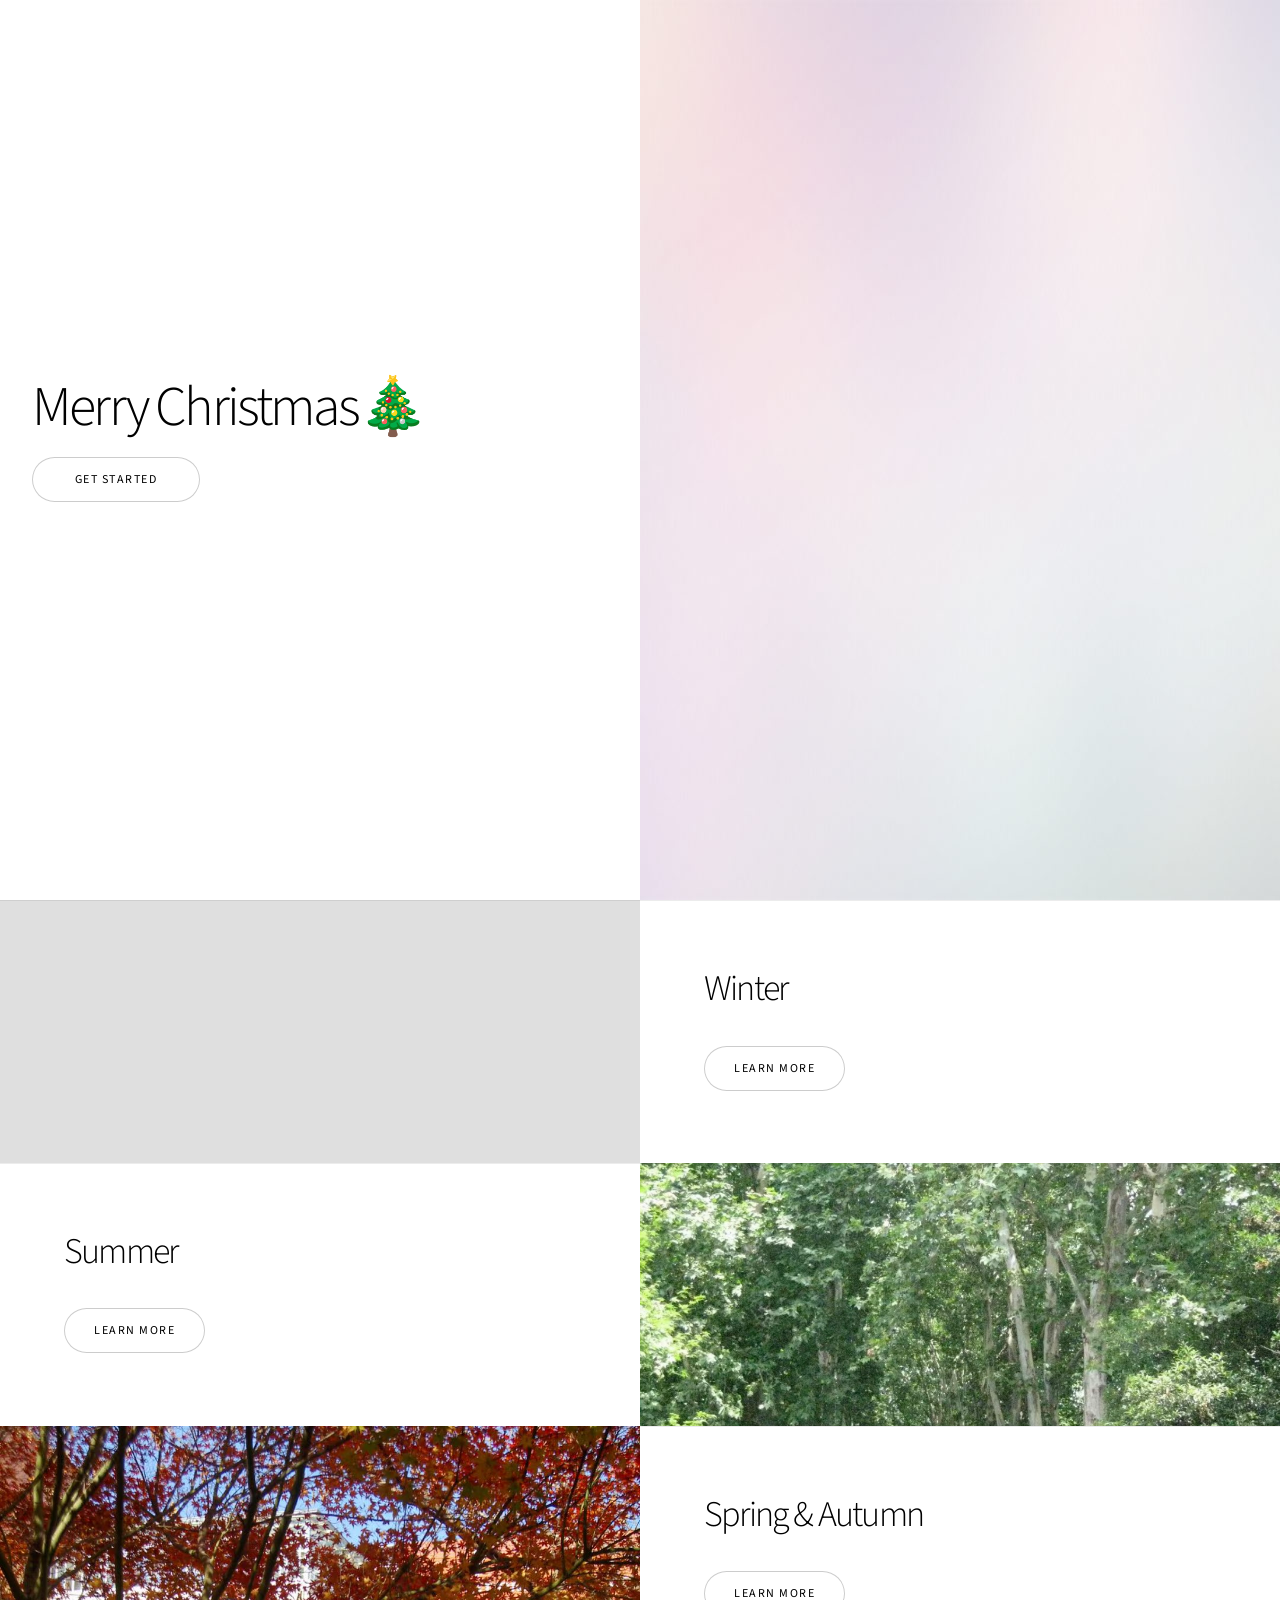
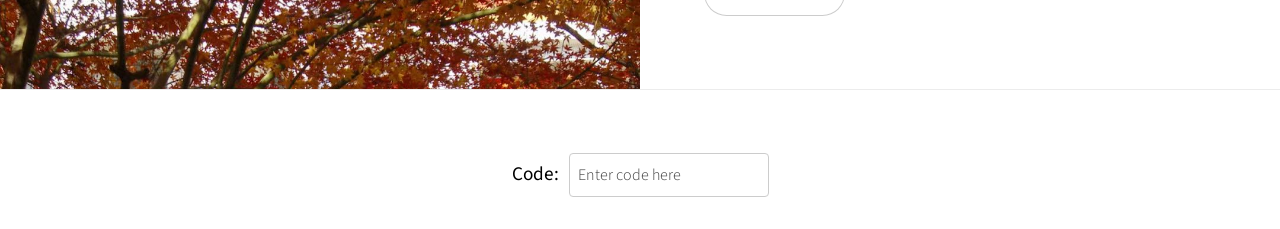
<file: index.html>
<!DOCTYPE HTML>
<html>
	<head>
		<title>Gift for you</title>
		<meta charset="utf-8" />
		<meta name="viewport" content="width=device-width, initial-scale=1, user-scalable=no" />
		<link rel="icon" type="image/x-icon" href="favicon.ico" />
		<link rel="stylesheet" href="assets/css/main.css" />
		<noscript><link rel="stylesheet" href="assets/css/noscript.css" /></noscript>
	</head>
	<body class="is-preload">

		<!-- Wrapper -->
			<div id="wrapper" class="divided">

				<!-- One -->
					<section class="banner style1 orient-left content-align-left image-position-right fullscreen onload-image-fade-in onload-content-fade-right">
						<div class="content">
							<h1>Merry Christmas🎄</h1>
							<ul class="actions stacked">
								<li><a href="#first" class="button big wide smooth-scroll-middle">Get Started</a></li>
							</ul>
						</div>
						<div class="image">
							<img src="images/bg.jpg" alt="" />
						</div>
					</section>

				<!-- Two -->
			<section class="spotlight style1 orient-right content-align-left image-position-center onscroll-image-fade-in" id="first">
						<div class="content">
							<h2>Winter</h2>
							<p></p>
							<ul class="actions stacked">
								<li><a href="subpage1.html" class="button">Learn More</a></li>
							</ul>
						</div>
						<div class="image">
							<img src="our images/winter.jpg" alt="" />
						</div>
					</section>

				<!-- Three -->
			<section class="spotlight style1 orient-left content-align-left image-position-center onscroll-image-fade-in" id="second">
						<div class="content">
							<h2>Summer</h2>
							<p></p>
							<ul class="actions stacked">
								<li><a href="subpage2.html" class="button">Learn More</a></li>
							</ul>
						</div>
						<div class="image">
							<img src="our images/summer.jpg" alt="" />
						</div>
					</section>

				<!-- Four -->
			<section class="spotlight style1 orient-right content-align-left image-position-center onscroll-image-fade-in" id="third">
				<div class="content">
					<h2>Spring & Autumn</h2>
					<p></p>
					<ul class="actions stacked">
						<li><a href="subpage3.html" class="button">Learn More</a></li>
					</ul>
				</div>
				<div class="image" style="overflow: hidden;">
					<img src="our images/autumn.jpg" alt="" style="object-position: top;" />
				</div>
			</section>



				<!-- Seven -->
						<section class="wrapper style1 align-center">
							<div class="inner medium">
								<!-- Code Input Section -->
							<div style="text-align: center;">
								<div style="display: flex; justify-content: center; align-items: center; gap: 10px;">
									<label for="code-input" style="font-size: 1.2em; margin: 0;">Code:</label>
									<input type="text" id="code-input" placeholder="Enter code here" style="padding: 8px; font-size: 1em; border: 1px solid #ccc; border-radius: 4px; width: 200px; margin: 0;" />
								</div>
								<p id="code-message" style="margin-top: 10px; color: #ff6b6b; font-size: 0.9em; display: none;">Incorrect code, please try again.</p>
							</div>
							</div>
						</section>

				</div>

		<!-- Scripts -->
		<script src="assets/js/jquery.min.js"></script>
		<script src="assets/js/jquery.scrollex.min.js"></script>
		<script src="assets/js/jquery.scrolly.min.js"></script>
		<script src="assets/js/browser.min.js"></script>
		<script src="assets/js/breakpoints.min.js"></script>
		<script src="assets/js/util.js"></script>
		<script src="assets/js/main.js"></script>

		<script>
			document.addEventListener('DOMContentLoaded', function() {
			// Code验证功能
			const codeInput = document.getElementById('code-input');
			const codeMessage = document.getElementById('code-message');
			
			if (codeInput) {
				codeInput.addEventListener('keypress', function(event) {
					if (event.key === 'Enter') {
						const enteredCode = codeInput.value.trim();
						
						if (enteredCode === '2672') {
							// 正确代码，跳转到subpage4.html
							window.location.href = 'subpage4.html';
						} else {
							// 错误代码，显示错误消息
							codeMessage.style.display = 'block';
							codeInput.value = '';
							
							// 3秒后隐藏错误消息
							setTimeout(function() {
								codeMessage.style.display = 'none';
							}, 3000);
						}
					}
				});
			}
			
			// 导航栏平滑滚动功能
			const navLinks = document.querySelectorAll('.nav-link');
			navLinks.forEach(link => {
				link.addEventListener('click', function(e) {
					e.preventDefault();
					const targetId = this.getAttribute('href').substring(1);
					const targetElement = document.getElementById(targetId);
					
					if (targetElement) {
						const elementRect = targetElement.getBoundingClientRect();
						const absoluteElementTop = elementRect.top + window.pageYOffset;
						const offsetPosition = absoluteElementTop - (window.innerHeight / 2) + (elementRect.height / 2);
						
						window.scrollTo({
							top: offsetPosition,
							behavior: 'smooth'
						});
					}
				});
			});
		});
		</script>

	</body>
</html>
</file>
<file: assets/css/noscript.css>
/* Banner (transitions) */

	.banner.onload-content-fade-up .content {
		-moz-transition: none;
		-webkit-transition: none;
		-ms-transition: none;
		transition: none;
	}

	body.is-preload .banner.onload-content-fade-up .content {
		-moz-transform: none;
		-webkit-transform: none;
		-ms-transform: none;
		transform: none;
		opacity: 1;
	}

	.banner.onload-content-fade-down .content {
		-moz-transition: none;
		-webkit-transition: none;
		-ms-transition: none;
		transition: none;
	}

	body.is-preload .banner.onload-content-fade-down .content {
		-moz-transform: none;
		-webkit-transform: none;
		-ms-transform: none;
		transform: none;
		opacity: 1;
	}

	.banner.onload-content-fade-left .content {
		-moz-transition: none;
		-webkit-transition: none;
		-ms-transition: none;
		transition: none;
	}

	body.is-preload .banner.onload-content-fade-left .content {
		-moz-transform: none;
		-webkit-transform: none;
		-ms-transform: none;
		transform: none;
		opacity: 1;
	}

	.banner.onload-content-fade-right .content {
		-moz-transition: none;
		-webkit-transition: none;
		-ms-transition: none;
		transition: none;
	}

	body.is-preload .banner.onload-content-fade-right .content {
		-moz-transform: none;
		-webkit-transform: none;
		-ms-transform: none;
		transform: none;
		opacity: 1;
	}

	.banner.onload-content-fade-in .content {
		-moz-transition: none;
		-webkit-transition: none;
		-ms-transition: none;
		transition: none;
	}

	body.is-preload .banner.onload-content-fade-in .content {
		-moz-transform: none;
		-webkit-transform: none;
		-ms-transform: none;
		transform: none;
		opacity: 1;
	}

	.banner.onload-image-fade-up .image {
		-moz-transition: none;
		-webkit-transition: none;
		-ms-transition: none;
		transition: none;
	}

		.banner.onload-image-fade-up .image img {
			-moz-transition: none;
			-webkit-transition: none;
			-ms-transition: none;
			transition: none;
		}

	body.is-preload .banner.onload-image-fade-up .image {
		-moz-transform: none;
		-webkit-transform: none;
		-ms-transform: none;
		transform: none;
		opacity: 1;
	}

		body.is-preload .banner.onload-image-fade-up .image img {
			opacity: 1;
		}

	.banner.onload-image-fade-down .image {
		-moz-transition: none;
		-webkit-transition: none;
		-ms-transition: none;
		transition: none;
	}

		.banner.onload-image-fade-down .image img {
			-moz-transition: none;
			-webkit-transition: none;
			-ms-transition: none;
			transition: none;
		}

	body.is-preload .banner.onload-image-fade-down .image {
		-moz-transform: none;
		-webkit-transform: none;
		-ms-transform: none;
		transform: none;
		opacity: 1;
	}

		body.is-preload .banner.onload-image-fade-down .image img {
			opacity: 1;
		}

	.banner.onload-image-fade-left .image {
		-moz-transition: none;
		-webkit-transition: none;
		-ms-transition: none;
		transition: none;
	}

		.banner.onload-image-fade-left .image img {
			-moz-transition: none;
			-webkit-transition: none;
			-ms-transition: none;
			transition: none;
		}

	body.is-preload .banner.onload-image-fade-left .image {
		-moz-transform: none;
		-webkit-transform: none;
		-ms-transform: none;
		transform: none;
		opacity: 1;
	}

		body.is-preload .banner.onload-image-fade-left .image img {
			opacity: 1;
		}

	.banner.onload-image-fade-right .image {
		-moz-transition: none;
		-webkit-transition: none;
		-ms-transition: none;
		transition: none;
	}

		.banner.onload-image-fade-right .image img {
			-moz-transition: none;
			-webkit-transition: none;
			-ms-transition: none;
			transition: none;
		}

	body.is-preload .banner.onload-image-fade-right .image {
		-moz-transform: none;
		-webkit-transform: none;
		-ms-transform: none;
		transform: none;
		opacity: 1;
	}

		body.is-preload .banner.onload-image-fade-right .image img {
			opacity: 1;
		}

	.banner.onload-image-fade-in .image img {
		-moz-transition: none;
		-webkit-transition: none;
		-ms-transition: none;
		transition: none;
	}

	body.is-preload .banner.onload-image-fade-in .image img {
		opacity: 1;
	}

	.banner.onscroll-content-fade-up .content {
		-moz-transition: none;
		-webkit-transition: none;
		-ms-transition: none;
		transition: none;
	}

	.banner.onscroll-content-fade-up.is-inactive .content {
		-moz-transform: none;
		-webkit-transform: none;
		-ms-transform: none;
		transform: none;
		opacity: 1;
	}

	.banner.onscroll-content-fade-down .content {
		-moz-transition: none;
		-webkit-transition: none;
		-ms-transition: none;
		transition: none;
	}

	.banner.onscroll-content-fade-down.is-inactive .content {
		-moz-transform: none;
		-webkit-transform: none;
		-ms-transform: none;
		transform: none;
		opacity: 1;
	}

	.banner.onscroll-content-fade-left .content {
		-moz-transition: none;
		-webkit-transition: none;
		-ms-transition: none;
		transition: none;
	}

	.banner.onscroll-content-fade-left.is-inactive .content {
		-moz-transform: none;
		-webkit-transform: none;
		-ms-transform: none;
		transform: none;
		opacity: 1;
	}

	.banner.onscroll-content-fade-right .content {
		-moz-transition: none;
		-webkit-transition: none;
		-ms-transition: none;
		transition: none;
	}

	.banner.onscroll-content-fade-right.is-inactive .content {
		-moz-transform: none;
		-webkit-transform: none;
		-ms-transform: none;
		transform: none;
		opacity: 1;
	}

	.banner.onscroll-content-fade-in .content {
		-moz-transition: none;
		-webkit-transition: none;
		-ms-transition: none;
		transition: none;
	}

	.banner.onscroll-content-fade-in.is-inactive .content {
		-moz-transform: none;
		-webkit-transform: none;
		-ms-transform: none;
		transform: none;
		opacity: 1;
	}

	.banner.onscroll-image-fade-up .image {
		-moz-transition: none;
		-webkit-transition: none;
		-ms-transition: none;
		transition: none;
	}

		.banner.onscroll-image-fade-up .image img {
			-moz-transition: none;
			-webkit-transition: none;
			-ms-transition: none;
			transition: none;
		}

	.banner.onscroll-image-fade-up.is-inactive .image {
		-moz-transform: none;
		-webkit-transform: none;
		-ms-transform: none;
		transform: none;
		opacity: 1;
	}

		.banner.onscroll-image-fade-up.is-inactive .image img {
			opacity: 1;
		}

	.banner.onscroll-image-fade-down .image {
		-moz-transition: none;
		-webkit-transition: none;
		-ms-transition: none;
		transition: none;
	}

		.banner.onscroll-image-fade-down .image img {
			-moz-transition: none;
			-webkit-transition: none;
			-ms-transition: none;
			transition: none;
		}

	.banner.onscroll-image-fade-down.is-inactive .image {
		-moz-transform: none;
		-webkit-transform: none;
		-ms-transform: none;
		transform: none;
		opacity: 1;
	}

		.banner.onscroll-image-fade-down.is-inactive .image img {
			opacity: 1;
		}

	.banner.onscroll-image-fade-left .image {
		-moz-transition: none;
		-webkit-transition: none;
		-ms-transition: none;
		transition: none;
	}

		.banner.onscroll-image-fade-left .image img {
			-moz-transition: none;
			-webkit-transition: none;
			-ms-transition: none;
			transition: none;
		}

	.banner.onscroll-image-fade-left.is-inactive .image {
		-moz-transform: none;
		-webkit-transform: none;
		-ms-transform: none;
		transform: none;
		opacity: 1;
	}

		.banner.onscroll-image-fade-left.is-inactive .image img {
			opacity: 1;
		}

	.banner.onscroll-image-fade-right .image {
		-moz-transition: none;
		-webkit-transition: none;
		-ms-transition: none;
		transition: none;
	}

		.banner.onscroll-image-fade-right .image img {
			-moz-transition: none;
			-webkit-transition: none;
			-ms-transition: none;
			transition: none;
		}

	.banner.onscroll-image-fade-right.is-inactive .image {
		-moz-transform: none;
		-webkit-transform: none;
		-ms-transform: none;
		transform: none;
		opacity: 1;
	}

		.banner.onscroll-image-fade-right.is-inactive .image img {
			opacity: 1;
		}

	.banner.onscroll-image-fade-in .image img {
		-moz-transition: none;
		-webkit-transition: none;
		-ms-transition: none;
		transition: none;
	}

	.banner.onscroll-image-fade-in.is-inactive .image img {
		opacity: 1;
	}
</file>
<file: assets/css/main.css>
@import url(font-awesome.min.css);
@import url("https://fonts.googleapis.com/css?family=Source+Sans+Pro:300,300i,400,400i");


html, body, div, span, applet, object,
iframe, h1, h2, h3, h4, h5, h6, p, blockquote,
pre, a, abbr, acronym, address, big, cite,
code, del, dfn, em, img, ins, kbd, q, s, samp,
small, strike, strong, sub, sup, tt, var, b,
u, i, center, dl, dt, dd, ol, ul, li, fieldset,
form, label, legend, table, caption, tbody,
tfoot, thead, tr, th, td, article, aside,
canvas, details, embed, figure, figcaption,
footer, header, hgroup, menu, nav, output, ruby,
section, summary, time, mark, audio, video {
	margin: 0;
	padding: 0;
	border: 0;
	font-size: 100%;
	font: inherit;
	vertical-align: baseline;}

article, aside, details, figcaption, figure,
footer, header, hgroup, menu, nav, section {
	display: block;}

body {
	line-height: 1;
}

ol, ul {
	list-style: none;
}

blockquote, q {
	quotes: none;
}

	blockquote:before, blockquote:after, q:before, q:after {
		content: '';
		content: none;
	}

table {
	border-collapse: collapse;
	border-spacing: 0;
}

body {
	-webkit-text-size-adjust: none;
}

mark {
	background-color: transparent;
	color: inherit;
}

input::-moz-focus-inner {
	border: 0;
	padding: 0;
}

input, select, textarea {
	-moz-appearance: none;
	-webkit-appearance: none;
	-ms-appearance: none;
	appearance: none;
}

/* Basic */

	@-ms-viewport {
		width: device-width;
	}

	body {
		-ms-overflow-style: scrollbar;
	}

	@media screen and (max-width: 480px) {

		html, body {
			min-width: 320px;
		}

	}

	html {
		box-sizing: border-box;
	}

	*, *:before, *:after {
		box-sizing: inherit;
	}

	body {
		background: #ffffff;
	}

		body.is-preload *, body.is-preload *:before, body.is-preload *:after {
			-moz-animation: none !important;
			-webkit-animation: none !important;
			-ms-animation: none !important;
			animation: none !important;
			-moz-transition: none !important;
			-webkit-transition: none !important;
			-ms-transition: none !important;
			transition: none !important;
		}

/* Type */

	html {
		font-size: 18pt;
	}

		@media screen and (max-width: 1680px) {

			html {
				font-size: 14pt;
			}

		}

		@media screen and (max-width: 1280px) {

			html {
				font-size: 12pt;
			}

		}

		@media screen and (max-width: 736px) {

			html {
				font-size: 11pt;
			}

		}

		@media screen and (max-width: 360px) {

			html {
				font-size: 10pt;
			}

		}

	body {
		background-color: #ffffff;
		color: #000000;
	}

	body, input, select, textarea {
		font-family: "Source Sans Pro", Helvetica, sans-serif;
		font-size: 1rem;
		font-weight: 300;
		line-height: 1.65;
	}

	a {
		-moz-transition: color 0.2s ease-in-out;
		-webkit-transition: color 0.2s ease-in-out;
		-ms-transition: color 0.2s ease-in-out;
		transition: color 0.2s ease-in-out;
		text-decoration: underline;
	}

		a:hover {
			text-decoration: none;
		}

	strong, b {
		font-weight: 400;
	}

	em, i {
		font-style: italic;
	}

	p {
		margin: 0 0 2rem 0;
	}

		p.major {
			font-size: 1.25rem;
		}

	h1, h2, h3, h4, h5, h6 {
		font-weight: 300;
		line-height: 1.375;
		letter-spacing: -0.05em;
		margin: 0 0 1rem 0;
	}

		h1 a, h2 a, h3 a, h4 a, h5 a, h6 a {
			color: inherit;
			text-decoration: none;
		}

	h1 {
		font-size: 3.5rem;
		line-height: 1.2;
	}

	h2 {
		font-size: 2.25rem;
	}

		h2.subtitle {
			font-size: 1.5rem;
			font-weight: 300;
			opacity: 0.8;
			margin-bottom: 0.5rem;
		}

	h3 {
		font-size: 1.5rem;
	}

	h4 {
		font-size: 1.1rem;
	}

	h5 {
		font-size: 0.9rem;
	}

	h6 {
		font-size: 0.7rem;
	}

	sub {
		font-size: 0.8rem;
		position: relative;
		top: 0.5rem;
	}

	sup {
		font-size: 0.8rem;
		position: relative;
		top: -0.5rem;
	}

	blockquote {
		border-left: solid 4px;
		font-style: italic;
		margin: 0 0 2rem 0;
		padding: 0.5rem 0 0.5rem 2rem;
	}

	code {
		border-radius: 4px;
		font-family: "Courier New", monospace;
		font-size: 0.9em;
		margin: 0 0.25rem;
		padding: 0.25rem 0.325rem;
	}

	pre {
		-webkit-overflow-scrolling: touch;
		font-family: "Courier New", monospace;
		font-size: 0.9em;
		margin: 0 0 2rem 0;
	}

		pre code {
			display: block;
			line-height: 1.5;
			padding: 0.75rem 1rem;
			overflow-x: auto;
		}

	hr {
		border: 0;
		border-bottom: solid 1px;
		margin: 2.5rem 0;
	}

		hr.major {
			margin: 3.5rem 0;
		}

	.align-left {
		text-align: left;
	}

	.align-center {
		text-align: center;
	}

	.align-right {
		text-align: right;
	}

	@media screen and (max-width: 736px) {

		p.major {
			font-size: 1.1rem;
		}

		h1 {
			font-size: 2.5rem;
		}

		h2 {
			font-size: 2rem;
		}

		h3 {
			font-size: 1.25rem;
		}

		h4 {
			font-size: 1rem;
		}

	}

	input, select, textarea {
		color: #000000;
	}

	a {
		color: #000000;
	}

		a:hover {
			color: #47D3E5;
		}

	strong, b {
		color: #000000;
	}

	h1, h2, h3, h4, h5, h6 {
		color: #000000;
	}

	blockquote {
		border-left-color: rgba(0, 0, 0, 0.2);
	}

	code {
		background: rgba(0, 0, 0, 0.05);
		border-color: rgba(0, 0, 0, 0.2);
	}

	hr {
		border-bottom-color: rgba(0, 0, 0, 0.2);
	}

/* Row */

	.row {
		display: flex;
		flex-wrap: wrap;
		box-sizing: border-box;
		align-items: stretch;
	}

		.row > * {
			box-sizing: border-box;
		}

		.row.gtr-uniform > * > :last-child {
			margin-bottom: 0;
		}

		.row.aln-left {
			justify-content: flex-start;
		}

		.row.aln-center {
			justify-content: center;
		}

		.row.aln-right {
			justify-content: flex-end;
		}

		.row.aln-top {
			align-items: flex-start;
		}

		.row.aln-middle {
			align-items: center;
		}

		.row.aln-bottom {
			align-items: flex-end;
		}

		.row > .imp {
			order: -1;
		}

		.row > .col-1 {
			width: 8.3333333333%;
		}

		.row > .off-1 {
			margin-left: 8.3333333333%;
		}

		.row > .col-2 {
			width: 16.6666666667%;
		}

		.row > .off-2 {
			margin-left: 16.6666666667%;
		}

		.row > .col-3 {
			width: 25%;
		}

		.row > .off-3 {
			margin-left: 25%;
		}

		.row > .col-4 {
			width: 33.3333333333%;
		}

		.row > .off-4 {
			margin-left: 33.3333333333%;
		}

		.row > .col-5 {
			width: 41.6666666667%;
		}

		.row > .off-5 {
			margin-left: 41.6666666667%;
		}

		.row > .col-6 {
			width: 50%;
		}

		.row > .off-6 {
			margin-left: 50%;
		}

		.row > .col-7 {
			width: 58.3333333333%;
		}

		.row > .off-7 {
			margin-left: 58.3333333333%;
		}

		.row > .col-8 {
			width: 66.6666666667%;
		}

		.row > .off-8 {
			margin-left: 66.6666666667%;
		}

		.row > .col-9 {
			width: 75%;
		}

		.row > .off-9 {
			margin-left: 75%;
		}

		.row > .col-10 {
			width: 83.3333333333%;
		}

		.row > .off-10 {
			margin-left: 83.3333333333%;
		}

		.row > .col-11 {
			width: 91.6666666667%;
		}

		.row > .off-11 {
			margin-left: 91.6666666667%;
		}

		.row > .col-12 {
			width: 100%;
		}

		.row > .off-12 {
			margin-left: 100%;
		}

		.row.gtr-0 {
			margin-top: 0;
			margin-left: 0rem;
		}

			.row.gtr-0 > * {
				padding: 0 0 0 0rem;
			}

			.row.gtr-0.gtr-uniform {
				margin-top: 0rem;
			}

				.row.gtr-0.gtr-uniform > * {
					padding-top: 0rem;
				}

		.row.gtr-25 {
			margin-top: 0;
			margin-left: -0.5rem;
		}

			.row.gtr-25 > * {
				padding: 0 0 0 0.5rem;
			}

			.row.gtr-25.gtr-uniform {
				margin-top: -0.5rem;
			}

				.row.gtr-25.gtr-uniform > * {
					padding-top: 0.5rem;
				}

		.row.gtr-50 {
			margin-top: 0;
			margin-left: -1rem;
		}

			.row.gtr-50 > * {
				padding: 0 0 0 1rem;
			}

			.row.gtr-50.gtr-uniform {
				margin-top: -1rem;
			}

				.row.gtr-50.gtr-uniform > * {
					padding-top: 1rem;
				}

		.row {
			margin-top: 0;
			margin-left: -2rem;
		}

			.row > * {
				padding: 0 0 0 2rem;
			}

			.row.gtr-uniform {
				margin-top: -2rem;
			}

				.row.gtr-uniform > * {
					padding-top: 2rem;
				}

		.row.gtr-150 {
			margin-top: 0;
			margin-left: -3rem;
		}

			.row.gtr-150 > * {
				padding: 0 0 0 3rem;
			}

			.row.gtr-150.gtr-uniform {
				margin-top: -3rem;
			}

				.row.gtr-150.gtr-uniform > * {
					padding-top: 3rem;
				}

		.row.gtr-200 {
			margin-top: 0;
			margin-left: -4rem;
		}

			.row.gtr-200 > * {
				padding: 0 0 0 4rem;
			}

			.row.gtr-200.gtr-uniform {
				margin-top: -4rem;
			}

				.row.gtr-200.gtr-uniform > * {
					padding-top: 4rem;
				}

		@media screen and (max-width: 1680px) {

			.row {
				display: flex;
				flex-wrap: wrap;
				box-sizing: border-box;
				align-items: stretch;
			}

				.row > * {
					box-sizing: border-box;
				}

				.row.gtr-uniform > * > :last-child {
					margin-bottom: 0;
				}

				.row.aln-left {
					justify-content: flex-start;
				}

				.row.aln-center {
					justify-content: center;
				}

				.row.aln-right {
					justify-content: flex-end;
				}

				.row.aln-top {
					align-items: flex-start;
				}

				.row.aln-middle {
					align-items: center;
				}

				.row.aln-bottom {
					align-items: flex-end;
				}

				.row > .imp-xlarge {
					order: -1;
				}

				.row > .col-1-xlarge {
					width: 8.3333333333%;
				}

				.row > .off-1-xlarge {
					margin-left: 8.3333333333%;
				}

				.row > .col-2-xlarge {
					width: 16.6666666667%;
				}

				.row > .off-2-xlarge {
					margin-left: 16.6666666667%;
				}

				.row > .col-3-xlarge {
					width: 25%;
				}

				.row > .off-3-xlarge {
					margin-left: 25%;
				}

				.row > .col-4-xlarge {
					width: 33.3333333333%;
				}

				.row > .off-4-xlarge {
					margin-left: 33.3333333333%;
				}

				.row > .col-5-xlarge {
					width: 41.6666666667%;
				}

				.row > .off-5-xlarge {
					margin-left: 41.6666666667%;
				}

				.row > .col-6-xlarge {
					width: 50%;
				}

				.row > .off-6-xlarge {
					margin-left: 50%;
				}

				.row > .col-7-xlarge {
					width: 58.3333333333%;
				}

				.row > .off-7-xlarge {
					margin-left: 58.3333333333%;
				}

				.row > .col-8-xlarge {
					width: 66.6666666667%;
				}

				.row > .off-8-xlarge {
					margin-left: 66.6666666667%;
				}

				.row > .col-9-xlarge {
					width: 75%;
				}

				.row > .off-9-xlarge {
					margin-left: 75%;
				}

				.row > .col-10-xlarge {
					width: 83.3333333333%;
				}

				.row > .off-10-xlarge {
					margin-left: 83.3333333333%;
				}

				.row > .col-11-xlarge {
					width: 91.6666666667%;
				}

				.row > .off-11-xlarge {
					margin-left: 91.6666666667%;
				}

				.row > .col-12-xlarge {
					width: 100%;
				}

				.row > .off-12-xlarge {
					margin-left: 100%;
				}

				.row.gtr-0 {
					margin-top: 0;
					margin-left: 0rem;
				}

					.row.gtr-0 > * {
						padding: 0 0 0 0rem;
					}

					.row.gtr-0.gtr-uniform {
						margin-top: 0rem;
					}

						.row.gtr-0.gtr-uniform > * {
							padding-top: 0rem;
						}

				.row.gtr-25 {
					margin-top: 0;
					margin-left: -0.5rem;
				}

					.row.gtr-25 > * {
						padding: 0 0 0 0.5rem;
					}

					.row.gtr-25.gtr-uniform {
						margin-top: -0.5rem;
					}

						.row.gtr-25.gtr-uniform > * {
							padding-top: 0.5rem;
						}

				.row.gtr-50 {
					margin-top: 0;
					margin-left: -1rem;
				}

					.row.gtr-50 > * {
						padding: 0 0 0 1rem;
					}

					.row.gtr-50.gtr-uniform {
						margin-top: -1rem;
					}

						.row.gtr-50.gtr-uniform > * {
							padding-top: 1rem;
						}

				.row {
					margin-top: 0;
					margin-left: -2rem;
				}

					.row > * {
						padding: 0 0 0 2rem;
					}

					.row.gtr-uniform {
						margin-top: -2rem;
					}

						.row.gtr-uniform > * {
							padding-top: 2rem;
						}

				.row.gtr-150 {
					margin-top: 0;
					margin-left: -3rem;
				}

					.row.gtr-150 > * {
						padding: 0 0 0 3rem;
					}

					.row.gtr-150.gtr-uniform {
						margin-top: -3rem;
					}

						.row.gtr-150.gtr-uniform > * {
							padding-top: 3rem;
						}

				.row.gtr-200 {
					margin-top: 0;
					margin-left: -4rem;
				}

					.row.gtr-200 > * {
						padding: 0 0 0 4rem;
					}

					.row.gtr-200.gtr-uniform {
						margin-top: -4rem;
					}

						.row.gtr-200.gtr-uniform > * {
							padding-top: 4rem;
						}

		}

		@media screen and (max-width: 1280px) {

			.row {
				display: flex;
				flex-wrap: wrap;
				box-sizing: border-box;
				align-items: stretch;
			}

				.row > * {
					box-sizing: border-box;
				}

				.row.gtr-uniform > * > :last-child {
					margin-bottom: 0;
				}

				.row.aln-left {
					justify-content: flex-start;
				}

				.row.aln-center {
					justify-content: center;
				}

				.row.aln-right {
					justify-content: flex-end;
				}

				.row.aln-top {
					align-items: flex-start;
				}

				.row.aln-middle {
					align-items: center;
				}

				.row.aln-bottom {
					align-items: flex-end;
				}

				.row > .imp-large {
					order: -1;
				}

				.row > .col-1-large {
					width: 8.3333333333%;
				}

				.row > .off-1-large {
					margin-left: 8.3333333333%;
				}

				.row > .col-2-large {
					width: 16.6666666667%;
				}

				.row > .off-2-large {
					margin-left: 16.6666666667%;
				}

				.row > .col-3-large {
					width: 25%;
				}

				.row > .off-3-large {
					margin-left: 25%;
				}

				.row > .col-4-large {
					width: 33.3333333333%;
				}

				.row > .off-4-large {
					margin-left: 33.3333333333%;
				}

				.row > .col-5-large {
					width: 41.6666666667%;
				}

				.row > .off-5-large {
					margin-left: 41.6666666667%;
				}

				.row > .col-6-large {
					width: 50%;
				}

				.row > .off-6-large {
					margin-left: 50%;
				}

				.row > .col-7-large {
					width: 58.3333333333%;
				}

				.row > .off-7-large {
					margin-left: 58.3333333333%;
				}

				.row > .col-8-large {
					width: 66.6666666667%;
				}

				.row > .off-8-large {
					margin-left: 66.6666666667%;
				}

				.row > .col-9-large {
					width: 75%;
				}

				.row > .off-9-large {
					margin-left: 75%;
				}

				.row > .col-10-large {
					width: 83.3333333333%;
				}

				.row > .off-10-large {
					margin-left: 83.3333333333%;
				}

				.row > .col-11-large {
					width: 91.6666666667%;
				}

				.row > .off-11-large {
					margin-left: 91.6666666667%;
				}

				.row > .col-12-large {
					width: 100%;
				}

				.row > .off-12-large {
					margin-left: 100%;
				}

				.row.gtr-0 {
					margin-top: 0;
					margin-left: 0rem;
				}

					.row.gtr-0 > * {
						padding: 0 0 0 0rem;
					}

					.row.gtr-0.gtr-uniform {
						margin-top: 0rem;
					}

						.row.gtr-0.gtr-uniform > * {
							padding-top: 0rem;
						}

				.row.gtr-25 {
					margin-top: 0;
					margin-left: -0.5rem;
				}

					.row.gtr-25 > * {
						padding: 0 0 0 0.5rem;
					}

					.row.gtr-25.gtr-uniform {
						margin-top: -0.5rem;
					}

						.row.gtr-25.gtr-uniform > * {
							padding-top: 0.5rem;
						}

				.row.gtr-50 {
					margin-top: 0;
					margin-left: -1rem;
				}

					.row.gtr-50 > * {
						padding: 0 0 0 1rem;
					}

					.row.gtr-50.gtr-uniform {
						margin-top: -1rem;
					}

						.row.gtr-50.gtr-uniform > * {
							padding-top: 1rem;
						}

				.row {
					margin-top: 0;
					margin-left: -2rem;
				}

					.row > * {
						padding: 0 0 0 2rem;
					}

					.row.gtr-uniform {
						margin-top: -2rem;
					}

						.row.gtr-uniform > * {
							padding-top: 2rem;
						}

				.row.gtr-150 {
					margin-top: 0;
					margin-left: -3rem;
				}

					.row.gtr-150 > * {
						padding: 0 0 0 3rem;
					}

					.row.gtr-150.gtr-uniform {
						margin-top: -3rem;
					}

						.row.gtr-150.gtr-uniform > * {
							padding-top: 3rem;
						}

				.row.gtr-200 {
					margin-top: 0;
					margin-left: -4rem;
				}

					.row.gtr-200 > * {
						padding: 0 0 0 4rem;
					}

					.row.gtr-200.gtr-uniform {
						margin-top: -4rem;
					}

						.row.gtr-200.gtr-uniform > * {
							padding-top: 4rem;
						}

		}

		@media screen and (max-width: 980px) {

			.row {
				display: flex;
				flex-wrap: wrap;
				box-sizing: border-box;
				align-items: stretch;
			}

				.row > * {
					box-sizing: border-box;
				}

				.row.gtr-uniform > * > :last-child {
					margin-bottom: 0;
				}

				.row.aln-left {
					justify-content: flex-start;
				}

				.row.aln-center {
					justify-content: center;
				}

				.row.aln-right {
					justify-content: flex-end;
				}

				.row.aln-top {
					align-items: flex-start;
				}

				.row.aln-middle {
					align-items: center;
				}

				.row.aln-bottom {
					align-items: flex-end;
				}

				.row > .imp-medium {
					order: -1;
				}

				.row > .col-1-medium {
					width: 8.3333333333%;
				}

				.row > .off-1-medium {
					margin-left: 8.3333333333%;
				}

				.row > .col-2-medium {
					width: 16.6666666667%;
				}

				.row > .off-2-medium {
					margin-left: 16.6666666667%;
				}

				.row > .col-3-medium {
					width: 25%;
				}

				.row > .off-3-medium {
					margin-left: 25%;
				}

				.row > .col-4-medium {
					width: 33.3333333333%;
				}

				.row > .off-4-medium {
					margin-left: 33.3333333333%;
				}

				.row > .col-5-medium {
					width: 41.6666666667%;
				}

				.row > .off-5-medium {
					margin-left: 41.6666666667%;
				}

				.row > .col-6-medium {
					width: 50%;
				}

				.row > .off-6-medium {
					margin-left: 50%;
				}

				.row > .col-7-medium {
					width: 58.3333333333%;
				}

				.row > .off-7-medium {
					margin-left: 58.3333333333%;
				}

				.row > .col-8-medium {
					width: 66.6666666667%;
				}

				.row > .off-8-medium {
					margin-left: 66.6666666667%;
				}

				.row > .col-9-medium {
					width: 75%;
				}

				.row > .off-9-medium {
					margin-left: 75%;
				}

				.row > .col-10-medium {
					width: 83.3333333333%;
				}

				.row > .off-10-medium {
					margin-left: 83.3333333333%;
				}

				.row > .col-11-medium {
					width: 91.6666666667%;
				}

				.row > .off-11-medium {
					margin-left: 91.6666666667%;
				}

				.row > .col-12-medium {
					width: 100%;
				}

				.row > .off-12-medium {
					margin-left: 100%;
				}

				.row.gtr-0 {
					margin-top: 0;
					margin-left: 0rem;
				}

					.row.gtr-0 > * {
						padding: 0 0 0 0rem;
					}

					.row.gtr-0.gtr-uniform {
						margin-top: 0rem;
					}

						.row.gtr-0.gtr-uniform > * {
							padding-top: 0rem;
						}

				.row.gtr-25 {
					margin-top: 0;
					margin-left: -0.5rem;
				}

					.row.gtr-25 > * {
						padding: 0 0 0 0.5rem;
					}

					.row.gtr-25.gtr-uniform {
						margin-top: -0.5rem;
					}

						.row.gtr-25.gtr-uniform > * {
							padding-top: 0.5rem;
						}

				.row.gtr-50 {
					margin-top: 0;
					margin-left: -1rem;
				}

					.row.gtr-50 > * {
						padding: 0 0 0 1rem;
					}

					.row.gtr-50.gtr-uniform {
						margin-top: -1rem;
					}

						.row.gtr-50.gtr-uniform > * {
							padding-top: 1rem;
						}

				.row {
					margin-top: 0;
					margin-left: -2rem;
				}

					.row > * {
						padding: 0 0 0 2rem;
					}

					.row.gtr-uniform {
						margin-top: -2rem;
					}

						.row.gtr-uniform > * {
							padding-top: 2rem;
						}

				.row.gtr-150 {
					margin-top: 0;
					margin-left: -3rem;
				}

					.row.gtr-150 > * {
						padding: 0 0 0 3rem;
					}

					.row.gtr-150.gtr-uniform {
						margin-top: -3rem;
					}

						.row.gtr-150.gtr-uniform > * {
							padding-top: 3rem;
						}

				.row.gtr-200 {
					margin-top: 0;
					margin-left: -4rem;
				}

					.row.gtr-200 > * {
						padding: 0 0 0 4rem;
					}

					.row.gtr-200.gtr-uniform {
						margin-top: -4rem;
					}

						.row.gtr-200.gtr-uniform > * {
							padding-top: 4rem;
						}

		}

		@media screen and (max-width: 736px) {

			.row {
				display: flex;
				flex-wrap: wrap;
				box-sizing: border-box;
				align-items: stretch;
			}

				.row > * {
					box-sizing: border-box;
				}

				.row.gtr-uniform > * > :last-child {
					margin-bottom: 0;
				}

				.row.aln-left {
					justify-content: flex-start;
				}

				.row.aln-center {
					justify-content: center;
				}

				.row.aln-right {
					justify-content: flex-end;
				}

				.row.aln-top {
					align-items: flex-start;
				}

				.row.aln-middle {
					align-items: center;
				}

				.row.aln-bottom {
					align-items: flex-end;
				}

				.row > .imp-small {
					order: -1;
				}

				.row > .col-1-small {
					width: 8.3333333333%;
				}

				.row > .off-1-small {
					margin-left: 8.3333333333%;
				}

				.row > .col-2-small {
					width: 16.6666666667%;
				}

				.row > .off-2-small {
					margin-left: 16.6666666667%;
				}

				.row > .col-3-small {
					width: 25%;
				}

				.row > .off-3-small {
					margin-left: 25%;
				}

				.row > .col-4-small {
					width: 33.3333333333%;
				}

				.row > .off-4-small {
					margin-left: 33.3333333333%;
				}

				.row > .col-5-small {
					width: 41.6666666667%;
				}

				.row > .off-5-small {
					margin-left: 41.6666666667%;
				}

				.row > .col-6-small {
					width: 50%;
				}

				.row > .off-6-small {
					margin-left: 50%;
				}

				.row > .col-7-small {
					width: 58.3333333333%;
				}

				.row > .off-7-small {
					margin-left: 58.3333333333%;
				}

				.row > .col-8-small {
					width: 66.6666666667%;
				}

				.row > .off-8-small {
					margin-left: 66.6666666667%;
				}

				.row > .col-9-small {
					width: 75%;
				}

				.row > .off-9-small {
					margin-left: 75%;
				}

				.row > .col-10-small {
					width: 83.3333333333%;
				}

				.row > .off-10-small {
					margin-left: 83.3333333333%;
				}

				.row > .col-11-small {
					width: 91.6666666667%;
				}

				.row > .off-11-small {
					margin-left: 91.6666666667%;
				}

				.row > .col-12-small {
					width: 100%;
				}

				.row > .off-12-small {
					margin-left: 100%;
				}

				.row.gtr-0 {
					margin-top: 0;
					margin-left: 0rem;
				}

					.row.gtr-0 > * {
						padding: 0 0 0 0rem;
					}

					.row.gtr-0.gtr-uniform {
						margin-top: 0rem;
					}

						.row.gtr-0.gtr-uniform > * {
							padding-top: 0rem;
						}

				.row.gtr-25 {
					margin-top: 0;
					margin-left: -0.5rem;
				}

					.row.gtr-25 > * {
						padding: 0 0 0 0.5rem;
					}

					.row.gtr-25.gtr-uniform {
						margin-top: -0.5rem;
					}

						.row.gtr-25.gtr-uniform > * {
							padding-top: 0.5rem;
						}

				.row.gtr-50 {
					margin-top: 0;
					margin-left: -1rem;
				}

					.row.gtr-50 > * {
						padding: 0 0 0 1rem;
					}

					.row.gtr-50.gtr-uniform {
						margin-top: -1rem;
					}

						.row.gtr-50.gtr-uniform > * {
							padding-top: 1rem;
						}

				.row {
					margin-top: 0;
					margin-left: -2rem;
				}

					.row > * {
						padding: 0 0 0 2rem;
					}

					.row.gtr-uniform {
						margin-top: -2rem;
					}

						.row.gtr-uniform > * {
							padding-top: 2rem;
						}

				.row.gtr-150 {
					margin-top: 0;
					margin-left: -3rem;
				}

					.row.gtr-150 > * {
						padding: 0 0 0 3rem;
					}

					.row.gtr-150.gtr-uniform {
						margin-top: -3rem;
					}

						.row.gtr-150.gtr-uniform > * {
							padding-top: 3rem;
						}

				.row.gtr-200 {
					margin-top: 0;
					margin-left: -4rem;
				}

					.row.gtr-200 > * {
						padding: 0 0 0 4rem;
					}

					.row.gtr-200.gtr-uniform {
						margin-top: -4rem;
					}

						.row.gtr-200.gtr-uniform > * {
							padding-top: 4rem;
						}

		}

		@media screen and (max-width: 480px) {

			.row {
				display: flex;
				flex-wrap: wrap;
				box-sizing: border-box;
				align-items: stretch;
			}

				.row > * {
					box-sizing: border-box;
				}

				.row.gtr-uniform > * > :last-child {
					margin-bottom: 0;
				}

				.row.aln-left {
					justify-content: flex-start;
				}

				.row.aln-center {
					justify-content: center;
				}

				.row.aln-right {
					justify-content: flex-end;
				}

				.row.aln-top {
					align-items: flex-start;
				}

				.row.aln-middle {
					align-items: center;
				}

				.row.aln-bottom {
					align-items: flex-end;
				}

				.row > .imp-xsmall {
					order: -1;
				}

				.row > .col-1-xsmall {
					width: 8.3333333333%;
				}

				.row > .off-1-xsmall {
					margin-left: 8.3333333333%;
				}

				.row > .col-2-xsmall {
					width: 16.6666666667%;
				}

				.row > .off-2-xsmall {
					margin-left: 16.6666666667%;
				}

				.row > .col-3-xsmall {
					width: 25%;
				}

				.row > .off-3-xsmall {
					margin-left: 25%;
				}

				.row > .col-4-xsmall {
					width: 33.3333333333%;
				}

				.row > .off-4-xsmall {
					margin-left: 33.3333333333%;
				}

				.row > .col-5-xsmall {
					width: 41.6666666667%;
				}

				.row > .off-5-xsmall {
					margin-left: 41.6666666667%;
				}

				.row > .col-6-xsmall {
					width: 50%;
				}

				.row > .off-6-xsmall {
					margin-left: 50%;
				}

				.row > .col-7-xsmall {
					width: 58.3333333333%;
				}

				.row > .off-7-xsmall {
					margin-left: 58.3333333333%;
				}

				.row > .col-8-xsmall {
					width: 66.6666666667%;
				}

				.row > .off-8-xsmall {
					margin-left: 66.6666666667%;
				}

				.row > .col-9-xsmall {
					width: 75%;
				}

				.row > .off-9-xsmall {
					margin-left: 75%;
				}

				.row > .col-10-xsmall {
					width: 83.3333333333%;
				}

				.row > .off-10-xsmall {
					margin-left: 83.3333333333%;
				}

				.row > .col-11-xsmall {
					width: 91.6666666667%;
				}

				.row > .off-11-xsmall {
					margin-left: 91.6666666667%;
				}

				.row > .col-12-xsmall {
					width: 100%;
				}

				.row > .off-12-xsmall {
					margin-left: 100%;
				}

				.row.gtr-0 {
					margin-top: 0;
					margin-left: 0rem;
				}

					.row.gtr-0 > * {
						padding: 0 0 0 0rem;
					}

					.row.gtr-0.gtr-uniform {
						margin-top: 0rem;
					}

						.row.gtr-0.gtr-uniform > * {
							padding-top: 0rem;
						}

				.row.gtr-25 {
					margin-top: 0;
					margin-left: -0.5rem;
				}

					.row.gtr-25 > * {
						padding: 0 0 0 0.5rem;
					}

					.row.gtr-25.gtr-uniform {
						margin-top: -0.5rem;
					}

						.row.gtr-25.gtr-uniform > * {
							padding-top: 0.5rem;
						}

				.row.gtr-50 {
					margin-top: 0;
					margin-left: -1rem;
				}

					.row.gtr-50 > * {
						padding: 0 0 0 1rem;
					}

					.row.gtr-50.gtr-uniform {
						margin-top: -1rem;
					}

						.row.gtr-50.gtr-uniform > * {
							padding-top: 1rem;
						}

				.row {
					margin-top: 0;
					margin-left: -2rem;
				}

					.row > * {
						padding: 0 0 0 2rem;
					}

					.row.gtr-uniform {
						margin-top: -2rem;
					}

						.row.gtr-uniform > * {
							padding-top: 2rem;
						}

				.row.gtr-150 {
					margin-top: 0;
					margin-left: -3rem;
				}

					.row.gtr-150 > * {
						padding: 0 0 0 3rem;
					}

					.row.gtr-150.gtr-uniform {
						margin-top: -3rem;
					}

						.row.gtr-150.gtr-uniform > * {
							padding-top: 3rem;
						}

				.row.gtr-200 {
					margin-top: 0;
					margin-left: -4rem;
				}

					.row.gtr-200 > * {
						padding: 0 0 0 4rem;
					}

					.row.gtr-200.gtr-uniform {
						margin-top: -4rem;
					}

						.row.gtr-200.gtr-uniform > * {
							padding-top: 4rem;
						}

		}

		@media screen and (max-width: 360px) {

			.row {
				display: flex;
				flex-wrap: wrap;
				box-sizing: border-box;
				align-items: stretch;
			}

				.row > * {
					box-sizing: border-box;
				}

				.row.gtr-uniform > * > :last-child {
					margin-bottom: 0;
				}

				.row.aln-left {
					justify-content: flex-start;
				}

				.row.aln-center {
					justify-content: center;
				}

				.row.aln-right {
					justify-content: flex-end;
				}

				.row.aln-top {
					align-items: flex-start;
				}

				.row.aln-middle {
					align-items: center;
				}

				.row.aln-bottom {
					align-items: flex-end;
				}

				.row > .imp-xxsmall {
					order: -1;
				}

				.row > .col-1-xxsmall {
					width: 8.3333333333%;
				}

				.row > .off-1-xxsmall {
					margin-left: 8.3333333333%;
				}

				.row > .col-2-xxsmall {
					width: 16.6666666667%;
				}

				.row > .off-2-xxsmall {
					margin-left: 16.6666666667%;
				}

				.row > .col-3-xxsmall {
					width: 25%;
				}

				.row > .off-3-xxsmall {
					margin-left: 25%;
				}

				.row > .col-4-xxsmall {
					width: 33.3333333333%;
				}

				.row > .off-4-xxsmall {
					margin-left: 33.3333333333%;
				}

				.row > .col-5-xxsmall {
					width: 41.6666666667%;
				}

				.row > .off-5-xxsmall {
					margin-left: 41.6666666667%;
				}

				.row > .col-6-xxsmall {
					width: 50%;
				}

				.row > .off-6-xxsmall {
					margin-left: 50%;
				}

				.row > .col-7-xxsmall {
					width: 58.3333333333%;
				}

				.row > .off-7-xxsmall {
					margin-left: 58.3333333333%;
				}

				.row > .col-8-xxsmall {
					width: 66.6666666667%;
				}

				.row > .off-8-xxsmall {
					margin-left: 66.6666666667%;
				}

				.row > .col-9-xxsmall {
					width: 75%;
				}

				.row > .off-9-xxsmall {
					margin-left: 75%;
				}

				.row > .col-10-xxsmall {
					width: 83.3333333333%;
				}

				.row > .off-10-xxsmall {
					margin-left: 83.3333333333%;
				}

				.row > .col-11-xxsmall {
					width: 91.6666666667%;
				}

				.row > .off-11-xxsmall {
					margin-left: 91.6666666667%;
				}

				.row > .col-12-xxsmall {
					width: 100%;
				}

				.row > .off-12-xxsmall {
					margin-left: 100%;
				}

				.row.gtr-0 {
					margin-top: 0;
					margin-left: 0rem;
				}

					.row.gtr-0 > * {
						padding: 0 0 0 0rem;
					}

					.row.gtr-0.gtr-uniform {
						margin-top: 0rem;
					}

						.row.gtr-0.gtr-uniform > * {
							padding-top: 0rem;
						}

				.row.gtr-25 {
					margin-top: 0;
					margin-left: -0.5rem;
				}

					.row.gtr-25 > * {
						padding: 0 0 0 0.5rem;
					}

					.row.gtr-25.gtr-uniform {
						margin-top: -0.5rem;
					}

						.row.gtr-25.gtr-uniform > * {
							padding-top: 0.5rem;
						}

				.row.gtr-50 {
					margin-top: 0;
					margin-left: -1rem;
				}

					.row.gtr-50 > * {
						padding: 0 0 0 1rem;
					}

					.row.gtr-50.gtr-uniform {
						margin-top: -1rem;
					}

						.row.gtr-50.gtr-uniform > * {
							padding-top: 1rem;
						}

				.row {
					margin-top: 0;
					margin-left: -2rem;
				}

					.row > * {
						padding: 0 0 0 2rem;
					}

					.row.gtr-uniform {
						margin-top: -2rem;
					}

						.row.gtr-uniform > * {
							padding-top: 2rem;
						}

				.row.gtr-150 {
					margin-top: 0;
					margin-left: -3rem;
				}

					.row.gtr-150 > * {
						padding: 0 0 0 3rem;
					}

					.row.gtr-150.gtr-uniform {
						margin-top: -3rem;
					}

						.row.gtr-150.gtr-uniform > * {
							padding-top: 3rem;
						}

				.row.gtr-200 {
					margin-top: 0;
					margin-left: -4rem;
				}

					.row.gtr-200 > * {
						padding: 0 0 0 4rem;
					}

					.row.gtr-200.gtr-uniform {
						margin-top: -4rem;
					}

						.row.gtr-200.gtr-uniform > * {
							padding-top: 4rem;
						}

		}

/* Box */

	.box {
		border-radius: 4px;
		border: solid 1px;
		margin-bottom: 2rem;
		padding: 1.5rem;
	}

		.box > :last-child,
		.box > :last-child > :last-child,
		.box > :last-child > :last-child > :last-child {
			margin-bottom: 0;
		}

		.box.alt {
			border: 0;
			border-radius: 0;
			padding: 0;
		}

	.box {
		border-color: rgba(0, 0, 0, 0.2);
	}

/* Button */

	input[type="submit"],
	input[type="reset"],
	input[type="button"],
	button,
	.button {
		-moz-appearance: none;
		-webkit-appearance: none;
		-ms-appearance: none;
		appearance: none;
		-moz-transition: background-color 0.2s ease-in-out, box-shadow 0.2s ease-in-out, color 0.2s ease-in-out;
		-webkit-transition: background-color 0.2s ease-in-out, box-shadow 0.2s ease-in-out, color 0.2s ease-in-out;
		-ms-transition: background-color 0.2s ease-in-out, box-shadow 0.2s ease-in-out, color 0.2s ease-in-out;
		transition: background-color 0.2s ease-in-out, box-shadow 0.2s ease-in-out, color 0.2s ease-in-out;
		border: 0;
		cursor: pointer;
		display: inline-block;
		font-weight: 400;
		letter-spacing: 0.125em;
		text-align: center;
		text-decoration: none;
		text-transform: uppercase;
		white-space: nowrap;
		font-size: 0.75rem;
		max-width: 20rem;
		height: 3.75em;
		line-height: 3.75em;
		border-radius: 3.75em;
		padding: 0 2.5em;
		text-overflow: ellipsis;
		overflow: hidden;
	}

		input[type="submit"].icon:before,
		input[type="reset"].icon:before,
		input[type="button"].icon:before,
		button.icon:before,
		.button.icon:before {
			margin-right: 0.5rem;
		}

		input[type="submit"].fit,
		input[type="reset"].fit,
		input[type="button"].fit,
		button.fit,
		.button.fit {
			width: 100%;
		}

		input[type="submit"].small,
		input[type="reset"].small,
		input[type="button"].small,
		button.small,
		.button.small {
			font-size: 0.6rem;
			height: 3.325em;
			line-height: 3.325em;
			border-radius: 3.325em;
			padding: 0 2em;
		}

		input[type="submit"].large,
		input[type="reset"].large,
		input[type="button"].large,
		button.large,
		.button.large {
			font-size: 0.8rem;
			height: 4em;
			line-height: 4em;
			border-radius: 4em;
			padding: 0 3em;
		}

		input[type="submit"].wide,
		input[type="reset"].wide,
		input[type="button"].wide,
		button.wide,
		.button.wide {
			min-width: 14em;
		}

		input[type="submit"].disabled, input[type="submit"]:disabled,
		input[type="reset"].disabled,
		input[type="reset"]:disabled,
		input[type="button"].disabled,
		input[type="button"]:disabled,
		button.disabled,
		button:disabled,
		.button.disabled,
		.button:disabled {
			pointer-events: none;
			opacity: 0.25;
		}

	input[type="submit"],
	input[type="reset"],
	input[type="button"],
	button,
	.button {
		background-color: transparent;
		box-shadow: inset 0 0 0 1px rgba(0, 0, 0, 0.2);
		color: #000000 !important;
	}

		input[type="submit"]:hover,
		input[type="reset"]:hover,
		input[type="button"]:hover,
		button:hover,
		.button:hover {
			box-shadow: inset 0 0 0 1px #47D3E5;
			color: #47D3E5 !important;
		}

		input[type="submit"]:active,
		input[type="reset"]:active,
		input[type="button"]:active,
		button:active,
		.button:active {
			background-color: rgba(71, 211, 229, 0.2);
			box-shadow: inset 0 0 0 1px #47D3E5;
			color: #47D3E5 !important;
		}

		input[type="submit"].primary,
		input[type="reset"].primary,
		input[type="button"].primary,
		button.primary,
		.button.primary {
			background-color: #000000;
			box-shadow: none;
			color: #ffffff !important;
		}

			input[type="submit"].primary:hover,
			input[type="reset"].primary:hover,
			input[type="button"].primary:hover,
			button.primary:hover,
			.button.primary:hover {
				background-color: #47D3E5;
			}

			input[type="submit"].primary:active,
			input[type="reset"].primary:active,
			input[type="button"].primary:active,
			button.primary:active,
			.button.primary:active {
				background-color: #1ebdd1;
			}

/* Form */

	form {
		margin: 0 0 2rem 0;
	}

		form > :last-child {
			margin-bottom: 0;
		}

		form > .fields {
			display: -moz-flex;
			display: -webkit-flex;
			display: -ms-flex;
			display: flex;
			-moz-flex-wrap: wrap;
			-webkit-flex-wrap: wrap;
			-ms-flex-wrap: wrap;
			flex-wrap: wrap;
			width: calc(100% + 3rem);
			margin: -1.5rem 0 2rem -1.5rem;
		}

			form > .fields > .field {
				-moz-flex-grow: 0;
				-webkit-flex-grow: 0;
				-ms-flex-grow: 0;
				flex-grow: 0;
				-moz-flex-shrink: 0;
				-webkit-flex-shrink: 0;
				-ms-flex-shrink: 0;
				flex-shrink: 0;
				padding: 1.5rem 0 0 1.5rem;
				width: calc(100% - 1.5rem);
			}

				form > .fields > .field.half {
					width: calc(50% - 0.75rem);
				}

				form > .fields > .field.third {
					width: calc(100%/3 - 0.5rem);
				}

				form > .fields > .field.quarter {
					width: calc(25% - 0.375rem);
				}

		@media screen and (max-width: 480px) {

			form > .fields {
				width: calc(100% + 3rem);
				margin: -1.5rem 0 2rem -1.5rem;
			}

				form > .fields > .field {
					padding: 1.5rem 0 0 1.5rem;
					width: calc(100% - 1.5rem);
				}

					form > .fields > .field.half {
						width: calc(100% - 1.5rem);
					}

					form > .fields > .field.third {
						width: calc(100% - 1.5rem);
					}

					form > .fields > .field.quarter {
						width: calc(100% - 1.5rem);
					}

		}

	label {
		display: block;
		font-size: 0.9rem;
		font-weight: 400;
		margin: 0 0 1rem 0;
	}

	input[type="text"],
	input[type="password"],
	input[type="email"],
	input[type="tel"],
	input[type="search"],
	input[type="url"],
	select,
	textarea {
		-moz-appearance: none;
		-webkit-appearance: none;
		-ms-appearance: none;
		appearance: none;
		background-color: transparent;
		border-radius: 4px;
		border: none;
		border: solid 1px;
		color: inherit;
		display: block;
		outline: 0;
		padding: 0 0.825rem;
		text-decoration: none;
		width: 100%;
	}

		input[type="text"]:invalid,
		input[type="password"]:invalid,
		input[type="email"]:invalid,
		input[type="tel"]:invalid,
		input[type="search"]:invalid,
		input[type="url"]:invalid,
		select:invalid,
		textarea:invalid {
			box-shadow: none;
		}

	select {
		background-size: 1.25rem;
		background-repeat: no-repeat;
		background-position: calc(100% - 1rem) center;
		height: 2.75rem;
		padding-right: 2.75rem;
		text-overflow: ellipsis;
	}

		select:focus::-ms-value {
			background-color: transparent;
		}

		select::-ms-expand {
			display: none;
		}

	input[type="text"],
	input[type="password"],
	input[type="email"],
	input[type="tel"],
	input[type="search"],
	input[type="url"],
	select {
		height: 2.75rem;
	}

	textarea {
		padding: 0.75rem 1rem;
	}

	input[type="checkbox"],
	input[type="radio"] {
		-moz-appearance: none;
		-webkit-appearance: none;
		-ms-appearance: none;
		appearance: none;
		display: block;
		float: left;
		margin-right: -2rem;
		opacity: 0;
		width: 1rem;
		z-index: -1;
	}

		input[type="checkbox"] + label,
		input[type="radio"] + label {
			text-decoration: none;
			-moz-user-select: none;
			-webkit-user-select: none;
			-ms-user-select: none;
			user-select: none;
			cursor: pointer;
			display: inline-block;
			font-size: 1rem;
			font-weight: 300;
			padding-left: 2.4rem;
			padding-right: 0.75rem;
			position: relative;
			margin-bottom: 0;
		}

			input[type="checkbox"] + label:before,
			input[type="radio"] + label:before {
				-moz-osx-font-smoothing: grayscale;
				-webkit-font-smoothing: antialiased;
				font-family: FontAwesome;
				font-style: normal;
				font-weight: normal;
				text-transform: none !important;
			}

			input[type="checkbox"] + label:before,
			input[type="radio"] + label:before {
				border-radius: 4px;
				border: solid 1px;
				content: '';
				display: inline-block;
				height: 1.65rem;
				left: 0;
				line-height: 1.58125rem;
				position: absolute;
				text-align: center;
				top: 0;
				width: 1.65rem;
			}

		input[type="checkbox"]:checked + label:before,
		input[type="radio"]:checked + label:before {
			content: '\f00c';
		}

	input[type="checkbox"] + label:before {
		border-radius: 4px;
	}

	input[type="radio"] + label:before {
		border-radius: 100%;
	}

	::-webkit-input-placeholder {
		opacity: 1.0;
	}

	:-moz-placeholder {
		opacity: 1.0;
	}

	::-moz-placeholder {
		opacity: 1.0;
	}

	:-ms-input-placeholder {
		opacity: 1.0;
	}

	label {
		color: #000000;
	}

	input[type="text"],
	input[type="password"],
	input[type="email"],
	input[type="tel"],
	input[type="search"],
	input[type="url"],
	select,
	textarea {
		border-color: rgba(0, 0, 0, 0.2);
	}

		input[type="text"]:focus,
		input[type="password"]:focus,
		input[type="email"]:focus,
		input[type="tel"]:focus,
		input[type="search"]:focus,
		input[type="url"]:focus,
		select:focus,
		textarea:focus {
			border-color: #47D3E5;
			box-shadow: 0 0 0 1px #47D3E5;
		}

	select {
		background-image: url("data:image/svg+xml;charset=utf8,%3Csvg xmlns='http://www.w3.org/2000/svg' width='40' height='40' preserveAspectRatio='none' viewBox='0 0 40 40'%3E%3Cpath d='M9.4,12.3l10.4,10.4l10.4-10.4c0.2-0.2,0.5-0.4,0.9-0.4c0.3,0,0.6,0.1,0.9,0.4l3.3,3.3c0.2,0.2,0.4,0.5,0.4,0.9 c0,0.4-0.1,0.6-0.4,0.9L20.7,31.9c-0.2,0.2-0.5,0.4-0.9,0.4c-0.3,0-0.6-0.1-0.9-0.4L4.3,17.3c-0.2-0.2-0.4-0.5-0.4-0.9 c0-0.4,0.1-0.6,0.4-0.9l3.3-3.3c0.2-0.2,0.5-0.4,0.9-0.4S9.1,12.1,9.4,12.3z' fill='rgba(0, 0, 0, 0.2)' /%3E%3C/svg%3E");
	}

		select option {
			color: #000000;
			background: #ffffff;
		}

	input[type="checkbox"] + label,
	input[type="radio"] + label {
		color: #000000;
	}

		input[type="checkbox"] + label:before,
		input[type="radio"] + label:before {
			border-color: rgba(0, 0, 0, 0.2);
		}

	input[type="checkbox"]:checked + label:before,
	input[type="radio"]:checked + label:before {
		background-color: #000000;
		border-color: #000000;
		color: #ffffff;
	}

	input[type="checkbox"]:focus + label:before,
	input[type="radio"]:focus + label:before {
		border-color: #47D3E5;
		box-shadow: 0 0 0 1px #47D3E5;
	}

	::-webkit-input-placeholder {
		color: rgba(0, 0, 0, 0.75) !important;
	}

	:-moz-placeholder {
		color: rgba(0, 0, 0, 0.75) !important;
	}

	::-moz-placeholder {
		color: rgba(0, 0, 0, 0.75) !important;
	}

	:-ms-input-placeholder {
		color: rgba(0, 0, 0, 0.75) !important;
	}

/* Icon */

	.icon {
		text-decoration: none;
		border-bottom: none;
		position: relative;
		text-align: center;
	}

		.icon:before {
			-moz-osx-font-smoothing: grayscale;
			-webkit-font-smoothing: antialiased;
			font-family: FontAwesome;
			font-style: normal;
			font-weight: normal;
			text-transform: none !important;
		}

		.icon > .label {
			display: none;
		}

		.icon.style2:before {
			border-radius: 2.75em;
			display: inline-block;
			height: 2.75em;
			line-height: 2.75em;
			width: 2.75em;
		}

		.icon.major {
			display: block;
			margin: 0 0 1rem 0;
		}

			.icon.major:before {
				font-size: 1.25rem;
			}

	a.icon.style2:before {
		-moz-transition: background-color 0.2s ease-in-out, box-shadow 0.2s ease-in-out, color 0.2s ease-in-out;
		-webkit-transition: background-color 0.2s ease-in-out, box-shadow 0.2s ease-in-out, color 0.2s ease-in-out;
		-ms-transition: background-color 0.2s ease-in-out, box-shadow 0.2s ease-in-out, color 0.2s ease-in-out;
		transition: background-color 0.2s ease-in-out, box-shadow 0.2s ease-in-out, color 0.2s ease-in-out;
	}

	.icon.style2:before {
		box-shadow: inset 0 0 0 1px rgba(0, 0, 0, 0.2);
	}

	a.icon.style2:hover:before {
		box-shadow: inset 0 0 0 1px #47D3E5;
		color: #47D3E5;
	}

	a.icon.style2:active:before {
		background-color: rgba(71, 211, 229, 0.1);
		box-shadow: inset 0 0 0 1px #47D3E5;
		color: #47D3E5;
	}

/* Image */

	.image {
		border: 0;
		border-radius: 4px;
		display: inline-block;
		position: relative;
	}

		.image img {
			display: block;
			border-radius: 4px;
		}

		.image.left, .image.right {
			width: 40%;
			max-width: 10rem;
		}

			.image.left img, .image.right img {
				width: 100%;
			}

		.image.left {
			float: left;
			margin: 0 1.5rem 1rem 0;
			top: 0.25rem;
		}

		.image.right {
			float: right;
			margin: 0 0 1rem 1.5rem;
			top: 0.25rem;
		}

		.image.fit {
			display: block;
			margin: 0 0 2rem 0;
			width: 100%;
		}

			.image.fit img {
				width: 100%;
			}

		.image.main {
			display: block;
			margin: 0 0 3rem 0;
			width: 100%;
		}

			.image.main img {
				width: 100%;
			}

/* List */

	ol {
		list-style: decimal;
		margin: 0 0 2rem 0;
		padding-left: 1.25rem;
	}

		ol li {
			padding-left: 0.25rem;
		}

	ul {
		list-style: disc;
		margin: 0 0 2rem 0;
		padding-left: 1rem;
	}

		ul li {
			padding-left: 0.5rem;
		}

		ul.alt {
			list-style: none;
			padding-left: 0;
		}

			ul.alt li {
				border-top: solid 1px;
				padding: 0.5rem 0;
			}

				ul.alt li:first-child {
					border-top: 0;
					padding-top: 0;
				}

	dl {
		margin: 0 0 2rem 0;
	}

		dl dt {
			display: block;
			font-weight: 400;
			margin: 0 0 1rem 0;
		}

		dl dd {
			margin-left: 2rem;
		}

		dl.style2 dt {
			width: 25%;
			float: left;
		}

		dl.style2 dd {
			width: 70%;
			float: left;
		}

		dl.style2:after {
			content: '';
			display: block;
			clear: both;
		}

	ul.alt li {
		border-top-color: rgba(0, 0, 0, 0.2);
	}

/* Actions */

	ul.actions {
		display: -moz-flex;
		display: -webkit-flex;
		display: -ms-flex;
		display: flex;
		cursor: default;
		list-style: none;
		margin-left: -1rem;
		padding-left: 0;
	}

		ul.actions li {
			padding: 0 0 0 1rem;
			vertical-align: middle;
		}

		ul.actions.special {
			-moz-justify-content: center;
			-webkit-justify-content: center;
			-ms-justify-content: center;
			justify-content: center;
			width: 100%;
			margin-left: 0;
		}

			ul.actions.special li:first-child {
				padding-left: 0;
			}

		ul.actions.stacked {
			-moz-flex-direction: column;
			-webkit-flex-direction: column;
			-ms-flex-direction: column;
			flex-direction: column;
			margin-left: 0;
		}

			ul.actions.stacked li {
				padding: 1.3rem 0 0 0;
			}

				ul.actions.stacked li:first-child {
					padding-top: 0;
				}

		ul.actions.fit {
			width: calc(100% + 1rem);
		}

			ul.actions.fit li {
				-moz-flex-grow: 1;
				-webkit-flex-grow: 1;
				-ms-flex-grow: 1;
				flex-grow: 1;
				-moz-flex-shrink: 1;
				-webkit-flex-shrink: 1;
				-ms-flex-shrink: 1;
				flex-shrink: 1;
				width: 100%;
			}

				ul.actions.fit li > * {
					width: 100%;
				}

			ul.actions.fit.stacked {
				width: 100%;
			}

		@media screen and (max-width: 480px) {

			ul.actions:not(.fixed) {
				-moz-flex-direction: column;
				-webkit-flex-direction: column;
				-ms-flex-direction: column;
				flex-direction: column;
				margin-left: 0;
				width: 100% !important;
			}

				ul.actions:not(.fixed) li {
					-moz-flex-grow: 1;
					-webkit-flex-grow: 1;
					-ms-flex-grow: 1;
					flex-grow: 1;
					-moz-flex-shrink: 1;
					-webkit-flex-shrink: 1;
					-ms-flex-shrink: 1;
					flex-shrink: 1;
					padding: 1rem 0 0 0;
					text-align: center;
					width: 100%;
				}

					ul.actions:not(.fixed) li > * {
						width: 100%;
					}

					ul.actions:not(.fixed) li:first-child {
						padding-top: 0;
					}

					ul.actions:not(.fixed) li input[type="submit"],
					ul.actions:not(.fixed) li input[type="reset"],
					ul.actions:not(.fixed) li input[type="button"],
					ul.actions:not(.fixed) li button,
					ul.actions:not(.fixed) li .button {
						width: 100%;
					}

						ul.actions:not(.fixed) li input[type="submit"].icon:before,
						ul.actions:not(.fixed) li input[type="reset"].icon:before,
						ul.actions:not(.fixed) li input[type="button"].icon:before,
						ul.actions:not(.fixed) li button.icon:before,
						ul.actions:not(.fixed) li .button.icon:before {
							margin-left: -0.5rem;
						}

		}

/* Icons */

	ul.icons {
		cursor: default;
		list-style: none;
		padding-left: 0;
	}

		ul.icons li {
			display: inline-block;
			padding: 0 0.75rem 0 0;
		}

			ul.icons li:last-child {
				padding-right: 0;
			}

/* Section/Article */

	section.special, article.special {
		text-align: center;
	}

	header p {
		position: relative;
		margin: -0.65rem 0 1.5rem 0;
		font-style: italic;
	}

	header h1 + p {
		font-size: 1.375rem;
	}

	header h2 + p {
		font-size: 1.25rem;
	}

	header h3 + p {
		font-size: 1.1rem;
	}

	header h4 + p,
	header h5 + p,
	header h6 + p {
		font-size: 0.9rem;
	}

	header p {
		color: rgba(0, 0, 0, 0.75);
	}

/* Table */

	.table-wrapper {
		-webkit-overflow-scrolling: touch;
		margin: 0 0 2rem 0;
		overflow-x: auto;
	}

		.table-wrapper > table {
			margin-bottom: 0;
		}

	table {
		margin: 0 0 2rem 0;
		width: 100%;
	}

		table tbody tr {
			border: solid 1px;
			border-left: 0;
			border-right: 0;
		}

		table td {
			padding: 0.75rem 0.75rem;
		}

		table th {
			font-size: 0.9rem;
			font-weight: 400;
			padding: 0 0.75rem 0.75rem 0.75rem;
			text-align: left;
		}

		table thead {
			border-bottom: solid 2px;
		}

		table tfoot {
			border-top: solid 2px;
		}

		table.alt {
			border-collapse: separate;
		}

			table.alt tbody tr td {
				border: solid 1px;
				border-left-width: 0;
				border-top-width: 0;
			}

				table.alt tbody tr td:first-child {
					border-left-width: 1px;
				}

			table.alt tbody tr:first-child td {
				border-top-width: 1px;
			}

			table.alt thead {
				border-bottom: 0;
			}

			table.alt tfoot {
				border-top: 0;
			}

		table.fixed {
			table-layout: fixed;
		}

	table tbody tr {
		border-color: rgba(0, 0, 0, 0.2);
	}

		table tbody tr:nth-child(2n + 1) {
			background-color: rgba(0, 0, 0, 0.05);
		}

		table tbody tr.alt {
			background-color: rgba(0, 0, 0, 0.05) !important;
		}

	table th {
		color: #000000;
	}

	table thead {
		border-bottom-color: rgba(0, 0, 0, 0.2);
	}

	table tfoot {
		border-top-color: rgba(0, 0, 0, 0.2);
	}

	table.alt tbody tr td {
		border-color: rgba(0, 0, 0, 0.2);
	}

	table.uniform tbody tr:nth-child(2n + 1) {
		background-color: transparent;
	}

/* Banner (transitions) */

	.banner.onload-content-fade-up .content {
		-moz-transition: opacity 0.75s ease-in-out, -moz-transform 0.75s ease-in-out;
		-webkit-transition: opacity 0.75s ease-in-out, -webkit-transform 0.75s ease-in-out;
		-ms-transition: opacity 0.75s ease-in-out, -ms-transform 0.75s ease-in-out;
		transition: opacity 0.75s ease-in-out, transform 0.75s ease-in-out;
	}

	body.is-preload .banner.onload-content-fade-up .content {
		-moz-transform: translateY(1rem);
		-webkit-transform: translateY(1rem);
		-ms-transform: translateY(1rem);
		transform: translateY(1rem);
		opacity: 0;
	}

	.banner.onload-content-fade-down .content {
		-moz-transition: opacity 0.75s ease-in-out, -moz-transform 0.75s ease-in-out;
		-webkit-transition: opacity 0.75s ease-in-out, -webkit-transform 0.75s ease-in-out;
		-ms-transition: opacity 0.75s ease-in-out, -ms-transform 0.75s ease-in-out;
		transition: opacity 0.75s ease-in-out, transform 0.75s ease-in-out;
	}

	body.is-preload .banner.onload-content-fade-down .content {
		-moz-transform: translateY(-1rem);
		-webkit-transform: translateY(-1rem);
		-ms-transform: translateY(-1rem);
		transform: translateY(-1rem);
		opacity: 0;
	}

	.banner.onload-content-fade-left .content {
		-moz-transition: opacity 0.75s ease-in-out, -moz-transform 0.75s ease-in-out;
		-webkit-transition: opacity 0.75s ease-in-out, -webkit-transform 0.75s ease-in-out;
		-ms-transition: opacity 0.75s ease-in-out, -ms-transform 0.75s ease-in-out;
		transition: opacity 0.75s ease-in-out, transform 0.75s ease-in-out;
	}

	body.is-preload .banner.onload-content-fade-left .content {
		-moz-transform: translateX(1rem);
		-webkit-transform: translateX(1rem);
		-ms-transform: translateX(1rem);
		transform: translateX(1rem);
		opacity: 0;
	}

	.banner.onload-content-fade-right .content {
		-moz-transition: opacity 0.75s ease-in-out, -moz-transform 0.75s ease-in-out;
		-webkit-transition: opacity 0.75s ease-in-out, -webkit-transform 0.75s ease-in-out;
		-ms-transition: opacity 0.75s ease-in-out, -ms-transform 0.75s ease-in-out;
		transition: opacity 0.75s ease-in-out, transform 0.75s ease-in-out;
	}

	body.is-preload .banner.onload-content-fade-right .content {
		-moz-transform: translateX(-1rem);
		-webkit-transform: translateX(-1rem);
		-ms-transform: translateX(-1rem);
		transform: translateX(-1rem);
		opacity: 0;
	}

	.banner.onload-content-fade-in .content {
		-moz-transition: opacity 0.75s ease-in-out;
		-webkit-transition: opacity 0.75s ease-in-out;
		-ms-transition: opacity 0.75s ease-in-out;
		transition: opacity 0.75s ease-in-out;
	}

	body.is-preload .banner.onload-content-fade-in .content {
		opacity: 0;
	}

	.banner.onload-image-fade-up .image {
		-moz-transition: opacity 0.75s ease-in-out, -moz-transform 0.75s ease-in-out;
		-webkit-transition: opacity 0.75s ease-in-out, -webkit-transform 0.75s ease-in-out;
		-ms-transition: opacity 0.75s ease-in-out, -ms-transform 0.75s ease-in-out;
		transition: opacity 0.75s ease-in-out, transform 0.75s ease-in-out;
	}

		.banner.onload-image-fade-up .image img {
			-moz-transition: opacity 0.75s ease-in-out;
			-webkit-transition: opacity 0.75s ease-in-out;
			-ms-transition: opacity 0.75s ease-in-out;
			transition: opacity 0.75s ease-in-out;
			-moz-transition-delay: 0.5625s;
			-webkit-transition-delay: 0.5625s;
			-ms-transition-delay: 0.5625s;
			transition-delay: 0.5625s;
		}

	body.is-preload .banner.onload-image-fade-up .image {
		-moz-transform: translateY(1rem);
		-webkit-transform: translateY(1rem);
		-ms-transform: translateY(1rem);
		transform: translateY(1rem);
		opacity: 0;
	}

		body.is-preload .banner.onload-image-fade-up .image img {
			opacity: 0;
		}

	.banner.onload-image-fade-down .image {
		-moz-transition: opacity 0.75s ease-in-out, -moz-transform 0.75s ease-in-out;
		-webkit-transition: opacity 0.75s ease-in-out, -webkit-transform 0.75s ease-in-out;
		-ms-transition: opacity 0.75s ease-in-out, -ms-transform 0.75s ease-in-out;
		transition: opacity 0.75s ease-in-out, transform 0.75s ease-in-out;
	}

		.banner.onload-image-fade-down .image img {
			-moz-transition: opacity 0.75s ease-in-out;
			-webkit-transition: opacity 0.75s ease-in-out;
			-ms-transition: opacity 0.75s ease-in-out;
			transition: opacity 0.75s ease-in-out;
			-moz-transition-delay: 0.5625s;
			-webkit-transition-delay: 0.5625s;
			-ms-transition-delay: 0.5625s;
			transition-delay: 0.5625s;
		}

	body.is-preload .banner.onload-image-fade-down .image {
		-moz-transform: translateY(-1rem);
		-webkit-transform: translateY(-1rem);
		-ms-transform: translateY(-1rem);
		transform: translateY(-1rem);
		opacity: 0;
	}

		body.is-preload .banner.onload-image-fade-down .image img {
			opacity: 0;
		}

	.banner.onload-image-fade-left .image {
		-moz-transition: opacity 0.75s ease-in-out, -moz-transform 0.75s ease-in-out;
		-webkit-transition: opacity 0.75s ease-in-out, -webkit-transform 0.75s ease-in-out;
		-ms-transition: opacity 0.75s ease-in-out, -ms-transform 0.75s ease-in-out;
		transition: opacity 0.75s ease-in-out, transform 0.75s ease-in-out;
	}

		.banner.onload-image-fade-left .image img {
			-moz-transition: opacity 0.75s ease-in-out;
			-webkit-transition: opacity 0.75s ease-in-out;
			-ms-transition: opacity 0.75s ease-in-out;
			transition: opacity 0.75s ease-in-out;
			-moz-transition-delay: 0.5625s;
			-webkit-transition-delay: 0.5625s;
			-ms-transition-delay: 0.5625s;
			transition-delay: 0.5625s;
		}

	body.is-preload .banner.onload-image-fade-left .image {
		-moz-transform: translateX(1rem);
		-webkit-transform: translateX(1rem);
		-ms-transform: translateX(1rem);
		transform: translateX(1rem);
		opacity: 0;
	}

		body.is-preload .banner.onload-image-fade-left .image img {
			opacity: 0;
		}

	.banner.onload-image-fade-right .image {
		-moz-transition: opacity 0.75s ease-in-out, -moz-transform 0.75s ease-in-out;
		-webkit-transition: opacity 0.75s ease-in-out, -webkit-transform 0.75s ease-in-out;
		-ms-transition: opacity 0.75s ease-in-out, -ms-transform 0.75s ease-in-out;
		transition: opacity 0.75s ease-in-out, transform 0.75s ease-in-out;
	}

		.banner.onload-image-fade-right .image img {
			-moz-transition: opacity 0.75s ease-in-out;
			-webkit-transition: opacity 0.75s ease-in-out;
			-ms-transition: opacity 0.75s ease-in-out;
			transition: opacity 0.75s ease-in-out;
			-moz-transition-delay: 0.5625s;
			-webkit-transition-delay: 0.5625s;
			-ms-transition-delay: 0.5625s;
			transition-delay: 0.5625s;
		}

	body.is-preload .banner.onload-image-fade-right .image {
		-moz-transform: translateX(-1rem);
		-webkit-transform: translateX(-1rem);
		-ms-transform: translateX(-1rem);
		transform: translateX(-1rem);
		opacity: 0;
	}

		body.is-preload .banner.onload-image-fade-right .image img {
			opacity: 0;
		}

	.banner.onload-image-fade-in .image img {
		-moz-transition: opacity 0.75s ease-in-out;
		-webkit-transition: opacity 0.75s ease-in-out;
		-ms-transition: opacity 0.75s ease-in-out;
		transition: opacity 0.75s ease-in-out;
	}

	body.is-preload .banner.onload-image-fade-in .image img {
		opacity: 0;
	}

	.banner.onscroll-content-fade-up .content {
		-moz-transition: opacity 0.75s ease-in-out, -moz-transform 0.75s ease-in-out;
		-webkit-transition: opacity 0.75s ease-in-out, -webkit-transform 0.75s ease-in-out;
		-ms-transition: opacity 0.75s ease-in-out, -ms-transform 0.75s ease-in-out;
		transition: opacity 0.75s ease-in-out, transform 0.75s ease-in-out;
	}

	.banner.onscroll-content-fade-up.is-inactive .content {
		-moz-transform: translateY(1rem);
		-webkit-transform: translateY(1rem);
		-ms-transform: translateY(1rem);
		transform: translateY(1rem);
		opacity: 0;
	}

	.banner.onscroll-content-fade-down .content {
		-moz-transition: opacity 0.75s ease-in-out, -moz-transform 0.75s ease-in-out;
		-webkit-transition: opacity 0.75s ease-in-out, -webkit-transform 0.75s ease-in-out;
		-ms-transition: opacity 0.75s ease-in-out, -ms-transform 0.75s ease-in-out;
		transition: opacity 0.75s ease-in-out, transform 0.75s ease-in-out;
	}

	.banner.onscroll-content-fade-down.is-inactive .content {
		-moz-transform: translateY(-1rem);
		-webkit-transform: translateY(-1rem);
		-ms-transform: translateY(-1rem);
		transform: translateY(-1rem);
		opacity: 0;
	}

	.banner.onscroll-content-fade-left .content {
		-moz-transition: opacity 0.75s ease-in-out, -moz-transform 0.75s ease-in-out;
		-webkit-transition: opacity 0.75s ease-in-out, -webkit-transform 0.75s ease-in-out;
		-ms-transition: opacity 0.75s ease-in-out, -ms-transform 0.75s ease-in-out;
		transition: opacity 0.75s ease-in-out, transform 0.75s ease-in-out;
	}

	.banner.onscroll-content-fade-left.is-inactive .content {
		-moz-transform: translateX(1rem);
		-webkit-transform: translateX(1rem);
		-ms-transform: translateX(1rem);
		transform: translateX(1rem);
		opacity: 0;
	}

	.banner.onscroll-content-fade-right .content {
		-moz-transition: opacity 0.75s ease-in-out, -moz-transform 0.75s ease-in-out;
		-webkit-transition: opacity 0.75s ease-in-out, -webkit-transform 0.75s ease-in-out;
		-ms-transition: opacity 0.75s ease-in-out, -ms-transform 0.75s ease-in-out;
		transition: opacity 0.75s ease-in-out, transform 0.75s ease-in-out;
	}

	.banner.onscroll-content-fade-right.is-inactive .content {
		-moz-transform: translateX(-1rem);
		-webkit-transform: translateX(-1rem);
		-ms-transform: translateX(-1rem);
		transform: translateX(-1rem);
		opacity: 0;
	}

	.banner.onscroll-content-fade-in .content {
		-moz-transition: opacity 0.75s ease-in-out;
		-webkit-transition: opacity 0.75s ease-in-out;
		-ms-transition: opacity 0.75s ease-in-out;
		transition: opacity 0.75s ease-in-out;
	}

	.banner.onscroll-content-fade-in.is-inactive .content {
		opacity: 0;
	}

	.banner.onscroll-image-fade-up .image {
		-moz-transition: opacity 0.75s ease-in-out, -moz-transform 0.75s ease-in-out;
		-webkit-transition: opacity 0.75s ease-in-out, -webkit-transform 0.75s ease-in-out;
		-ms-transition: opacity 0.75s ease-in-out, -ms-transform 0.75s ease-in-out;
		transition: opacity 0.75s ease-in-out, transform 0.75s ease-in-out;
	}

		.banner.onscroll-image-fade-up .image img {
			-moz-transition: opacity 0.75s ease-in-out;
			-webkit-transition: opacity 0.75s ease-in-out;
			-ms-transition: opacity 0.75s ease-in-out;
			transition: opacity 0.75s ease-in-out;
			-moz-transition-delay: 0.5625s;
			-webkit-transition-delay: 0.5625s;
			-ms-transition-delay: 0.5625s;
			transition-delay: 0.5625s;
		}

	.banner.onscroll-image-fade-up.is-inactive .image {
		-moz-transform: translateY(1rem);
		-webkit-transform: translateY(1rem);
		-ms-transform: translateY(1rem);
		transform: translateY(1rem);
		opacity: 0;
	}

		.banner.onscroll-image-fade-up.is-inactive .image img {
			opacity: 0;
		}

	.banner.onscroll-image-fade-down .image {
		-moz-transition: opacity 0.75s ease-in-out, -moz-transform 0.75s ease-in-out;
		-webkit-transition: opacity 0.75s ease-in-out, -webkit-transform 0.75s ease-in-out;
		-ms-transition: opacity 0.75s ease-in-out, -ms-transform 0.75s ease-in-out;
		transition: opacity 0.75s ease-in-out, transform 0.75s ease-in-out;
	}

		.banner.onscroll-image-fade-down .image img {
			-moz-transition: opacity 0.75s ease-in-out;
			-webkit-transition: opacity 0.75s ease-in-out;
			-ms-transition: opacity 0.75s ease-in-out;
			transition: opacity 0.75s ease-in-out;
			-moz-transition-delay: 0.5625s;
			-webkit-transition-delay: 0.5625s;
			-ms-transition-delay: 0.5625s;
			transition-delay: 0.5625s;
		}

	.banner.onscroll-image-fade-down.is-inactive .image {
		-moz-transform: translateY(-1rem);
		-webkit-transform: translateY(-1rem);
		-ms-transform: translateY(-1rem);
		transform: translateY(-1rem);
		opacity: 0;
	}

		.banner.onscroll-image-fade-down.is-inactive .image img {
			opacity: 0;
		}

	.banner.onscroll-image-fade-left .image {
		-moz-transition: opacity 0.75s ease-in-out, -moz-transform 0.75s ease-in-out;
		-webkit-transition: opacity 0.75s ease-in-out, -webkit-transform 0.75s ease-in-out;
		-ms-transition: opacity 0.75s ease-in-out, -ms-transform 0.75s ease-in-out;
		transition: opacity 0.75s ease-in-out, transform 0.75s ease-in-out;
	}

		.banner.onscroll-image-fade-left .image img {
			-moz-transition: opacity 0.75s ease-in-out;
			-webkit-transition: opacity 0.75s ease-in-out;
			-ms-transition: opacity 0.75s ease-in-out;
			transition: opacity 0.75s ease-in-out;
			-moz-transition-delay: 0.5625s;
			-webkit-transition-delay: 0.5625s;
			-ms-transition-delay: 0.5625s;
			transition-delay: 0.5625s;
		}

	.banner.onscroll-image-fade-left.is-inactive .image {
		-moz-transform: translateX(1rem);
		-webkit-transform: translateX(1rem);
		-ms-transform: translateX(1rem);
		transform: translateX(1rem);
		opacity: 0;
	}

		.banner.onscroll-image-fade-left.is-inactive .image img {
			opacity: 0;
		}

	.banner.onscroll-image-fade-right .image {
		-moz-transition: opacity 0.75s ease-in-out, -moz-transform 0.75s ease-in-out;
		-webkit-transition: opacity 0.75s ease-in-out, -webkit-transform 0.75s ease-in-out;
		-ms-transition: opacity 0.75s ease-in-out, -ms-transform 0.75s ease-in-out;
		transition: opacity 0.75s ease-in-out, transform 0.75s ease-in-out;
	}

		.banner.onscroll-image-fade-right .image img {
			-moz-transition: opacity 0.75s ease-in-out;
			-webkit-transition: opacity 0.75s ease-in-out;
			-ms-transition: opacity 0.75s ease-in-out;
			transition: opacity 0.75s ease-in-out;
			-moz-transition-delay: 0.5625s;
			-webkit-transition-delay: 0.5625s;
			-ms-transition-delay: 0.5625s;
			transition-delay: 0.5625s;
		}

	.banner.onscroll-image-fade-right.is-inactive .image {
		-moz-transform: translateX(-1rem);
		-webkit-transform: translateX(-1rem);
		-ms-transform: translateX(-1rem);
		transform: translateX(-1rem);
		opacity: 0;
	}

		.banner.onscroll-image-fade-right.is-inactive .image img {
			opacity: 0;
		}

	.banner.onscroll-image-fade-in .image img {
		-moz-transition: opacity 0.75s ease-in-out;
		-webkit-transition: opacity 0.75s ease-in-out;
		-ms-transition: opacity 0.75s ease-in-out;
		transition: opacity 0.75s ease-in-out;
	}

	.banner.onscroll-image-fade-in.is-inactive .image img {
		opacity: 0;
	}

/* Banner (style1) */

	.banner.style1 {
		-moz-align-items: -moz-stretch;
		-webkit-align-items: -webkit-stretch;
		-ms-align-items: -ms-stretch;
		align-items: stretch;
		display: -moz-flex;
		display: -webkit-flex;
		display: -ms-flex;
		display: flex;
		-moz-flex-direction: row;
		-webkit-flex-direction: row;
		-ms-flex-direction: row;
		flex-direction: row;
		-moz-justify-content: -moz-flex-end;
		-webkit-justify-content: -webkit-flex-end;
		-ms-justify-content: -ms-flex-end;
		justify-content: flex-end;
		position: relative;
		text-align: left;
		overflow-x: hidden;
	}

		.banner.style1 .content {
			padding: 3rem 3rem 2rem 3rem ;
			-moz-align-self: center;
			-webkit-align-self: center;
			-ms-align-self: center;
			align-self: center;
			-moz-flex-grow: 1;
			-webkit-flex-grow: 1;
			-ms-flex-grow: 1;
			flex-grow: 1;
			-moz-flex-shrink: 1;
			-webkit-flex-shrink: 1;
			-ms-flex-shrink: 1;
			flex-shrink: 1;
			width: 50%;
			max-width: 48rem;
			margin: 0 auto;
		}
		
		.banner.style1 .content p.major {
			white-space: nowrap;
			line-height: 1.8;
		}

		.banner.style1 .image {
			-moz-flex-grow: 0;
			-webkit-flex-grow: 0;
			-ms-flex-grow: 0;
			flex-grow: 0;
			-moz-flex-shrink: 0;
			-webkit-flex-shrink: 0;
			-ms-flex-shrink: 0;
			flex-shrink: 0;
			border-radius: 0;
			width: 50%;
		}

			.banner.style1 .image img {
				-moz-object-fit: cover;
				-webkit-object-fit: cover;
				-ms-object-fit: cover;
				object-fit: cover;
				-moz-object-position: center;
				-webkit-object-position: center;
				-ms-object-position: center;
				object-position: center;
				display: block;
				position: absolute;
				top: 0;
				left: 0;
				width: 100%;
				height: 100%;
				border-radius: 0;
			}

		@media screen and (max-width: 1680px) {

			.banner.style1 .content {
				padding: 2.5rem 2.5rem 1.5rem 2.5rem ;
			}

		}

		@media screen and (max-width: 1280px) {

			.banner.style1 .content {
				padding: 2rem 2rem 1rem 2rem ;
			}

		}

		@media screen and (max-width: 980px) {

			.banner.style1 .content {
				padding: 1.5rem 1.5rem 0.75rem 1.5rem ;
			}

		}

		@media screen and (max-width: 736px) {

			.banner.style1 .content {
				padding: 1rem 1rem 0.25rem 1rem ;
			}

		}

		@media screen and (orientation: portrait) {

			.banner.style1 {
				-moz-flex-direction: column-reverse;
				-webkit-flex-direction: column-reverse;
				-ms-flex-direction: column-reverse;
				flex-direction: column-reverse;
				text-align: center;
			}

				.banner.style1 .content {
					display: -moz-flex;
					display: -webkit-flex;
					display: -ms-flex;
					display: flex;
					-moz-flex-direction: column;
					-webkit-flex-direction: column;
					-ms-flex-direction: column;
					flex-direction: column;
					-moz-justify-content: center;
					-webkit-justify-content: center;
					-ms-justify-content: center;
					justify-content: center;
					width: 100%;
					max-width: 100%;
				}

				.banner.style1 .image {
					width: 100%;
					max-width: 100%;
					height: 45vh;
				}

		}

		.banner.style1.fullscreen {
			min-height: 100vh;
		}

			@media screen and (orientation: portrait) {

				.banner.style1.fullscreen .content {
					min-height: 50vh;
				}

				.banner.style1.fullscreen .image {
					height: 50vh;
				}

			}

		.banner.style1.orient-right {
			-moz-flex-direction: row-reverse;
			-webkit-flex-direction: row-reverse;
			-ms-flex-direction: row-reverse;
			flex-direction: row-reverse;
		}

			@media screen and (orientation: portrait) {

				.banner.style1.orient-right {
					-moz-flex-direction: column-reverse;
					-webkit-flex-direction: column-reverse;
					-ms-flex-direction: column-reverse;
					flex-direction: column-reverse;
				}

			}

		.banner.style1.content-align-center {
			text-align: center;
		}

		.banner.style1.content-align-right {
			text-align: right;
		}

			@media screen and (orientation: portrait) {

				.banner.style1.content-align-right {
					text-align: center;
				}

			}

		.banner.style1.image-position-left .image img {
			-moz-object-position: left;
			-webkit-object-position: left;
			-ms-object-position: left;
			object-position: left;
		}

		.banner.style1.image-position-right .image img {
			-moz-object-position: right;
			-webkit-object-position: right;
			-ms-object-position: right;
			object-position: right;
		}

/* Banner (style2) */

	.banner.style2 {
		padding: 5.25rem 5.25rem 3.25rem 5.25rem ;
		-moz-align-items: center;
		-webkit-align-items: center;
		-ms-align-items: center;
		align-items: center;
		display: -moz-flex;
		display: -webkit-flex;
		display: -ms-flex;
		display: flex;
		-moz-justify-content: center;
		-webkit-justify-content: center;
		-ms-justify-content: center;
		justify-content: center;
		background-color: inherit;
		position: relative;
		text-align: center;
		overflow-x: hidden;
	}

		.banner.style2 .content {
			padding: 5.25rem 5.25rem 3.25rem 5.25rem ;
			position: relative;
			width: 40rem;
			max-width: 100%;
			background-color: inherit;
			border-radius: 0.5rem;
			margin-bottom: 2rem;
			z-index: 1;
		}

		.banner.style2 .image {
			-moz-flex-grow: 0;
			-webkit-flex-grow: 0;
			-ms-flex-grow: 0;
			flex-grow: 0;
			-moz-flex-shrink: 0;
			-webkit-flex-shrink: 0;
			-ms-flex-shrink: 0;
			flex-shrink: 0;
			position: absolute;
			width: 100%;
			height: 100%;
			top: 0;
			left: 0;
			border-radius: 0;
		}

			.banner.style2 .image img {
				-moz-object-fit: cover;
				-webkit-object-fit: cover;
				-ms-object-fit: cover;
				object-fit: cover;
				-moz-object-position: center;
				-webkit-object-position: center;
				-ms-object-position: center;
				object-position: center;
				display: block;
				position: absolute;
				top: 0;
				left: 0;
				width: 100%;
				height: 100%;
				border-radius: 0;
			}

		@media screen and (max-width: 1680px) {

			.banner.style2 {
				padding: 3.75rem 3.75rem 1.75rem 3.75rem ;
			}

				.banner.style2 .content {
					padding: 3.75rem 3.75rem 1.75rem 3.75rem ;
				}

		}

		@media screen and (max-width: 1280px) {

			.banner.style2 {
				padding: 4rem 3rem 2rem 3rem ;
			}

				.banner.style2 .content {
					padding: 4rem 3rem 2rem 3rem ;
				}

		}

		@media screen and (max-width: 980px) {

			.banner.style2 {
				padding: 3rem 3rem 1rem 3rem ;
			}

				.banner.style2 .content {
					padding: 3.75rem 2.25rem 1.75rem 2.25rem ;
				}

		}

		@media screen and (max-width: 736px) {

			.banner.style2 {
				padding: 2rem 2rem 0.1rem 2rem ;
			}

				.banner.style2 .content {
					padding: 2.5rem 1.5rem 0.5rem 1.5rem ;
				}

		}

		.banner.style2.fullscreen {
			min-height: 100vh;
		}

		.banner.style2.orient-left {
			-moz-justify-content: -moz-flex-start;
			-webkit-justify-content: -webkit-flex-start;
			-ms-justify-content: -ms-flex-start;
			justify-content: flex-start;
			padding-left: 0;
		}

			.banner.style2.orient-left .content {
				border-top-left-radius: 0;
				border-bottom-left-radius: 0;
			}

		.banner.style2.orient-right {
			-moz-justify-content: -moz-flex-end;
			-webkit-justify-content: -webkit-flex-end;
			-ms-justify-content: -ms-flex-end;
			justify-content: flex-end;
			padding-right: 0;
		}

			.banner.style2.orient-right .content {
				border-top-right-radius: 0;
				border-bottom-right-radius: 0;
			}

		.banner.style2.content-align-left {
			text-align: left;
		}

		.banner.style2.content-align-right {
			text-align: right;
		}

		.banner.style2.image-position-left .image img {
			-moz-object-position: left;
			-webkit-object-position: left;
			-ms-object-position: left;
			object-position: left;
		}

		.banner.style2.image-position-right .image img {
			-moz-object-position: right;
			-webkit-object-position: right;
			-ms-object-position: right;
			object-position: right;
		}

/* Banner (style3) */

	.banner.style3 {
		padding: 7rem 7rem 5rem 7rem ;
		-moz-align-items: center;
		-webkit-align-items: center;
		-ms-align-items: center;
		align-items: center;
		display: -moz-flex;
		display: -webkit-flex;
		display: -ms-flex;
		display: flex;
		-moz-flex-direction: row-reverse;
		-webkit-flex-direction: row-reverse;
		-ms-flex-direction: row-reverse;
		flex-direction: row-reverse;
		-moz-justify-content: center;
		-webkit-justify-content: center;
		-ms-justify-content: center;
		justify-content: center;
		position: relative;
		text-align: left;
		overflow-x: hidden;
	}

		.banner.style3 .content {
			width: 31.5rem;
			max-width: 100%;
		}

		.banner.style3 .image {
			-moz-flex-grow: 0;
			-webkit-flex-grow: 0;
			-ms-flex-grow: 0;
			flex-grow: 0;
			-moz-flex-shrink: 0;
			-webkit-flex-shrink: 0;
			-ms-flex-shrink: 0;
			flex-shrink: 0;
			width: 21rem;
			height: 21rem;
			border-radius: 100%;
			margin: 0 3.5rem 2rem 0;
		}

			.banner.style3 .image img {
				-moz-object-fit: cover;
				-webkit-object-fit: cover;
				-ms-object-fit: cover;
				object-fit: cover;
				-moz-object-position: center;
				-webkit-object-position: center;
				-ms-object-position: center;
				object-position: center;
				display: block;
				width: 100%;
				height: 100%;
				border-radius: 100%;
			}

		@media screen and (max-width: 1680px) {

			.banner.style3 {
				padding: 5rem 5rem 3rem 5rem ;
			}

		}

		@media screen and (max-width: 1280px) {

			.banner.style3 {
				padding: 4rem 4rem 2rem 4rem ;
			}

		}

		@media screen and (max-width: 980px) {

			.banner.style3 {
				padding: 3.75rem 3rem 1.75rem 3rem ;
			}

				.banner.style3 .image {
					width: 18.375rem;
					height: 18.375rem;
				}

		}

		@media screen and (max-width: 736px) {

			.banner.style3 {
				padding: 2.5rem 2rem 0.5rem 2rem ;
				-moz-align-items: -moz-flex-start;
				-webkit-align-items: -webkit-flex-start;
				-ms-align-items: -ms-flex-start;
				align-items: flex-start;
			}

				.banner.style3 .image {
					width: 15.75rem;
					height: 15.75rem;
					margin: 0 2rem 2rem 0;
				}

		}

		@media screen and (orientation: portrait) {

			.banner.style3 {
				-moz-align-items: center;
				-webkit-align-items: center;
				-ms-align-items: center;
				align-items: center;
				-moz-flex-direction: column-reverse;
				-webkit-flex-direction: column-reverse;
				-ms-flex-direction: column-reverse;
				flex-direction: column-reverse;
				text-align: center;
			}

				.banner.style3 .content {
					width: 34rem;
					max-width: 100%;
				}

				.banner.style3 .image {
					margin-right: 0;
				}

		}

		.banner.style3.fullscreen {
			min-height: 100vh;
		}

		.banner.style3.orient-left {
			-moz-flex-direction: row;
			-webkit-flex-direction: row;
			-ms-flex-direction: row;
			flex-direction: row;
		}

			.banner.style3.orient-left .image {
				margin: 0 0 2rem 3.5rem;
			}

			@media screen and (max-width: 736px) {

				.banner.style3.orient-left .image {
					margin: 0 0 2rem 2rem;
				}

			}

			@media screen and (orientation: portrait) {

				.banner.style3.orient-left {
					-moz-flex-direction: column-reverse;
					-webkit-flex-direction: column-reverse;
					-ms-flex-direction: column-reverse;
					flex-direction: column-reverse;
				}

					.banner.style3.orient-left .image {
						margin-left: 0;
					}

			}

		.banner.style3.content-align-center {
			text-align: center;
		}

		.banner.style3.content-align-right {
			text-align: right;
		}

		.banner.style3.image-position-left .image img {
			-moz-object-position: left;
			-webkit-object-position: left;
			-ms-object-position: left;
			object-position: left;
		}

		.banner.style3.image-position-right .image img {
			-moz-object-position: right;
			-webkit-object-position: right;
			-ms-object-position: right;
			object-position: right;
		}

/* Banner (style4) */

	.banner.style4 {
		padding: 7rem 7rem 5rem 7rem ;
		-moz-align-items: center;
		-webkit-align-items: center;
		-ms-align-items: center;
		align-items: center;
		display: -moz-flex;
		display: -webkit-flex;
		display: -ms-flex;
		display: flex;
		-moz-flex-direction: row-reverse;
		-webkit-flex-direction: row-reverse;
		-ms-flex-direction: row-reverse;
		flex-direction: row-reverse;
		-moz-justify-content: center;
		-webkit-justify-content: center;
		-ms-justify-content: center;
		justify-content: center;
		position: relative;
		text-align: left;
		overflow-x: hidden;
	}

		.banner.style4 .content {
			width: 31.5rem;
			max-width: 100%;
		}

		.banner.style4 .image {
			-moz-flex-grow: 0;
			-webkit-flex-grow: 0;
			-ms-flex-grow: 0;
			flex-grow: 0;
			-moz-flex-shrink: 0;
			-webkit-flex-shrink: 0;
			-ms-flex-shrink: 0;
			flex-shrink: 0;
			border-radius: 0;
			border: solid 1px;
			width: 13rem;
			height: 23.1111111111rem;
			margin-top: 2.5rem;
			margin-bottom: 5rem;
			margin-right: 3.5rem;
		}

			.banner.style4 .image img {
				-moz-object-fit: cover;
				-webkit-object-fit: cover;
				-ms-object-fit: cover;
				object-fit: cover;
				-moz-object-position: center;
				-webkit-object-position: center;
				-ms-object-position: center;
				object-position: center;
				display: block;
				width: 100%;
				height: 100%;
				border-radius: 0;
			}

			.banner.style4 .image:before {
				content: '';
				display: block;
				background-position: center;
				background-repeat: no-repeat;
				border: solid 1px;
				border-bottom: 0;
			}

			.banner.style4 .image:after {
				content: '';
				display: block;
				background-position: center;
				background-repeat: no-repeat;
				border: solid 1px;
				border-top: 0;
			}

			.banner.style4 .image:before {
				height: 2.5rem;
				background-size: 64px 32px;
				margin-top: -2.5rem;
				border-radius: 1rem 1rem 0 0;
			}

			.banner.style4 .image:after {
				height: 3rem;
				background-size: 64px 32px;
				margin-bottom: -3rem;
				border-radius: 0 0 1rem 1rem;
			}

		@media screen and (max-width: 1680px) {

			.banner.style4 {
				padding: 5rem 5rem 3rem 5rem ;
			}

		}

		@media screen and (max-width: 1280px) {

			.banner.style4 {
				padding: 4rem 4rem 2rem 4rem ;
			}

		}

		@media screen and (max-width: 980px) {

			.banner.style4 {
				padding: 3.75rem 3rem 1.75rem 3rem ;
			}

				.banner.style4 .image {
					width: 11.375rem;
					height: 20.2222222222rem;
					margin-top: 2.1875rem;
					margin-bottom: 4.625rem;
				}

					.banner.style4 .image:before {
						height: 2.1875rem;
						background-size: 56px 28px;
						margin-top: -2.1875rem;
						border-radius: 0.875rem 0.875rem 0 0;
					}

					.banner.style4 .image:after {
						height: 2.625rem;
						background-size: 56px 28px;
						margin-bottom: -2.625rem;
						border-radius: 0 0 0.875rem 0.875rem;
					}

		}

		@media screen and (max-width: 736px) {

			.banner.style4 {
				padding: 2.5rem 2rem 0.5rem 2rem ;
				-moz-align-items: -moz-flex-start;
				-webkit-align-items: -webkit-flex-start;
				-ms-align-items: -ms-flex-start;
				align-items: flex-start;
			}

				.banner.style4 .image {
					width: 8.125rem;
					height: 14.4444444444rem;
					margin-top: 1.5625rem;
					margin-bottom: 3.875rem;
				}

					.banner.style4 .image:before {
						height: 1.5625rem;
						background-size: 40px 20px;
						margin-top: -1.5625rem;
						border-radius: 0.625rem 0.625rem 0 0;
					}

					.banner.style4 .image:after {
						height: 1.875rem;
						background-size: 40px 20px;
						margin-bottom: -1.875rem;
						border-radius: 0 0 0.625rem 0.625rem;
					}

		}

		@media screen and (orientation: portrait) {

			.banner.style4 {
				-moz-align-items: center;
				-webkit-align-items: center;
				-ms-align-items: center;
				align-items: center;
				-moz-flex-direction: column-reverse;
				-webkit-flex-direction: column-reverse;
				-ms-flex-direction: column-reverse;
				flex-direction: column-reverse;
				text-align: center;
			}

				.banner.style4 .content {
					width: 34rem;
					max-width: 100%;
				}

				.banner.style4 .image {
					margin-right: 0;
					margin-left: 0;
				}

		}

		.banner.style4.fullscreen {
			min-height: 100vh;
		}

		.banner.style4.orient-left {
			-moz-flex-direction: row;
			-webkit-flex-direction: row;
			-ms-flex-direction: row;
			flex-direction: row;
		}

			.banner.style4.orient-left .image {
				margin-right: 0;
				margin-left: 3.5rem;
			}

			@media screen and (orientation: portrait) {

				.banner.style4.orient-left {
					-moz-flex-direction: column-reverse;
					-webkit-flex-direction: column-reverse;
					-ms-flex-direction: column-reverse;
					flex-direction: column-reverse;
				}

					.banner.style4.orient-left .image {
						margin-right: 0;
						margin-left: 0;
					}

			}

		.banner.style4.content-align-center {
			text-align: center;
		}

		.banner.style4.content-align-right {
			text-align: right;
		}

		.banner.style4.image-position-left .image img {
			-moz-object-position: left;
			-webkit-object-position: left;
			-ms-object-position: left;
			object-position: left;
		}

		.banner.style4.image-position-right .image img {
			-moz-object-position: right;
			-webkit-object-position: right;
			-ms-object-position: right;
			object-position: right;
		}

/* Banner (style5) */

	.banner.style5 {
		padding: 7rem 7rem 5rem 7rem ;
		-moz-align-items: center;
		-webkit-align-items: center;
		-ms-align-items: center;
		align-items: center;
		display: -moz-flex;
		display: -webkit-flex;
		display: -ms-flex;
		display: flex;
		-moz-justify-content: center;
		-webkit-justify-content: center;
		-ms-justify-content: center;
		justify-content: center;
		background-color: inherit;
		position: relative;
		text-align: center;
		overflow-x: hidden;
	}

		.banner.style5 .content {
			position: relative;
			width: 40rem;
			max-width: 100%;
			margin-bottom: 2rem;
			z-index: 1;
		}

		.banner.style5 .image {
			-moz-flex-grow: 0;
			-webkit-flex-grow: 0;
			-ms-flex-grow: 0;
			flex-grow: 0;
			-moz-flex-shrink: 0;
			-webkit-flex-shrink: 0;
			-ms-flex-shrink: 0;
			flex-shrink: 0;
			position: absolute;
			width: 100%;
			height: 100%;
			top: 0;
			left: 0;
			border-radius: 0;
			opacity: 0.5;
		}

			.banner.style5 .image img {
				-moz-object-fit: cover;
				-webkit-object-fit: cover;
				-ms-object-fit: cover;
				object-fit: cover;
				-moz-object-position: center;
				-webkit-object-position: center;
				-ms-object-position: center;
				object-position: center;
				display: block;
				position: absolute;
				top: 0;
				left: 0;
				width: 100%;
				height: 100%;
				border-radius: 0;
			}

		@media screen and (max-width: 1680px) {

			.banner.style5 {
				padding: 5rem 5rem 3rem 5rem ;
			}

		}

		@media screen and (max-width: 1280px) {

			.banner.style5 {
				padding: 4rem 4rem 2rem 4rem ;
			}

		}

		@media screen and (max-width: 980px) {

			.banner.style5 {
				padding: 3.75rem 3rem 1.75rem 3rem ;
			}

		}

		@media screen and (max-width: 736px) {

			.banner.style5 {
				padding: 2.5rem 2rem 0.5rem 2rem ;
			}

		}

		.banner.style5.fullscreen {
			min-height: 100vh;
		}

		.banner.style5.content-align-left {
			text-align: left;
		}

		.banner.style5.content-align-right {
			text-align: right;
		}

		.banner.style5.image-position-left .image img {
			-moz-object-position: left;
			-webkit-object-position: left;
			-ms-object-position: left;
			object-position: left;
		}

		.banner.style5.image-position-right .image img {
			-moz-object-position: right;
			-webkit-object-position: right;
			-ms-object-position: right;
			object-position: right;
		}

	.banner .image {
		background-color: rgba(0, 0, 0, 0.125);
	}

	.banner.invert .image {
		background-color: rgba(255, 255, 255, 0.125);
	}

	.banner.style4 .image {
		border-color: rgba(0, 0, 0, 0.2);
		background-color: rgba(0, 0, 0, 0.2);
		border-width: 0;
	}

		.banner.style4 .image:before {
			background-image: url("data:image/svg+xml;charset=utf8,%3Csvg xmlns='http://www.w3.org/2000/svg' xmlns:xlink='http://www.w3.org/1999/xlink' width='64px' height='32px' viewBox='0 0 64 32' zoomAndPan='disable'%3E%3Cstyle%3Erect %7Bfill: transparent%3B stroke: rgba(0, 0, 0, 0.2)%3B stroke-width: 1px%3B %7D%3C/style%3E%3Crect rx='4' ry='4' x='11' y='12' width='42' height='8' vector-effect='non-scaling-stroke' /%3E%3C/svg%3E");
			border-color: rgba(0, 0, 0, 0.2);
			width: 100%;
		}

		.banner.style4 .image:after {
			background-image: url("data:image/svg+xml;charset=utf8,%3Csvg xmlns='http://www.w3.org/2000/svg' xmlns:xlink='http://www.w3.org/1999/xlink' width='64px' height='32px' viewBox='0 0 64 32' zoomAndPan='disable'%3E%3Cstyle%3Ecircle %7Bfill: transparent%3B stroke: rgba(0, 0, 0, 0.2)%3B stroke-width: 1px%3B %7D%3C/style%3E%3Ccircle cx='32' cy='16' r='14' vector-effect='non-scaling-stroke' /%3E%3C/svg%3E");
			border-color: rgba(0, 0, 0, 0.2);
			width: 100%;
		}

	.banner.style4.android .image:after {
		background-image: url("data:image/svg+xml;charset=utf8,%3Csvg xmlns='http://www.w3.org/2000/svg' xmlns:xlink='http://www.w3.org/1999/xlink' width='64px' height='32px' viewBox='0 0 64 32' zoomAndPan='disable'%3E%3Cstyle%3Erect %7Bfill: transparent%3B stroke: rgba(0, 0, 0, 0.2)%3B stroke-width: 1px%3B %7D%3C/style%3E%3Crect rx='4' ry='4' x='6' y='4' width='52' height='24' vector-effect='non-scaling-stroke' /%3E%3C/svg%3E");
	}

	.banner.style4.invert .image {
		border-color: white;
		background-color: white;
		border-width: 1px;
	}

		.banner.style4.invert .image:before {
			background-image: url("data:image/svg+xml;charset=utf8,%3Csvg xmlns='http://www.w3.org/2000/svg' xmlns:xlink='http://www.w3.org/1999/xlink' width='64px' height='32px' viewBox='0 0 64 32' zoomAndPan='disable'%3E%3Cstyle%3Erect %7Bfill: transparent%3B stroke: white%3B stroke-width: 1px%3B %7D%3C/style%3E%3Crect rx='4' ry='4' x='11' y='12' width='42' height='8' vector-effect='non-scaling-stroke' /%3E%3C/svg%3E");
			border-color: white;
			width: calc(100% + 2px);
			margin-left: -1px;
		}

		.banner.style4.invert .image:after {
			background-image: url("data:image/svg+xml;charset=utf8,%3Csvg xmlns='http://www.w3.org/2000/svg' xmlns:xlink='http://www.w3.org/1999/xlink' width='64px' height='32px' viewBox='0 0 64 32' zoomAndPan='disable'%3E%3Cstyle%3Ecircle %7Bfill: transparent%3B stroke: white%3B stroke-width: 1px%3B %7D%3C/style%3E%3Ccircle cx='32' cy='16' r='14' vector-effect='non-scaling-stroke' /%3E%3C/svg%3E");
			border-color: white;
			width: calc(100% + 2px);
			margin-left: -1px;
		}

	.banner.style4.invert.android .image:after {
		background-image: url("data:image/svg+xml;charset=utf8,%3Csvg xmlns='http://www.w3.org/2000/svg' xmlns:xlink='http://www.w3.org/1999/xlink' width='64px' height='32px' viewBox='0 0 64 32' zoomAndPan='disable'%3E%3Cstyle%3Erect %7Bfill: transparent%3B stroke: white%3B stroke-width: 1px%3B %7D%3C/style%3E%3Crect rx='4' ry='4' x='6' y='4' width='52' height='24' vector-effect='non-scaling-stroke' /%3E%3C/svg%3E");
	}

/* Spotlight (transitions) */

	.spotlight.onload-content-fade-up .content {
		-moz-transition: opacity 0.75s ease-in-out, -moz-transform 0.75s ease-in-out;
		-webkit-transition: opacity 0.75s ease-in-out, -webkit-transform 0.75s ease-in-out;
		-ms-transition: opacity 0.75s ease-in-out, -ms-transform 0.75s ease-in-out;
		transition: opacity 0.75s ease-in-out, transform 0.75s ease-in-out;
	}

	body.is-preload .spotlight.onload-content-fade-up .content {
		-moz-transform: translateY(1rem);
		-webkit-transform: translateY(1rem);
		-ms-transform: translateY(1rem);
		transform: translateY(1rem);
		opacity: 0;
	}

	.spotlight.onload-content-fade-down .content {
		-moz-transition: opacity 0.75s ease-in-out, -moz-transform 0.75s ease-in-out;
		-webkit-transition: opacity 0.75s ease-in-out, -webkit-transform 0.75s ease-in-out;
		-ms-transition: opacity 0.75s ease-in-out, -ms-transform 0.75s ease-in-out;
		transition: opacity 0.75s ease-in-out, transform 0.75s ease-in-out;
	}

	body.is-preload .spotlight.onload-content-fade-down .content {
		-moz-transform: translateY(-1rem);
		-webkit-transform: translateY(-1rem);
		-ms-transform: translateY(-1rem);
		transform: translateY(-1rem);
		opacity: 0;
	}

	.spotlight.onload-content-fade-left .content {
		-moz-transition: opacity 0.75s ease-in-out, -moz-transform 0.75s ease-in-out;
		-webkit-transition: opacity 0.75s ease-in-out, -webkit-transform 0.75s ease-in-out;
		-ms-transition: opacity 0.75s ease-in-out, -ms-transform 0.75s ease-in-out;
		transition: opacity 0.75s ease-in-out, transform 0.75s ease-in-out;
	}

	body.is-preload .spotlight.onload-content-fade-left .content {
		-moz-transform: translateX(1rem);
		-webkit-transform: translateX(1rem);
		-ms-transform: translateX(1rem);
		transform: translateX(1rem);
		opacity: 0;
	}

	.spotlight.onload-content-fade-right .content {
		-moz-transition: opacity 0.75s ease-in-out, -moz-transform 0.75s ease-in-out;
		-webkit-transition: opacity 0.75s ease-in-out, -webkit-transform 0.75s ease-in-out;
		-ms-transition: opacity 0.75s ease-in-out, -ms-transform 0.75s ease-in-out;
		transition: opacity 0.75s ease-in-out, transform 0.75s ease-in-out;
	}

	body.is-preload .spotlight.onload-content-fade-right .content {
		-moz-transform: translateX(-1rem);
		-webkit-transform: translateX(-1rem);
		-ms-transform: translateX(-1rem);
		transform: translateX(-1rem);
		opacity: 0;
	}

	.spotlight.onload-content-fade-in .content {
		-moz-transition: opacity 0.75s ease-in-out;
		-webkit-transition: opacity 0.75s ease-in-out;
		-ms-transition: opacity 0.75s ease-in-out;
		transition: opacity 0.75s ease-in-out;
	}

	body.is-preload .spotlight.onload-content-fade-in .content {
		opacity: 0;
	}

	.spotlight.onload-image-fade-up .image {
		-moz-transition: opacity 0.75s ease-in-out, -moz-transform 0.75s ease-in-out;
		-webkit-transition: opacity 0.75s ease-in-out, -webkit-transform 0.75s ease-in-out;
		-ms-transition: opacity 0.75s ease-in-out, -ms-transform 0.75s ease-in-out;
		transition: opacity 0.75s ease-in-out, transform 0.75s ease-in-out;
	}

		.spotlight.onload-image-fade-up .image img {
			-moz-transition: opacity 0.75s ease-in-out;
			-webkit-transition: opacity 0.75s ease-in-out;
			-ms-transition: opacity 0.75s ease-in-out;
			transition: opacity 0.75s ease-in-out;
			-moz-transition-delay: 0.5625s;
			-webkit-transition-delay: 0.5625s;
			-ms-transition-delay: 0.5625s;
			transition-delay: 0.5625s;
		}

	body.is-preload .spotlight.onload-image-fade-up .image {
		-moz-transform: translateY(1rem);
		-webkit-transform: translateY(1rem);
		-ms-transform: translateY(1rem);
		transform: translateY(1rem);
		opacity: 0;
	}

		body.is-preload .spotlight.onload-image-fade-up .image img {
			opacity: 0;
		}

	.spotlight.onload-image-fade-down .image {
		-moz-transition: opacity 0.75s ease-in-out, -moz-transform 0.75s ease-in-out;
		-webkit-transition: opacity 0.75s ease-in-out, -webkit-transform 0.75s ease-in-out;
		-ms-transition: opacity 0.75s ease-in-out, -ms-transform 0.75s ease-in-out;
		transition: opacity 0.75s ease-in-out, transform 0.75s ease-in-out;
	}

		.spotlight.onload-image-fade-down .image img {
			-moz-transition: opacity 0.75s ease-in-out;
			-webkit-transition: opacity 0.75s ease-in-out;
			-ms-transition: opacity 0.75s ease-in-out;
			transition: opacity 0.75s ease-in-out;
			-moz-transition-delay: 0.5625s;
			-webkit-transition-delay: 0.5625s;
			-ms-transition-delay: 0.5625s;
			transition-delay: 0.5625s;
		}

	body.is-preload .spotlight.onload-image-fade-down .image {
		-moz-transform: translateY(-1rem);
		-webkit-transform: translateY(-1rem);
		-ms-transform: translateY(-1rem);
		transform: translateY(-1rem);
		opacity: 0;
	}

		body.is-preload .spotlight.onload-image-fade-down .image img {
			opacity: 0;
		}

	.spotlight.onload-image-fade-left .image {
		-moz-transition: opacity 0.75s ease-in-out, -moz-transform 0.75s ease-in-out;
		-webkit-transition: opacity 0.75s ease-in-out, -webkit-transform 0.75s ease-in-out;
		-ms-transition: opacity 0.75s ease-in-out, -ms-transform 0.75s ease-in-out;
		transition: opacity 0.75s ease-in-out, transform 0.75s ease-in-out;
	}

		.spotlight.onload-image-fade-left .image img {
			-moz-transition: opacity 0.75s ease-in-out;
			-webkit-transition: opacity 0.75s ease-in-out;
			-ms-transition: opacity 0.75s ease-in-out;
			transition: opacity 0.75s ease-in-out;
			-moz-transition-delay: 0.5625s;
			-webkit-transition-delay: 0.5625s;
			-ms-transition-delay: 0.5625s;
			transition-delay: 0.5625s;
		}

	body.is-preload .spotlight.onload-image-fade-left .image {
		-moz-transform: translateX(1rem);
		-webkit-transform: translateX(1rem);
		-ms-transform: translateX(1rem);
		transform: translateX(1rem);
		opacity: 0;
	}

		body.is-preload .spotlight.onload-image-fade-left .image img {
			opacity: 0;
		}

	.spotlight.onload-image-fade-right .image {
		-moz-transition: opacity 0.75s ease-in-out, -moz-transform 0.75s ease-in-out;
		-webkit-transition: opacity 0.75s ease-in-out, -webkit-transform 0.75s ease-in-out;
		-ms-transition: opacity 0.75s ease-in-out, -ms-transform 0.75s ease-in-out;
		transition: opacity 0.75s ease-in-out, transform 0.75s ease-in-out;
	}

		.spotlight.onload-image-fade-right .image img {
			-moz-transition: opacity 0.75s ease-in-out;
			-webkit-transition: opacity 0.75s ease-in-out;
			-ms-transition: opacity 0.75s ease-in-out;
			transition: opacity 0.75s ease-in-out;
			-moz-transition-delay: 0.5625s;
			-webkit-transition-delay: 0.5625s;
			-ms-transition-delay: 0.5625s;
			transition-delay: 0.5625s;
		}

	body.is-preload .spotlight.onload-image-fade-right .image {
		-moz-transform: translateX(-1rem);
		-webkit-transform: translateX(-1rem);
		-ms-transform: translateX(-1rem);
		transform: translateX(-1rem);
		opacity: 0;
	}

		body.is-preload .spotlight.onload-image-fade-right .image img {
			opacity: 0;
		}

	.spotlight.onload-image-fade-in .image img {
		-moz-transition: opacity 0.75s ease-in-out;
		-webkit-transition: opacity 0.75s ease-in-out;
		-ms-transition: opacity 0.75s ease-in-out;
		transition: opacity 0.75s ease-in-out;
	}

	body.is-preload .spotlight.onload-image-fade-in .image img {
		opacity: 0;
	}

	.spotlight.onscroll-content-fade-up .content {
		-moz-transition: opacity 0.75s ease-in-out, -moz-transform 0.75s ease-in-out;
		-webkit-transition: opacity 0.75s ease-in-out, -webkit-transform 0.75s ease-in-out;
		-ms-transition: opacity 0.75s ease-in-out, -ms-transform 0.75s ease-in-out;
		transition: opacity 0.75s ease-in-out, transform 0.75s ease-in-out;
	}

	.spotlight.onscroll-content-fade-up.is-inactive .content {
		-moz-transform: translateY(1rem);
		-webkit-transform: translateY(1rem);
		-ms-transform: translateY(1rem);
		transform: translateY(1rem);
		opacity: 0;
	}

	.spotlight.onscroll-content-fade-down .content {
		-moz-transition: opacity 0.75s ease-in-out, -moz-transform 0.75s ease-in-out;
		-webkit-transition: opacity 0.75s ease-in-out, -webkit-transform 0.75s ease-in-out;
		-ms-transition: opacity 0.75s ease-in-out, -ms-transform 0.75s ease-in-out;
		transition: opacity 0.75s ease-in-out, transform 0.75s ease-in-out;
	}

	.spotlight.onscroll-content-fade-down.is-inactive .content {
		-moz-transform: translateY(-1rem);
		-webkit-transform: translateY(-1rem);
		-ms-transform: translateY(-1rem);
		transform: translateY(-1rem);
		opacity: 0;
	}

	.spotlight.onscroll-content-fade-left .content {
		-moz-transition: opacity 0.75s ease-in-out, -moz-transform 0.75s ease-in-out;
		-webkit-transition: opacity 0.75s ease-in-out, -webkit-transform 0.75s ease-in-out;
		-ms-transition: opacity 0.75s ease-in-out, -ms-transform 0.75s ease-in-out;
		transition: opacity 0.75s ease-in-out, transform 0.75s ease-in-out;
	}

	.spotlight.onscroll-content-fade-left.is-inactive .content {
		-moz-transform: translateX(1rem);
		-webkit-transform: translateX(1rem);
		-ms-transform: translateX(1rem);
		transform: translateX(1rem);
		opacity: 0;
	}

	.spotlight.onscroll-content-fade-right .content {
		-moz-transition: opacity 0.75s ease-in-out, -moz-transform 0.75s ease-in-out;
		-webkit-transition: opacity 0.75s ease-in-out, -webkit-transform 0.75s ease-in-out;
		-ms-transition: opacity 0.75s ease-in-out, -ms-transform 0.75s ease-in-out;
		transition: opacity 0.75s ease-in-out, transform 0.75s ease-in-out;
	}

	.spotlight.onscroll-content-fade-right.is-inactive .content {
		-moz-transform: translateX(-1rem);
		-webkit-transform: translateX(-1rem);
		-ms-transform: translateX(-1rem);
		transform: translateX(-1rem);
		opacity: 0;
	}

	.spotlight.onscroll-content-fade-in .content {
		-moz-transition: opacity 0.75s ease-in-out;
		-webkit-transition: opacity 0.75s ease-in-out;
		-ms-transition: opacity 0.75s ease-in-out;
		transition: opacity 0.75s ease-in-out;
	}

	.spotlight.onscroll-content-fade-in.is-inactive .content {
		opacity: 0;
	}

	.spotlight.onscroll-image-fade-up .image {
		-moz-transition: opacity 0.75s ease-in-out, -moz-transform 0.75s ease-in-out;
		-webkit-transition: opacity 0.75s ease-in-out, -webkit-transform 0.75s ease-in-out;
		-ms-transition: opacity 0.75s ease-in-out, -ms-transform 0.75s ease-in-out;
		transition: opacity 0.75s ease-in-out, transform 0.75s ease-in-out;
	}

		.spotlight.onscroll-image-fade-up .image img {
			-moz-transition: opacity 0.75s ease-in-out;
			-webkit-transition: opacity 0.75s ease-in-out;
			-ms-transition: opacity 0.75s ease-in-out;
			transition: opacity 0.75s ease-in-out;
			-moz-transition-delay: 0.5625s;
			-webkit-transition-delay: 0.5625s;
			-ms-transition-delay: 0.5625s;
			transition-delay: 0.5625s;
		}

	.spotlight.onscroll-image-fade-up.is-inactive .image {
		-moz-transform: translateY(1rem);
		-webkit-transform: translateY(1rem);
		-ms-transform: translateY(1rem);
		transform: translateY(1rem);
		opacity: 0;
	}

		.spotlight.onscroll-image-fade-up.is-inactive .image img {
			opacity: 0;
		}

	.spotlight.onscroll-image-fade-down .image {
		-moz-transition: opacity 0.75s ease-in-out, -moz-transform 0.75s ease-in-out;
		-webkit-transition: opacity 0.75s ease-in-out, -webkit-transform 0.75s ease-in-out;
		-ms-transition: opacity 0.75s ease-in-out, -ms-transform 0.75s ease-in-out;
		transition: opacity 0.75s ease-in-out, transform 0.75s ease-in-out;
	}

		.spotlight.onscroll-image-fade-down .image img {
			-moz-transition: opacity 0.75s ease-in-out;
			-webkit-transition: opacity 0.75s ease-in-out;
			-ms-transition: opacity 0.75s ease-in-out;
			transition: opacity 0.75s ease-in-out;
			-moz-transition-delay: 0.5625s;
			-webkit-transition-delay: 0.5625s;
			-ms-transition-delay: 0.5625s;
			transition-delay: 0.5625s;
		}

	.spotlight.onscroll-image-fade-down.is-inactive .image {
		-moz-transform: translateY(-1rem);
		-webkit-transform: translateY(-1rem);
		-ms-transform: translateY(-1rem);
		transform: translateY(-1rem);
		opacity: 0;
	}

		.spotlight.onscroll-image-fade-down.is-inactive .image img {
			opacity: 0;
		}

	.spotlight.onscroll-image-fade-left .image {
		-moz-transition: opacity 0.75s ease-in-out, -moz-transform 0.75s ease-in-out;
		-webkit-transition: opacity 0.75s ease-in-out, -webkit-transform 0.75s ease-in-out;
		-ms-transition: opacity 0.75s ease-in-out, -ms-transform 0.75s ease-in-out;
		transition: opacity 0.75s ease-in-out, transform 0.75s ease-in-out;
	}

		.spotlight.onscroll-image-fade-left .image img {
			-moz-transition: opacity 0.75s ease-in-out;
			-webkit-transition: opacity 0.75s ease-in-out;
			-ms-transition: opacity 0.75s ease-in-out;
			transition: opacity 0.75s ease-in-out;
			-moz-transition-delay: 0.5625s;
			-webkit-transition-delay: 0.5625s;
			-ms-transition-delay: 0.5625s;
			transition-delay: 0.5625s;
		}

	.spotlight.onscroll-image-fade-left.is-inactive .image {
		-moz-transform: translateX(1rem);
		-webkit-transform: translateX(1rem);
		-ms-transform: translateX(1rem);
		transform: translateX(1rem);
		opacity: 0;
	}

		.spotlight.onscroll-image-fade-left.is-inactive .image img {
			opacity: 0;
		}

	.spotlight.onscroll-image-fade-right .image {
		-moz-transition: opacity 0.75s ease-in-out, -moz-transform 0.75s ease-in-out;
		-webkit-transition: opacity 0.75s ease-in-out, -webkit-transform 0.75s ease-in-out;
		-ms-transition: opacity 0.75s ease-in-out, -ms-transform 0.75s ease-in-out;
		transition: opacity 0.75s ease-in-out, transform 0.75s ease-in-out;
	}

		.spotlight.onscroll-image-fade-right .image img {
			-moz-transition: opacity 0.75s ease-in-out;
			-webkit-transition: opacity 0.75s ease-in-out;
			-ms-transition: opacity 0.75s ease-in-out;
			transition: opacity 0.75s ease-in-out;
			-moz-transition-delay: 0.5625s;
			-webkit-transition-delay: 0.5625s;
			-ms-transition-delay: 0.5625s;
			transition-delay: 0.5625s;
		}

	.spotlight.onscroll-image-fade-right.is-inactive .image {
		-moz-transform: translateX(-1rem);
		-webkit-transform: translateX(-1rem);
		-ms-transform: translateX(-1rem);
		transform: translateX(-1rem);
		opacity: 0;
	}

		.spotlight.onscroll-image-fade-right.is-inactive .image img {
			opacity: 0;
		}

	.spotlight.onscroll-image-fade-in .image img {
		-moz-transition: opacity 0.75s ease-in-out;
		-webkit-transition: opacity 0.75s ease-in-out;
		-ms-transition: opacity 0.75s ease-in-out;
		transition: opacity 0.75s ease-in-out;
	}

	.spotlight.onscroll-image-fade-in.is-inactive .image img {
		opacity: 0;
	}

/* Spotlight (style1) */

	.spotlight.style1 {
		-moz-align-items: -moz-stretch;
		-webkit-align-items: -webkit-stretch;
		-ms-align-items: -ms-stretch;
		align-items: stretch;
		display: -moz-flex;
		display: -webkit-flex;
		display: -ms-flex;
		display: flex;
		-moz-flex-direction: row;
		-webkit-flex-direction: row;
		-ms-flex-direction: row;
		flex-direction: row;
		-moz-justify-content: -moz-flex-end;
		-webkit-justify-content: -webkit-flex-end;
		-ms-justify-content: -ms-flex-end;
		justify-content: flex-end;
		position: relative;
		overflow-x: hidden;
		text-align: left;
	}

		.spotlight.style1 .content {
			padding: 7rem 7rem 5rem 7rem ;
			-moz-align-self: center;
			-webkit-align-self: center;
			-ms-align-self: center;
			align-self: center;
			-moz-flex-grow: 1;
			-webkit-flex-grow: 1;
			-ms-flex-grow: 1;
			flex-grow: 1;
			-moz-flex-shrink: 1;
			-webkit-flex-shrink: 1;
			-ms-flex-shrink: 1;
			flex-shrink: 1;
			width: 50%;
			max-width: 64rem;
			margin: 0 auto;
		}



		.spotlight.style1 .image {
			-moz-flex-grow: 0;
			-webkit-flex-grow: 0;
			-ms-flex-grow: 0;
			flex-grow: 0;
			-moz-flex-shrink: 0;
			-webkit-flex-shrink: 0;
			-ms-flex-shrink: 0;
			flex-shrink: 0;
			width: 50%;
			min-width: 25rem;
			border-radius: 0;
			margin-left: 0; /* 移除左侧间距，实现顶格 */
		}

			.spotlight.style1 .image img {
				-moz-object-fit: cover;
				-webkit-object-fit: cover;
				-ms-object-fit: cover;
				object-fit: cover;
				-moz-object-position: center;
				-webkit-object-position: center;
				-ms-object-position: center;
				object-position: center;
				display: block;
				position: absolute;
				top: 0;
				left: 0;
				width: 100%;
				height: 100%;
				border-radius: 0;
			}

		@media screen and (max-width: 1680px) {

			.spotlight.style1 .content {
				padding: 5rem 5rem 3rem 5rem ;
			}

		}

		@media screen and (max-width: 1280px) {

			.spotlight.style1 .content {
				padding: 4rem 4rem 2rem 4rem ;
			}

		}

		@media screen and (max-width: 980px) {

			.spotlight.style1 .content {
				padding: 3.75rem 3rem 1.75rem 3rem ;
				width: 50%;
				min-width: 0;
			}

			.spotlight.style1 .image {
				width: 50%;
				min-width: 0;
			}

		}

		@media screen and (max-width: 736px) {

			.spotlight.style1 .content {
				padding: 2.5rem 2rem 0.5rem 2rem ;
			}

		}

	@media screen and (max-width: 736px) and (orientation: portrait) {

		.spotlight.style1 {
			-moz-flex-direction: column-reverse;
			-webkit-flex-direction: column-reverse;
			-ms-flex-direction: column-reverse;
			flex-direction: column-reverse;
			text-align: center !important;
		}

			.spotlight.style1 .content {
				width: 100%;
			}

			.spotlight.style1 .image {
				width: 100%;
			}

				.spotlight.style1 .image img {
					position: relative;
				}

	}

		.spotlight.style1.orient-right {
			-moz-flex-direction: row-reverse;
			-webkit-flex-direction: row-reverse;
			-ms-flex-direction: row-reverse;
			flex-direction: row-reverse;
		}

	@media screen and (max-width: 736px) and (orientation: portrait) {

		.spotlight.style1.orient-right {
			-moz-flex-direction: column-reverse;
			-webkit-flex-direction: column-reverse;
			-ms-flex-direction: column-reverse;
			flex-direction: column-reverse;
		}

	}

		.spotlight.style1.content-align-center {
			text-align: center;
		}

		.spotlight.style1.content-align-right {
			text-align: right;
		}

		.spotlight.style1.image-position-left .image img {
			-moz-object-position: left;
			-webkit-object-position: left;
			-ms-object-position: left;
			object-position: left;
		}

		.spotlight.style1.image-position-right .image img {
			-moz-object-position: right;
			-webkit-object-position: right;
			-ms-object-position: right;
			object-position: right;
		}

/* Spotlight (style2) */

	.spotlight.style2 {
		padding: 7rem 7rem 5rem 7rem ;
		-moz-align-items: center;
		-webkit-align-items: center;
		-ms-align-items: center;
		align-items: center;
		display: -moz-flex;
		display: -webkit-flex;
		display: -ms-flex;
		display: flex;
		-moz-flex-direction: row-reverse;
		-webkit-flex-direction: row-reverse;
		-ms-flex-direction: row-reverse;
		flex-direction: row-reverse;
		-moz-justify-content: center;
		-webkit-justify-content: center;
		-ms-justify-content: center;
		justify-content: center;
		position: relative;
		overflow-x: hidden;
		text-align: left;
	}

		.spotlight.style2 .content {
			width: 44.5rem;
			max-width: 100%;
		}

		.spotlight.style2 .image {
			-moz-flex-grow: 0;
			-webkit-flex-grow: 0;
			-ms-flex-grow: 0;
			flex-grow: 0;
			-moz-flex-shrink: 0;
			-webkit-flex-shrink: 0;
			-ms-flex-shrink: 0;
			flex-shrink: 0;
			width: 21rem;
			height: 21rem;
			border-radius: 100%;
			margin: 0 3.5rem 2rem 0;
		}

			.spotlight.style2 .image img {
				-moz-object-fit: cover;
				-webkit-object-fit: cover;
				-ms-object-fit: cover;
				object-fit: cover;
				-moz-object-position: center;
				-webkit-object-position: center;
				-ms-object-position: center;
				object-position: center;
				display: block;
				width: 100%;
				height: 100%;
				border-radius: 100%;
			}

		@media screen and (max-width: 1680px) {

			.spotlight.style2 {
				padding: 5rem 5rem 3rem 5rem ;
			}

		}

		@media screen and (max-width: 1280px) {

			.spotlight.style2 {
				padding: 4rem 4rem 2rem 4rem ;
			}

		}

		@media screen and (max-width: 980px) {

			.spotlight.style2 {
				padding: 3.75rem 3rem 1.75rem 3rem ;
			}

				.spotlight.style2 .image {
					width: 18.375rem;
					height: 18.375rem;
				}

		}

		@media screen and (max-width: 736px) {

			.spotlight.style2 {
				padding: 2.5rem 2rem 0.5rem 2rem ;
				-moz-align-items: -moz-flex-start;
				-webkit-align-items: -webkit-flex-start;
				-ms-align-items: -ms-flex-start;
				align-items: flex-start;
			}

				.spotlight.style2 .image {
					width: 15.75rem;
					height: 15.75rem;
					margin: 0 2rem 2rem 0;
				}

		}

		@media screen and (orientation: portrait) {

			.spotlight.style2 {
				-moz-align-items: center;
				-webkit-align-items: center;
				-ms-align-items: center;
				align-items: center;
				-moz-flex-direction: column-reverse;
				-webkit-flex-direction: column-reverse;
				-ms-flex-direction: column-reverse;
				flex-direction: column-reverse;
				text-align: center !important;
			}

				.spotlight.style2 .content {
					width: 34rem;
					max-width: 100%;
				}

				.spotlight.style2 .image {
					margin-right: 0;
				}

		}

		.spotlight.style2.orient-left {
			-moz-flex-direction: row;
			-webkit-flex-direction: row;
			-ms-flex-direction: row;
			flex-direction: row;
		}

			.spotlight.style2.orient-left .image {
				margin: 0 0 2rem 3.5rem;
			}

			@media screen and (max-width: 736px) {

				.spotlight.style2.orient-left .image {
					margin: 0 0 2rem 2rem;
				}

			}

			@media screen and (orientation: portrait) {

				.spotlight.style2.orient-left {
					-moz-flex-direction: column-reverse;
					-webkit-flex-direction: column-reverse;
					-ms-flex-direction: column-reverse;
					flex-direction: column-reverse;
				}

					.spotlight.style2.orient-left .image {
						margin-left: 0;
					}

			}

		.spotlight.style2.content-align-center {
			text-align: center;
		}

		.spotlight.style2.content-align-right {
			text-align: right;
		}

		.spotlight.style2.image-position-left .image img {
			-moz-object-position: left;
			-webkit-object-position: left;
			-ms-object-position: left;
			object-position: left;
		}

		.spotlight.style2.image-position-right .image img {
			-moz-object-position: right;
			-webkit-object-position: right;
			-ms-object-position: right;
			object-position: right;
		}

/* Spotlight (style3) */

	.spotlight.style3 {
		padding: 7rem 7rem 5rem 7rem ;
		-moz-align-items: center;
		-webkit-align-items: center;
		-ms-align-items: center;
		align-items: center;
		display: -moz-flex;
		display: -webkit-flex;
		display: -ms-flex;
		display: flex;
		-moz-flex-direction: row-reverse;
		-webkit-flex-direction: row-reverse;
		-ms-flex-direction: row-reverse;
		flex-direction: row-reverse;
		-moz-justify-content: center;
		-webkit-justify-content: center;
		-ms-justify-content: center;
		justify-content: center;
		position: relative;
		overflow-x: hidden;
		text-align: left;
	}

		.spotlight.style3 .content {
			width: 44.5rem;
			max-width: 100%;
		}

		.spotlight.style3 .image {
			-moz-flex-grow: 0;
			-webkit-flex-grow: 0;
			-ms-flex-grow: 0;
			flex-grow: 0;
			-moz-flex-shrink: 0;
			-webkit-flex-shrink: 0;
			-ms-flex-shrink: 0;
			flex-shrink: 0;
			border-radius: 0;
			border: solid 1px;
			width: 13rem;
			height: 23.1111111111rem;
			margin-top: 2.5rem;
			margin-bottom: 5rem;
			margin-right: 3.5rem;
		}

			.spotlight.style3 .image img {
				-moz-object-fit: cover;
				-webkit-object-fit: cover;
				-ms-object-fit: cover;
				object-fit: cover;
				-moz-object-position: center;
				-webkit-object-position: center;
				-ms-object-position: center;
				object-position: center;
				display: block;
				width: 100%;
				height: 100%;
				border-radius: 0;
			}

			.spotlight.style3 .image:before {
				content: '';
				display: block;
				background-position: center;
				background-repeat: no-repeat;
				border: solid 1px;
				border-bottom: 0;
			}

			.spotlight.style3 .image:after {
				content: '';
				display: block;
				background-position: center;
				background-repeat: no-repeat;
				border: solid 1px;
				border-top: 0;
			}

			.spotlight.style3 .image:before {
				height: 2.5rem;
				background-size: 64px 32px;
				margin-top: -2.5rem;
				border-radius: 1rem 1rem 0 0;
			}

			.spotlight.style3 .image:after {
				height: 3rem;
				background-size: 64px 32px;
				margin-bottom: -3rem;
				border-radius: 0 0 1rem 1rem;
			}

		@media screen and (max-width: 1680px) {

			.spotlight.style3 {
				padding: 5rem 5rem 3rem 5rem ;
			}

		}

		@media screen and (max-width: 1280px) {

			.spotlight.style3 {
				padding: 4rem 4rem 2rem 4rem ;
			}

		}

		@media screen and (max-width: 980px) {

			.spotlight.style3 {
				padding: 3.75rem 3rem 1.75rem 3rem ;
			}

				.spotlight.style3 .image {
					width: 11.375rem;
					height: 20.2222222222rem;
					margin-top: 2.1875rem;
					margin-bottom: 4.625rem;
				}

					.spotlight.style3 .image:before {
						height: 2.1875rem;
						background-size: 56px 28px;
						margin-top: -2.1875rem;
						border-radius: 0.875rem 0.875rem 0 0;
					}

					.spotlight.style3 .image:after {
						height: 2.625rem;
						background-size: 56px 28px;
						margin-bottom: -2.625rem;
						border-radius: 0 0 0.875rem 0.875rem;
					}

		}

		@media screen and (max-width: 736px) {

			.spotlight.style3 {
				padding: 2.5rem 2rem 0.5rem 2rem ;
				-moz-align-items: -moz-flex-start;
				-webkit-align-items: -webkit-flex-start;
				-ms-align-items: -ms-flex-start;
				align-items: flex-start;
			}

				.spotlight.style3 .image {
					width: 8.125rem;
					height: 14.4444444444rem;
					margin-top: 1.5625rem;
					margin-bottom: 3.875rem;
				}

					.spotlight.style3 .image:before {
						height: 1.5625rem;
						background-size: 40px 20px;
						margin-top: -1.5625rem;
						border-radius: 0.625rem 0.625rem 0 0;
					}

					.spotlight.style3 .image:after {
						height: 1.875rem;
						background-size: 40px 20px;
						margin-bottom: -1.875rem;
						border-radius: 0 0 0.625rem 0.625rem;
					}

		}

		@media screen and (orientation: portrait) {

			.spotlight.style3 {
				-moz-align-items: center;
				-webkit-align-items: center;
				-ms-align-items: center;
				align-items: center;
				-moz-flex-direction: column-reverse;
				-webkit-flex-direction: column-reverse;
				-ms-flex-direction: column-reverse;
				flex-direction: column-reverse;
				text-align: center !important;
			}

				.spotlight.style3 .content {
					width: 34rem;
					max-width: 100%;
				}

				.spotlight.style3 .image {
					margin-right: 0;
					margin-left: 0;
				}

		}

		.spotlight.style3.orient-left {
			-moz-flex-direction: row;
			-webkit-flex-direction: row;
			-ms-flex-direction: row;
			flex-direction: row;
		}

			.spotlight.style3.orient-left .image {
				margin-right: 0;
				margin-left: 3.5rem;
			}

			@media screen and (orientation: portrait) {

				.spotlight.style3.orient-left {
					-moz-flex-direction: column-reverse;
					-webkit-flex-direction: column-reverse;
					-ms-flex-direction: column-reverse;
					flex-direction: column-reverse;
				}

					.spotlight.style3.orient-left .image {
						margin-right: 0;
						margin-left: 0;
					}

			}

		.spotlight.style3.content-align-center {
			text-align: center;
		}

		.spotlight.style3.content-align-right {
			text-align: right;
		}

		.spotlight.style3.image-position-left .image img {
			-moz-object-position: left;
			-webkit-object-position: left;
			-ms-object-position: left;
			object-position: left;
		}

		.spotlight.style3.image-position-right .image img {
			-moz-object-position: right;
			-webkit-object-position: right;
			-ms-object-position: right;
			object-position: right;
		}

/* Spotlight (style4) */

	.spotlight.style4 {
		padding: 7rem 5.25rem 5rem 5.25rem ;
		-moz-align-items: center;
		-webkit-align-items: center;
		-ms-align-items: center;
		align-items: center;
		display: -moz-flex;
		display: -webkit-flex;
		display: -ms-flex;
		display: flex;
		-moz-justify-content: center;
		-webkit-justify-content: center;
		-ms-justify-content: center;
		justify-content: center;
		background-color: inherit;
		position: relative;
		overflow-x: hidden;
		text-align: center;
	}

		.spotlight.style4 .content {
			padding: 3.5rem 3.5rem 1.5rem 3.5rem ;
			position: relative;
			width: 40rem;
			max-width: 50%;
			background-color: inherit;
			border-radius: 0.5rem;
			margin-bottom: 2rem;
			z-index: 1;
		}

		.spotlight.style4 .image {
			-moz-flex-grow: 0;
			-webkit-flex-grow: 0;
			-ms-flex-grow: 0;
			flex-grow: 0;
			-moz-flex-shrink: 0;
			-webkit-flex-shrink: 0;
			-ms-flex-shrink: 0;
			flex-shrink: 0;
			position: absolute;
			width: 100%;
			height: 100%;
			top: 0;
			left: 0;
			border-radius: 0;
		}

			.spotlight.style4 .image img {
				-moz-object-fit: cover;
				-webkit-object-fit: cover;
				-ms-object-fit: cover;
				object-fit: cover;
				-moz-object-position: center;
				-webkit-object-position: center;
				-ms-object-position: center;
				object-position: center;
				display: block;
				position: absolute;
				top: 0;
				left: 0;
				width: 100%;
				height: 100%;
				border-radius: 0;
			}

		@media screen and (max-width: 1680px) {

			.spotlight.style4 {
				padding: 5rem 3.75rem 3rem 3.75rem ;
			}

				.spotlight.style4 .content {
					padding: 2.5rem 2.5rem 0.5rem 2.5rem ;
				}

		}

		@media screen and (max-width: 1280px) {

			.spotlight.style4 {
				padding: 4rem 3rem 2rem 3rem ;
			}

				.spotlight.style4 .content {
					padding: 3rem 3rem 1rem 3rem ;
				}

		}

		@media screen and (max-width: 980px) {

			.spotlight.style4 {
				padding: 3rem 2.25rem 1rem 2.25rem ;
			}

				.spotlight.style4 .content {
					padding: 2.25rem 2.25rem 0.25rem 2.25rem ;
				}

		}

		@media screen and (max-width: 736px) {

			.spotlight.style4 {
				padding: 2rem 1.5rem 0.1rem 1.5rem ;
			}

				.spotlight.style4 .content {
					padding: 1.5rem 1.5rem 0.1rem 1.5rem ;
				}

		}

		@media screen and (max-width: 480px) {

			.spotlight.style4 .content {
				max-width: 80%;
			}

		}

		.spotlight.style4.fullscreen {
			min-height: 100vh;
		}

		.spotlight.style4.halfscreen {
			min-height: 50vh;
		}

		.spotlight.style4.orient-left {
			-moz-justify-content: -moz-flex-start;
			-webkit-justify-content: -webkit-flex-start;
			-ms-justify-content: -ms-flex-start;
			justify-content: flex-start;
			padding-left: 0;
		}

			.spotlight.style4.orient-left .content {
				border-top-left-radius: 0;
				border-bottom-left-radius: 0;
			}

		.spotlight.style4.orient-right {
			-moz-justify-content: -moz-flex-end;
			-webkit-justify-content: -webkit-flex-end;
			-ms-justify-content: -ms-flex-end;
			justify-content: flex-end;
			padding-right: 0;
		}

			.spotlight.style4.orient-right .content {
				border-top-right-radius: 0;
				border-bottom-right-radius: 0;
			}

		.spotlight.style4.content-align-left {
			text-align: left;
		}

		.spotlight.style4.content-align-right {
			text-align: right;
		}

		.spotlight.style4.image-position-left .image img {
			-moz-object-position: left;
			-webkit-object-position: left;
			-ms-object-position: left;
			object-position: left;
		}

		.spotlight.style4.image-position-right .image img {
			-moz-object-position: right;
			-webkit-object-position: right;
			-ms-object-position: right;
			object-position: right;
		}

/* Spotlight (style5) */

	.spotlight.style5 {
		padding: 7rem 5.25rem 5rem 5.25rem ;
		-moz-align-items: center;
		-webkit-align-items: center;
		-ms-align-items: center;
		align-items: center;
		display: -moz-flex;
		display: -webkit-flex;
		display: -ms-flex;
		display: flex;
		-moz-justify-content: center;
		-webkit-justify-content: center;
		-ms-justify-content: center;
		justify-content: center;
		background-color: inherit;
		position: relative;
		overflow-x: hidden;
		text-align: center;
	}

		.spotlight.style5 .content {
			padding: 3.5rem 3.5rem 1.5rem 3.5rem ;
			position: relative;
			width: 40rem;
			max-width: 52.5%;
			background-color: inherit;
			border-radius: 0.5rem;
			margin-bottom: 2rem;
			z-index: 1;
		}

		.spotlight.style5 .image {
			-moz-flex-grow: 0;
			-webkit-flex-grow: 0;
			-ms-flex-grow: 0;
			flex-grow: 0;
			-moz-flex-shrink: 0;
			-webkit-flex-shrink: 0;
			-ms-flex-shrink: 0;
			flex-shrink: 0;
			position: absolute;
			width: 100%;
			height: 100%;
			top: 0;
			left: 0;
			border-radius: 0;
		}

			.spotlight.style5 .image img {
				-moz-object-fit: cover;
				-webkit-object-fit: cover;
				-ms-object-fit: cover;
				object-fit: cover;
				-moz-object-position: center;
				-webkit-object-position: center;
				-ms-object-position: center;
				object-position: center;
				display: block;
				position: absolute;
				top: 0;
				left: 0;
				width: 100%;
				height: 100%;
				border-radius: 0;
			}

		@media screen and (max-width: 1680px) {

			.spotlight.style5 {
				padding: 5rem 3.75rem 3rem 3.75rem ;
			}

				.spotlight.style5 .content {
					padding: 2.5rem 2.5rem 0.5rem 2.5rem ;
				}

		}

		@media screen and (max-width: 1280px) {

			.spotlight.style5 {
				padding: 4rem 3rem 2rem 3rem ;
			}

				.spotlight.style5 .content {
					padding: 3rem 3rem 1rem 3rem ;
				}

		}

		@media screen and (max-width: 980px) {

			.spotlight.style5 {
				padding: 3rem 2.25rem 1rem 2.25rem ;
			}

				.spotlight.style5 .content {
					padding: 2.25rem 2.25rem 0.25rem 2.25rem ;
				}

		}

		@media screen and (max-width: 736px) {

			.spotlight.style5 {
				padding: 2rem 1.5rem 0.1rem 1.5rem ;
			}

				.spotlight.style5 .content {
					padding: 1.5rem 1.5rem 0.1rem 1.5rem ;
				}

		}

		@media screen and (max-width: 480px) {

			.spotlight.style5 .content {
				max-width: 80%;
			}

		}

		.spotlight.style5.fullscreen {
			min-height: 100vh;
		}

		.spotlight.style5.halfscreen {
			min-height: 50vh;
		}

		.spotlight.style5.orient-left {
			-moz-justify-content: -moz-flex-start;
			-webkit-justify-content: -webkit-flex-start;
			-ms-justify-content: -ms-flex-start;
			justify-content: flex-start;
		}

		.spotlight.style5.orient-right {
			-moz-justify-content: -moz-flex-end;
			-webkit-justify-content: -webkit-flex-end;
			-ms-justify-content: -ms-flex-end;
			justify-content: flex-end;
		}

		.spotlight.style5.content-align-left {
			text-align: left;
		}

		.spotlight.style5.content-align-right {
			text-align: right;
		}

		.spotlight.style5.image-position-left .image img {
			-moz-object-position: left;
			-webkit-object-position: left;
			-ms-object-position: left;
			object-position: left;
		}

		.spotlight.style5.image-position-right .image img {
			-moz-object-position: right;
			-webkit-object-position: right;
			-ms-object-position: right;
			object-position: right;
		}

	.spotlight .image {
		background-color: rgba(0, 0, 0, 0.125);
	}

	.spotlight.invert .image {
		background-color: rgba(255, 255, 255, 0.125);
	}

	.spotlight.style3 .image {
		border-color: rgba(0, 0, 0, 0.2);
		background-color: rgba(0, 0, 0, 0.2);
		border-width: 0;
	}

		.spotlight.style3 .image:before {
			background-image: url("data:image/svg+xml;charset=utf8,%3Csvg xmlns='http://www.w3.org/2000/svg' xmlns:xlink='http://www.w3.org/1999/xlink' width='64px' height='32px' viewBox='0 0 64 32' zoomAndPan='disable'%3E%3Cstyle%3Erect %7Bfill: transparent%3B stroke: rgba(0, 0, 0, 0.2)%3B stroke-width: 1px%3B %7D%3C/style%3E%3Crect rx='4' ry='4' x='11' y='12' width='42' height='8' vector-effect='non-scaling-stroke' /%3E%3C/svg%3E");
			border-color: rgba(0, 0, 0, 0.2);
			width: 100%;
		}

		.spotlight.style3 .image:after {
			background-image: url("data:image/svg+xml;charset=utf8,%3Csvg xmlns='http://www.w3.org/2000/svg' xmlns:xlink='http://www.w3.org/1999/xlink' width='64px' height='32px' viewBox='0 0 64 32' zoomAndPan='disable'%3E%3Cstyle%3Ecircle %7Bfill: transparent%3B stroke: rgba(0, 0, 0, 0.2)%3B stroke-width: 1px%3B %7D%3C/style%3E%3Ccircle cx='32' cy='16' r='14' vector-effect='non-scaling-stroke' /%3E%3C/svg%3E");
			border-color: rgba(0, 0, 0, 0.2);
			width: 100%;
		}

	.spotlight.style3.android .image:after {
		background-image: url("data:image/svg+xml;charset=utf8,%3Csvg xmlns='http://www.w3.org/2000/svg' xmlns:xlink='http://www.w3.org/1999/xlink' width='64px' height='32px' viewBox='0 0 64 32' zoomAndPan='disable'%3E%3Cstyle%3Erect %7Bfill: transparent%3B stroke: rgba(0, 0, 0, 0.2)%3B stroke-width: 1px%3B %7D%3C/style%3E%3Crect rx='4' ry='4' x='6' y='4' width='52' height='24' vector-effect='non-scaling-stroke' /%3E%3C/svg%3E");
	}

	.spotlight.style3.invert .image {
		border-color: white;
		background-color: white;
		border-width: 1px;
	}

		.spotlight.style3.invert .image:before {
			background-image: url("data:image/svg+xml;charset=utf8,%3Csvg xmlns='http://www.w3.org/2000/svg' xmlns:xlink='http://www.w3.org/1999/xlink' width='64px' height='32px' viewBox='0 0 64 32' zoomAndPan='disable'%3E%3Cstyle%3Erect %7Bfill: transparent%3B stroke: white%3B stroke-width: 1px%3B %7D%3C/style%3E%3Crect rx='4' ry='4' x='11' y='12' width='42' height='8' vector-effect='non-scaling-stroke' /%3E%3C/svg%3E");
			border-color: white;
			width: calc(100% + 2px);
			margin-left: -1px;
		}

		.spotlight.style3.invert .image:after {
			background-image: url("data:image/svg+xml;charset=utf8,%3Csvg xmlns='http://www.w3.org/2000/svg' xmlns:xlink='http://www.w3.org/1999/xlink' width='64px' height='32px' viewBox='0 0 64 32' zoomAndPan='disable'%3E%3Cstyle%3Ecircle %7Bfill: transparent%3B stroke: white%3B stroke-width: 1px%3B %7D%3C/style%3E%3Ccircle cx='32' cy='16' r='14' vector-effect='non-scaling-stroke' /%3E%3C/svg%3E");
			border-color: white;
			width: calc(100% + 2px);
			margin-left: -1px;
		}

	.spotlight.style3.invert.android .image:after {
		background-image: url("data:image/svg+xml;charset=utf8,%3Csvg xmlns='http://www.w3.org/2000/svg' xmlns:xlink='http://www.w3.org/1999/xlink' width='64px' height='32px' viewBox='0 0 64 32' zoomAndPan='disable'%3E%3Cstyle%3Erect %7Bfill: transparent%3B stroke: white%3B stroke-width: 1px%3B %7D%3C/style%3E%3Crect rx='4' ry='4' x='6' y='4' width='52' height='24' vector-effect='non-scaling-stroke' /%3E%3C/svg%3E");
	}

/* Gallery (transitions) */

	.gallery.onload-fade-in article .image img {
		-moz-transition: opacity 0.75s ease-in-out;
		-webkit-transition: opacity 0.75s ease-in-out;
		-ms-transition: opacity 0.75s ease-in-out;
		transition: opacity 0.75s ease-in-out;
		-moz-transition-delay: 4.8s;
		-webkit-transition-delay: 4.8s;
		-ms-transition-delay: 4.8s;
		transition-delay: 4.8s;
	}

	.gallery.onload-fade-in article:nth-child(1) .image img {
		-moz-transition-delay: 0s;
		-webkit-transition-delay: 0s;
		-ms-transition-delay: 0s;
		transition-delay: 0s;
	}

	.gallery.onload-fade-in article:nth-child(2) .image img {
		-moz-transition-delay: 0.15s;
		-webkit-transition-delay: 0.15s;
		-ms-transition-delay: 0.15s;
		transition-delay: 0.15s;
	}

	.gallery.onload-fade-in article:nth-child(3) .image img {
		-moz-transition-delay: 0.3s;
		-webkit-transition-delay: 0.3s;
		-ms-transition-delay: 0.3s;
		transition-delay: 0.3s;
	}

	.gallery.onload-fade-in article:nth-child(4) .image img {
		-moz-transition-delay: 0.45s;
		-webkit-transition-delay: 0.45s;
		-ms-transition-delay: 0.45s;
		transition-delay: 0.45s;
	}

	.gallery.onload-fade-in article:nth-child(5) .image img {
		-moz-transition-delay: 0.6s;
		-webkit-transition-delay: 0.6s;
		-ms-transition-delay: 0.6s;
		transition-delay: 0.6s;
	}

	.gallery.onload-fade-in article:nth-child(6) .image img {
		-moz-transition-delay: 0.75s;
		-webkit-transition-delay: 0.75s;
		-ms-transition-delay: 0.75s;
		transition-delay: 0.75s;
	}

	.gallery.onload-fade-in article:nth-child(7) .image img {
		-moz-transition-delay: 0.9s;
		-webkit-transition-delay: 0.9s;
		-ms-transition-delay: 0.9s;
		transition-delay: 0.9s;
	}

	.gallery.onload-fade-in article:nth-child(8) .image img {
		-moz-transition-delay: 1.05s;
		-webkit-transition-delay: 1.05s;
		-ms-transition-delay: 1.05s;
		transition-delay: 1.05s;
	}

	.gallery.onload-fade-in article:nth-child(9) .image img {
		-moz-transition-delay: 1.2s;
		-webkit-transition-delay: 1.2s;
		-ms-transition-delay: 1.2s;
		transition-delay: 1.2s;
	}

	.gallery.onload-fade-in article:nth-child(10) .image img {
		-moz-transition-delay: 1.35s;
		-webkit-transition-delay: 1.35s;
		-ms-transition-delay: 1.35s;
		transition-delay: 1.35s;
	}

	.gallery.onload-fade-in article:nth-child(11) .image img {
		-moz-transition-delay: 1.5s;
		-webkit-transition-delay: 1.5s;
		-ms-transition-delay: 1.5s;
		transition-delay: 1.5s;
	}

	.gallery.onload-fade-in article:nth-child(12) .image img {
		-moz-transition-delay: 1.65s;
		-webkit-transition-delay: 1.65s;
		-ms-transition-delay: 1.65s;
		transition-delay: 1.65s;
	}

	.gallery.onload-fade-in article:nth-child(13) .image img {
		-moz-transition-delay: 1.8s;
		-webkit-transition-delay: 1.8s;
		-ms-transition-delay: 1.8s;
		transition-delay: 1.8s;
	}

	.gallery.onload-fade-in article:nth-child(14) .image img {
		-moz-transition-delay: 1.95s;
		-webkit-transition-delay: 1.95s;
		-ms-transition-delay: 1.95s;
		transition-delay: 1.95s;
	}

	.gallery.onload-fade-in article:nth-child(15) .image img {
		-moz-transition-delay: 2.1s;
		-webkit-transition-delay: 2.1s;
		-ms-transition-delay: 2.1s;
		transition-delay: 2.1s;
	}

	.gallery.onload-fade-in article:nth-child(16) .image img {
		-moz-transition-delay: 2.25s;
		-webkit-transition-delay: 2.25s;
		-ms-transition-delay: 2.25s;
		transition-delay: 2.25s;
	}

	.gallery.onload-fade-in article:nth-child(17) .image img {
		-moz-transition-delay: 2.4s;
		-webkit-transition-delay: 2.4s;
		-ms-transition-delay: 2.4s;
		transition-delay: 2.4s;
	}

	.gallery.onload-fade-in article:nth-child(18) .image img {
		-moz-transition-delay: 2.55s;
		-webkit-transition-delay: 2.55s;
		-ms-transition-delay: 2.55s;
		transition-delay: 2.55s;
	}

	.gallery.onload-fade-in article:nth-child(19) .image img {
		-moz-transition-delay: 2.7s;
		-webkit-transition-delay: 2.7s;
		-ms-transition-delay: 2.7s;
		transition-delay: 2.7s;
	}

	.gallery.onload-fade-in article:nth-child(20) .image img {
		-moz-transition-delay: 2.85s;
		-webkit-transition-delay: 2.85s;
		-ms-transition-delay: 2.85s;
		transition-delay: 2.85s;
	}

	.gallery.onload-fade-in article:nth-child(21) .image img {
		-moz-transition-delay: 3s;
		-webkit-transition-delay: 3s;
		-ms-transition-delay: 3s;
		transition-delay: 3s;
	}

	.gallery.onload-fade-in article:nth-child(22) .image img {
		-moz-transition-delay: 3.15s;
		-webkit-transition-delay: 3.15s;
		-ms-transition-delay: 3.15s;
		transition-delay: 3.15s;
	}

	.gallery.onload-fade-in article:nth-child(23) .image img {
		-moz-transition-delay: 3.3s;
		-webkit-transition-delay: 3.3s;
		-ms-transition-delay: 3.3s;
		transition-delay: 3.3s;
	}

	.gallery.onload-fade-in article:nth-child(24) .image img {
		-moz-transition-delay: 3.45s;
		-webkit-transition-delay: 3.45s;
		-ms-transition-delay: 3.45s;
		transition-delay: 3.45s;
	}

	.gallery.onload-fade-in article:nth-child(25) .image img {
		-moz-transition-delay: 3.6s;
		-webkit-transition-delay: 3.6s;
		-ms-transition-delay: 3.6s;
		transition-delay: 3.6s;
	}

	.gallery.onload-fade-in article:nth-child(26) .image img {
		-moz-transition-delay: 3.75s;
		-webkit-transition-delay: 3.75s;
		-ms-transition-delay: 3.75s;
		transition-delay: 3.75s;
	}

	.gallery.onload-fade-in article:nth-child(27) .image img {
		-moz-transition-delay: 3.9s;
		-webkit-transition-delay: 3.9s;
		-ms-transition-delay: 3.9s;
		transition-delay: 3.9s;
	}

	.gallery.onload-fade-in article:nth-child(28) .image img {
		-moz-transition-delay: 4.05s;
		-webkit-transition-delay: 4.05s;
		-ms-transition-delay: 4.05s;
		transition-delay: 4.05s;
	}

	.gallery.onload-fade-in article:nth-child(29) .image img {
		-moz-transition-delay: 4.2s;
		-webkit-transition-delay: 4.2s;
		-ms-transition-delay: 4.2s;
		transition-delay: 4.2s;
	}

	.gallery.onload-fade-in article:nth-child(30) .image img {
		-moz-transition-delay: 4.35s;
		-webkit-transition-delay: 4.35s;
		-ms-transition-delay: 4.35s;
		transition-delay: 4.35s;
	}

	.gallery.onload-fade-in article:nth-child(31) .image img {
		-moz-transition-delay: 4.5s;
		-webkit-transition-delay: 4.5s;
		-ms-transition-delay: 4.5s;
		transition-delay: 4.5s;
	}

	.gallery.onload-fade-in article:nth-child(32) .image img {
		-moz-transition-delay: 4.65s;
		-webkit-transition-delay: 4.65s;
		-ms-transition-delay: 4.65s;
		transition-delay: 4.65s;
	}

	.gallery.onload-fade-in article:nth-child(33) .image img {
		-moz-transition-delay: 4.8s;
		-webkit-transition-delay: 4.8s;
		-ms-transition-delay: 4.8s;
		transition-delay: 4.8s;
	}

	body.is-preload .gallery.onload-fade-in article .image img {
		opacity: 0;
	}

	.gallery.onscroll-fade-in article .image img {
		-moz-transition: opacity 0.75s ease-in-out;
		-webkit-transition: opacity 0.75s ease-in-out;
		-ms-transition: opacity 0.75s ease-in-out;
		transition: opacity 0.75s ease-in-out;
		-moz-transition-delay: 4.8s;
		-webkit-transition-delay: 4.8s;
		-ms-transition-delay: 4.8s;
		transition-delay: 4.8s;
	}

	.gallery.onscroll-fade-in article:nth-child(1) .image img {
		-moz-transition-delay: 0s;
		-webkit-transition-delay: 0s;
		-ms-transition-delay: 0s;
		transition-delay: 0s;
	}

	.gallery.onscroll-fade-in article:nth-child(2) .image img {
		-moz-transition-delay: 0.15s;
		-webkit-transition-delay: 0.15s;
		-ms-transition-delay: 0.15s;
		transition-delay: 0.15s;
	}

	.gallery.onscroll-fade-in article:nth-child(3) .image img {
		-moz-transition-delay: 0.3s;
		-webkit-transition-delay: 0.3s;
		-ms-transition-delay: 0.3s;
		transition-delay: 0.3s;
	}

	.gallery.onscroll-fade-in article:nth-child(4) .image img {
		-moz-transition-delay: 0.45s;
		-webkit-transition-delay: 0.45s;
		-ms-transition-delay: 0.45s;
		transition-delay: 0.45s;
	}

	.gallery.onscroll-fade-in article:nth-child(5) .image img {
		-moz-transition-delay: 0.6s;
		-webkit-transition-delay: 0.6s;
		-ms-transition-delay: 0.6s;
		transition-delay: 0.6s;
	}

	.gallery.onscroll-fade-in article:nth-child(6) .image img {
		-moz-transition-delay: 0.75s;
		-webkit-transition-delay: 0.75s;
		-ms-transition-delay: 0.75s;
		transition-delay: 0.75s;
	}

	.gallery.onscroll-fade-in article:nth-child(7) .image img {
		-moz-transition-delay: 0.9s;
		-webkit-transition-delay: 0.9s;
		-ms-transition-delay: 0.9s;
		transition-delay: 0.9s;
	}

	.gallery.onscroll-fade-in article:nth-child(8) .image img {
		-moz-transition-delay: 1.05s;
		-webkit-transition-delay: 1.05s;
		-ms-transition-delay: 1.05s;
		transition-delay: 1.05s;
	}

	.gallery.onscroll-fade-in article:nth-child(9) .image img {
		-moz-transition-delay: 1.2s;
		-webkit-transition-delay: 1.2s;
		-ms-transition-delay: 1.2s;
		transition-delay: 1.2s;
	}

	.gallery.onscroll-fade-in article:nth-child(10) .image img {
		-moz-transition-delay: 1.35s;
		-webkit-transition-delay: 1.35s;
		-ms-transition-delay: 1.35s;
		transition-delay: 1.35s;
	}

	.gallery.onscroll-fade-in article:nth-child(11) .image img {
		-moz-transition-delay: 1.5s;
		-webkit-transition-delay: 1.5s;
		-ms-transition-delay: 1.5s;
		transition-delay: 1.5s;
	}

	.gallery.onscroll-fade-in article:nth-child(12) .image img {
		-moz-transition-delay: 1.65s;
		-webkit-transition-delay: 1.65s;
		-ms-transition-delay: 1.65s;
		transition-delay: 1.65s;
	}

	.gallery.onscroll-fade-in article:nth-child(13) .image img {
		-moz-transition-delay: 1.8s;
		-webkit-transition-delay: 1.8s;
		-ms-transition-delay: 1.8s;
		transition-delay: 1.8s;
	}

	.gallery.onscroll-fade-in article:nth-child(14) .image img {
		-moz-transition-delay: 1.95s;
		-webkit-transition-delay: 1.95s;
		-ms-transition-delay: 1.95s;
		transition-delay: 1.95s;
	}

	.gallery.onscroll-fade-in article:nth-child(15) .image img {
		-moz-transition-delay: 2.1s;
		-webkit-transition-delay: 2.1s;
		-ms-transition-delay: 2.1s;
		transition-delay: 2.1s;
	}

	.gallery.onscroll-fade-in article:nth-child(16) .image img {
		-moz-transition-delay: 2.25s;
		-webkit-transition-delay: 2.25s;
		-ms-transition-delay: 2.25s;
		transition-delay: 2.25s;
	}

	.gallery.onscroll-fade-in article:nth-child(17) .image img {
		-moz-transition-delay: 2.4s;
		-webkit-transition-delay: 2.4s;
		-ms-transition-delay: 2.4s;
		transition-delay: 2.4s;
	}

	.gallery.onscroll-fade-in article:nth-child(18) .image img {
		-moz-transition-delay: 2.55s;
		-webkit-transition-delay: 2.55s;
		-ms-transition-delay: 2.55s;
		transition-delay: 2.55s;
	}

	.gallery.onscroll-fade-in article:nth-child(19) .image img {
		-moz-transition-delay: 2.7s;
		-webkit-transition-delay: 2.7s;
		-ms-transition-delay: 2.7s;
		transition-delay: 2.7s;
	}

	.gallery.onscroll-fade-in article:nth-child(20) .image img {
		-moz-transition-delay: 2.85s;
		-webkit-transition-delay: 2.85s;
		-ms-transition-delay: 2.85s;
		transition-delay: 2.85s;
	}

	.gallery.onscroll-fade-in article:nth-child(21) .image img {
		-moz-transition-delay: 3s;
		-webkit-transition-delay: 3s;
		-ms-transition-delay: 3s;
		transition-delay: 3s;
	}

	.gallery.onscroll-fade-in article:nth-child(22) .image img {
		-moz-transition-delay: 3.15s;
		-webkit-transition-delay: 3.15s;
		-ms-transition-delay: 3.15s;
		transition-delay: 3.15s;
	}

	.gallery.onscroll-fade-in article:nth-child(23) .image img {
		-moz-transition-delay: 3.3s;
		-webkit-transition-delay: 3.3s;
		-ms-transition-delay: 3.3s;
		transition-delay: 3.3s;
	}

	.gallery.onscroll-fade-in article:nth-child(24) .image img {
		-moz-transition-delay: 3.45s;
		-webkit-transition-delay: 3.45s;
		-ms-transition-delay: 3.45s;
		transition-delay: 3.45s;
	}

	.gallery.onscroll-fade-in article:nth-child(25) .image img {
		-moz-transition-delay: 3.6s;
		-webkit-transition-delay: 3.6s;
		-ms-transition-delay: 3.6s;
		transition-delay: 3.6s;
	}

	.gallery.onscroll-fade-in article:nth-child(26) .image img {
		-moz-transition-delay: 3.75s;
		-webkit-transition-delay: 3.75s;
		-ms-transition-delay: 3.75s;
		transition-delay: 3.75s;
	}

	.gallery.onscroll-fade-in article:nth-child(27) .image img {
		-moz-transition-delay: 3.9s;
		-webkit-transition-delay: 3.9s;
		-ms-transition-delay: 3.9s;
		transition-delay: 3.9s;
	}

	.gallery.onscroll-fade-in article:nth-child(28) .image img {
		-moz-transition-delay: 4.05s;
		-webkit-transition-delay: 4.05s;
		-ms-transition-delay: 4.05s;
		transition-delay: 4.05s;
	}

	.gallery.onscroll-fade-in article:nth-child(29) .image img {
		-moz-transition-delay: 4.2s;
		-webkit-transition-delay: 4.2s;
		-ms-transition-delay: 4.2s;
		transition-delay: 4.2s;
	}

	.gallery.onscroll-fade-in article:nth-child(30) .image img {
		-moz-transition-delay: 4.35s;
		-webkit-transition-delay: 4.35s;
		-ms-transition-delay: 4.35s;
		transition-delay: 4.35s;
	}

	.gallery.onscroll-fade-in article:nth-child(31) .image img {
		-moz-transition-delay: 4.5s;
		-webkit-transition-delay: 4.5s;
		-ms-transition-delay: 4.5s;
		transition-delay: 4.5s;
	}

	.gallery.onscroll-fade-in article:nth-child(32) .image img {
		-moz-transition-delay: 4.65s;
		-webkit-transition-delay: 4.65s;
		-ms-transition-delay: 4.65s;
		transition-delay: 4.65s;
	}

	.gallery.onscroll-fade-in article:nth-child(33) .image img {
		-moz-transition-delay: 4.8s;
		-webkit-transition-delay: 4.8s;
		-ms-transition-delay: 4.8s;
		transition-delay: 4.8s;
	}

	.gallery.onscroll-fade-in.is-inactive article .image img {
		opacity: 0;
	}

/* Gallery (style1) */

	.gallery.style1 {
		background-color: #000000;
		color: #ffffff;
		-moz-align-items: center;
		-webkit-align-items: center;
		-ms-align-items: center;
		align-items: center;
		display: -moz-flex;
		display: -webkit-flex;
		display: -ms-flex;
		display: flex;
		-moz-flex-wrap: wrap;
		-webkit-flex-wrap: wrap;
		-ms-flex-wrap: wrap;
		flex-wrap: wrap;
		-moz-justify-content: center;
		-webkit-justify-content: center;
		-ms-justify-content: center;
		justify-content: center;
		position: relative;
		width: 100%;
		background-color: transparent;
	}

		.gallery.style1 input, .gallery.style1 select, .gallery.style1 textarea {
			color: #ffffff;
		}

		.gallery.style1 a {
			color: #ffffff;
		}

			.gallery.style1 a:hover {
				color: #47D3E5;
			}

		.gallery.style1 strong, .gallery.style1 b {
			color: #ffffff;
		}

		.gallery.style1 h1, .gallery.style1 h2, .gallery.style1 h3, .gallery.style1 h4, .gallery.style1 h5, .gallery.style1 h6 {
			color: #ffffff;
		}

		.gallery.style1 blockquote {
			border-left-color: white;
		}

		.gallery.style1 code {
			background: rgba(255, 255, 255, 0.125);
			border-color: white;
		}

		.gallery.style1 hr {
			border-bottom-color: white;
		}

		.gallery.style1 input[type="submit"],
		.gallery.style1 input[type="reset"],
		.gallery.style1 input[type="button"],
		.gallery.style1 button,
		.gallery.style1 .button {
			background-color: transparent;
			box-shadow: inset 0 0 0 1px white;
			color: #ffffff !important;
		}

			.gallery.style1 input[type="submit"]:hover,
			.gallery.style1 input[type="reset"]:hover,
			.gallery.style1 input[type="button"]:hover,
			.gallery.style1 button:hover,
			.gallery.style1 .button:hover {
				box-shadow: inset 0 0 0 1px #47D3E5;
				color: #47D3E5 !important;
			}

			.gallery.style1 input[type="submit"]:active,
			.gallery.style1 input[type="reset"]:active,
			.gallery.style1 input[type="button"]:active,
			.gallery.style1 button:active,
			.gallery.style1 .button:active {
				background-color: rgba(71, 211, 229, 0.2);
				box-shadow: inset 0 0 0 1px #47D3E5;
				color: #47D3E5 !important;
			}

			.gallery.style1 input[type="submit"].primary,
			.gallery.style1 input[type="reset"].primary,
			.gallery.style1 input[type="button"].primary,
			.gallery.style1 button.primary,
			.gallery.style1 .button.primary {
				background-color: #ffffff;
				box-shadow: none;
				color: #000000 !important;
			}

				.gallery.style1 input[type="submit"].primary:hover,
				.gallery.style1 input[type="reset"].primary:hover,
				.gallery.style1 input[type="button"].primary:hover,
				.gallery.style1 button.primary:hover,
				.gallery.style1 .button.primary:hover {
					background-color: #47D3E5;
				}

				.gallery.style1 input[type="submit"].primary:active,
				.gallery.style1 input[type="reset"].primary:active,
				.gallery.style1 input[type="button"].primary:active,
				.gallery.style1 button.primary:active,
				.gallery.style1 .button.primary:active {
					background-color: #1ebdd1;
				}

		.gallery.style1 > .forward, .gallery.style1 > .backward {
			display: none;
		}

		.gallery.style1 > .inner {
			-moz-align-items: inherit;
			-webkit-align-items: inherit;
			-ms-align-items: inherit;
			align-items: inherit;
			display: inherit;
			-moz-flex-wrap: inherit;
			-webkit-flex-wrap: inherit;
			-ms-flex-wrap: inherit;
			flex-wrap: inherit;
			-moz-justify-content: inherit;
			-webkit-justify-content: inherit;
			-ms-justify-content: inherit;
			justify-content: inherit;
		}

		.gallery.style1 article {
			overflow: hidden;
			position: relative;
			width: 25%;
		}

			.gallery.style1 article .image {
				-moz-transition: opacity 0.2s ease-in-out;
				-webkit-transition: opacity 0.2s ease-in-out;
				-ms-transition: opacity 0.2s ease-in-out;
				transition: opacity 0.2s ease-in-out;
				display: block;
				width: 100%;
				border-radius: 0;
			}

				.gallery.style1 article .image img {
					display: block;
					width: 100%;
					border-radius: 0;
				}

			.gallery.style1 article .caption {
				-moz-align-items: center;
				-webkit-align-items: center;
				-ms-align-items: center;
				align-items: center;
				display: -moz-flex;
				display: -webkit-flex;
				display: -ms-flex;
				display: flex;
				-moz-flex-direction: column;
				-webkit-flex-direction: column;
				-ms-flex-direction: column;
				flex-direction: column;
				-moz-justify-content: center;
				-webkit-justify-content: center;
				-ms-justify-content: center;
				justify-content: center;
				pointer-events: none;
				-moz-transition: opacity 0.2s ease-in-out;
				-webkit-transition: opacity 0.2s ease-in-out;
				-ms-transition: opacity 0.2s ease-in-out;
				transition: opacity 0.2s ease-in-out;
				position: absolute;
				top: 0;
				left: 0;
				width: 100%;
				height: 100%;
				background-color: rgba(0, 0, 0, 0.5);
				opacity: 0;
				padding: 2rem;
				z-index: 1;
				font-size: 0.8rem;
			}

				.gallery.style1 article .caption a {
					pointer-events: auto;
				}

				.gallery.style1 article .caption h2, .gallery.style1 article .caption h3, .gallery.style1 article .caption h4, .gallery.style1 article .caption h5, .gallery.style1 article .caption h6 {
					font-size: 1.25rem;
					margin-bottom: 0.25rem;
				}

				.gallery.style1 article .caption > * {
					max-width: 100%;
					margin-bottom: 1rem;
				}

				.gallery.style1 article .caption > :last-child {
					margin-bottom: 0;
				}

			.gallery.style1 article:hover .caption {
				opacity: 1;
			}

		@media screen and (max-width: 1280px) {

			.gallery.style1 article {
				width: 33.3333333333%;
			}

				.gallery.style1 article .caption {
					padding: 1rem;
				}

		}

		@media screen and (max-width: 980px) {

			.gallery.style1 article {
				width: 50%;
			}

				.gallery.style1 article .caption {
					padding: 1rem;
				}

		}

		@media screen and (max-width: 480px) {

			.gallery.style1 article {
				width: 100%;
			}

				.gallery.style1 article .caption {
					padding: 1rem;
				}

		}

		.gallery.style1.small article {
			width: 20%;
		}

			.gallery.style1.small article .caption {
				padding: 1rem;
			}

		@media screen and (max-width: 1280px) {

			.gallery.style1.small article {
				width: 25%;
			}

				.gallery.style1.small article .caption {
					padding: 1rem;
				}

		}

		@media screen and (max-width: 980px) {

			.gallery.style1.small article {
				width: 33.3333333333%;
			}

				.gallery.style1.small article .caption {
					padding: 1rem;
				}

		}

		@media screen and (max-width: 480px) {

			.gallery.style1.small article {
				width: 50%;
			}

				.gallery.style1.small article .caption {
					padding: 1rem;
				}

		}

		.gallery.style1.big article {
			width: 33.3333333333%;
		}

			.gallery.style1.big article .caption {
				padding: 3rem;
			}

		@media screen and (max-width: 1280px) {

			.gallery.style1.big article {
				width: 50%;
			}

				.gallery.style1.big article .caption {
					padding: 2rem;
				}

		}

		@media screen and (max-width: 980px) {

			.gallery.style1.big article {
				width: 50%;
			}

				.gallery.style1.big article .caption {
					padding: 2rem;
				}

		}

		@media screen and (max-width: 480px) {

			.gallery.style1.big article {
				width: 100%;
			}

				.gallery.style1.big article .caption {
					padding: 1rem;
				}

		}

/* Gallery (style2) */

	.gallery.style2 {
		background-color: #000000;
		color: #ffffff;
		display: -moz-flex;
		display: -webkit-flex;
		display: -ms-flex;
		display: flex;
		-webkit-overflow-scrolling: touch;
		position: relative;
		background-color: transparent;
	}

		.gallery.style2 input, .gallery.style2 select, .gallery.style2 textarea {
			color: #ffffff;
		}

		.gallery.style2 a {
			color: #ffffff;
		}

			.gallery.style2 a:hover {
				color: #47D3E5;
			}

		.gallery.style2 strong, .gallery.style2 b {
			color: #ffffff;
		}

		.gallery.style2 h1, .gallery.style2 h2, .gallery.style2 h3, .gallery.style2 h4, .gallery.style2 h5, .gallery.style2 h6 {
			color: #ffffff;
		}

		.gallery.style2 blockquote {
			border-left-color: white;
		}

		.gallery.style2 code {
			background: rgba(255, 255, 255, 0.125);
			border-color: white;
		}

		.gallery.style2 hr {
			border-bottom-color: white;
		}

		.gallery.style2 input[type="submit"],
		.gallery.style2 input[type="reset"],
		.gallery.style2 input[type="button"],
		.gallery.style2 button,
		.gallery.style2 .button {
			background-color: transparent;
			box-shadow: inset 0 0 0 1px white;
			color: #ffffff !important;
		}

			.gallery.style2 input[type="submit"]:hover,
			.gallery.style2 input[type="reset"]:hover,
			.gallery.style2 input[type="button"]:hover,
			.gallery.style2 button:hover,
			.gallery.style2 .button:hover {
				box-shadow: inset 0 0 0 1px #47D3E5;
				color: #47D3E5 !important;
			}

			.gallery.style2 input[type="submit"]:active,
			.gallery.style2 input[type="reset"]:active,
			.gallery.style2 input[type="button"]:active,
			.gallery.style2 button:active,
			.gallery.style2 .button:active {
				background-color: rgba(71, 211, 229, 0.2);
				box-shadow: inset 0 0 0 1px #47D3E5;
				color: #47D3E5 !important;
			}

			.gallery.style2 input[type="submit"].primary,
			.gallery.style2 input[type="reset"].primary,
			.gallery.style2 input[type="button"].primary,
			.gallery.style2 button.primary,
			.gallery.style2 .button.primary {
				background-color: #ffffff;
				box-shadow: none;
				color: #000000 !important;
			}

				.gallery.style2 input[type="submit"].primary:hover,
				.gallery.style2 input[type="reset"].primary:hover,
				.gallery.style2 input[type="button"].primary:hover,
				.gallery.style2 button.primary:hover,
				.gallery.style2 .button.primary:hover {
					background-color: #47D3E5;
				}

				.gallery.style2 input[type="submit"].primary:active,
				.gallery.style2 input[type="reset"].primary:active,
				.gallery.style2 input[type="button"].primary:active,
				.gallery.style2 button.primary:active,
				.gallery.style2 .button.primary:active {
					background-color: #1ebdd1;
				}

		.gallery.style2 > .forward, .gallery.style2 > .backward {
			text-decoration: none;
			-moz-transition: opacity 0.2s ease-in-out;
			-webkit-transition: opacity 0.2s ease-in-out;
			-ms-transition: opacity 0.2s ease-in-out;
			transition: opacity 0.2s ease-in-out;
			position: absolute;
			top: 0;
			width: 5rem;
			height: 100%;
			cursor: pointer;
			opacity: 0;
			z-index: 2;
		}

			.gallery.style2 > .forward:before, .gallery.style2 > .backward:before {
				-moz-osx-font-smoothing: grayscale;
				-webkit-font-smoothing: antialiased;
				font-family: FontAwesome;
				font-style: normal;
				font-weight: normal;
				text-transform: none !important;
			}

			.gallery.style2 > .forward:before, .gallery.style2 > .backward:before {
				display: block;
				top: calc(50% - 1.5rem);
				width: 4rem;
				height: 3rem;
				line-height: 1em;
				font-size: 3rem;
				position: absolute;
				text-align: center;
			}

		.gallery.style2:hover > .forward, .gallery.style2:hover > .backward {
			opacity: 1;
		}

		.gallery.style2 > .forward {
			right: 0;
			background-image: linear-gradient(to left, rgba(0, 0, 0, 0.25) 15%, rgba(0, 0, 0, 0));
		}

			.gallery.style2 > .forward:before {
				content: '\f105';
				right: 0;
			}

		.gallery.style2 > .backward {
			left: 0;
			background-image: linear-gradient(to right, rgba(0, 0, 0, 0.25) 15%, rgba(0, 0, 0, 0));
		}

			.gallery.style2 > .backward:before {
				content: '\f104';
				left: 0;
			}

		.gallery.style2 > .inner {
			display: inherit;
			overflow-x: auto;
			overflow-y: hidden;
			position: relative;
			width: 100%;
		}

		.gallery.style2 article {
			-moz-flex-grow: 0;
			-webkit-flex-grow: 0;
			-ms-flex-grow: 0;
			flex-grow: 0;
			-moz-flex-shrink: 0;
			-webkit-flex-shrink: 0;
			-ms-flex-shrink: 0;
			flex-shrink: 0;
			display: block;
			position: relative;
			overflow: hidden;
			width: 22.5rem;
			max-width: 75vw;
		}

			.gallery.style2 article .image {
				display: block;
				width: 100%;
				border-radius: 0;
			}

				.gallery.style2 article .image img {
					display: block;
					width: 100%;
					border-radius: 0;
				}

			.gallery.style2 article .caption {
				-moz-align-items: center;
				-webkit-align-items: center;
				-ms-align-items: center;
				align-items: center;
				display: -moz-flex;
				display: -webkit-flex;
				display: -ms-flex;
				display: flex;
				-moz-flex-direction: column;
				-webkit-flex-direction: column;
				-ms-flex-direction: column;
				flex-direction: column;
				-moz-justify-content: center;
				-webkit-justify-content: center;
				-ms-justify-content: center;
				justify-content: center;
				pointer-events: none;
				-moz-transition: opacity 0.2s ease-in-out;
				-webkit-transition: opacity 0.2s ease-in-out;
				-ms-transition: opacity 0.2s ease-in-out;
				transition: opacity 0.2s ease-in-out;
				position: absolute;
				top: 0;
				left: 0;
				width: 100%;
				height: 100%;
				background-color: rgba(0, 0, 0, 0.5);
				opacity: 0;
				padding: 3rem;
				z-index: 1;
				font-size: 0.8rem;
			}

				.gallery.style2 article .caption a {
					pointer-events: auto;
				}

				.gallery.style2 article .caption h2, .gallery.style2 article .caption h3, .gallery.style2 article .caption h4, .gallery.style2 article .caption h5, .gallery.style2 article .caption h6 {
					font-size: 1.25rem;
					margin-bottom: 0.25rem;
				}

				.gallery.style2 article .caption > * {
					max-width: 100%;
					margin-bottom: 1rem;
				}

				.gallery.style2 article .caption > :last-child {
					margin-bottom: 0;
				}

			.gallery.style2 article:hover .caption {
				opacity: 1;
			}

		@media screen and (max-width: 980px) {

			.gallery.style2 article .caption {
				padding: 2rem;
			}

		}

		@media screen and (max-width: 736px) {

			.gallery.style2 article .caption {
				padding: 2rem;
			}

		}

		.gallery.style2.small article {
			width: 17.5rem;
		}

			.gallery.style2.small article .caption {
				padding: 2rem;
			}

		@media screen and (max-width: 980px) {

			.gallery.style2.small article .caption {
				padding: 2rem;
			}

		}

		@media screen and (max-width: 736px) {

			.gallery.style2.small article .caption {
				padding: 2rem;
			}

		}

		.gallery.style2.big article {
			width: 30rem;
		}

			.gallery.style2.big article .caption {
				padding: 4rem;
			}

		@media screen and (max-width: 980px) {

			.gallery.style2.big article .caption {
				padding: 3rem;
			}

		}

		@media screen and (max-width: 736px) {

			.gallery.style2.big article .caption {
				padding: 2rem;
			}

		}

/* Gallery (lightbox) */

	@-moz-keyframes gallery-modal-spinner {
		0% {
			-moz-transform: rotate(0deg);
			-webkit-transform: rotate(0deg);
			-ms-transform: rotate(0deg);
			transform: rotate(0deg);
		}

		100% {
			-moz-transform: rotate(360deg);
			-webkit-transform: rotate(360deg);
			-ms-transform: rotate(360deg);
			transform: rotate(360deg);
		}
	}

	@-webkit-keyframes gallery-modal-spinner {
		0% {
			-moz-transform: rotate(0deg);
			-webkit-transform: rotate(0deg);
			-ms-transform: rotate(0deg);
			transform: rotate(0deg);
		}

		100% {
			-moz-transform: rotate(360deg);
			-webkit-transform: rotate(360deg);
			-ms-transform: rotate(360deg);
			transform: rotate(360deg);
		}
	}

	@-ms-keyframes gallery-modal-spinner {
		0% {
			-moz-transform: rotate(0deg);
			-webkit-transform: rotate(0deg);
			-ms-transform: rotate(0deg);
			transform: rotate(0deg);
		}

		100% {
			-moz-transform: rotate(360deg);
			-webkit-transform: rotate(360deg);
			-ms-transform: rotate(360deg);
			transform: rotate(360deg);
		}
	}

	@keyframes gallery-modal-spinner {
		0% {
			-moz-transform: rotate(0deg);
			-webkit-transform: rotate(0deg);
			-ms-transform: rotate(0deg);
			transform: rotate(0deg);
		}

		100% {
			-moz-transform: rotate(360deg);
			-webkit-transform: rotate(360deg);
			-ms-transform: rotate(360deg);
			transform: rotate(360deg);
		}
	}

	.gallery.lightbox .modal {
		display: -moz-flex;
		display: -webkit-flex;
		display: -ms-flex;
		display: flex;
		-moz-align-items: center;
		-webkit-align-items: center;
		-ms-align-items: center;
		align-items: center;
		-moz-justify-content: center;
		-webkit-justify-content: center;
		-ms-justify-content: center;
		justify-content: center;
		pointer-events: none;
		-moz-user-select: none;
		-webkit-user-select: none;
		-ms-user-select: none;
		user-select: none;
		-moz-transition: opacity 0.5s ease, visibility 0.5s, z-index 0.5s;
		-webkit-transition: opacity 0.5s ease, visibility 0.5s, z-index 0.5s;
		-ms-transition: opacity 0.5s ease, visibility 0.5s, z-index 0.5s;
		transition: opacity 0.5s ease, visibility 0.5s, z-index 0.5s;
		-webkit-tap-highlight-color: rgba(0, 0, 0, 0);
		position: fixed;
		top: 0;
		left: 0;
		width: 100%;
		height: 100%;
		outline: 0;
		background-color: rgba(0, 0, 0, 0.75);
		visibility: none;
		opacity: 0;
		z-index: 0;
	}

		.gallery.lightbox .modal:before {
			-moz-animation: gallery-modal-spinner 1s infinite linear;
			-webkit-animation: gallery-modal-spinner 1s infinite linear;
			-ms-animation: gallery-modal-spinner 1s infinite linear;
			animation: gallery-modal-spinner 1s infinite linear;
			-moz-transition: opacity 0.25s ease;
			-webkit-transition: opacity 0.25s ease;
			-ms-transition: opacity 0.25s ease;
			transition: opacity 0.25s ease;
			-moz-transition-delay: 0.5s;
			-webkit-transition-delay: 0.5s;
			-ms-transition-delay: 0.5s;
			transition-delay: 0.5s;
			content: '';
			display: block;
			position: absolute;
			top: 50%;
			left: 50%;
			width: 4rem;
			height: 4rem;
			margin: -2rem 0 0 -2rem;
			background-image: url("data:image/svg+xml;charset=utf8,%3Csvg xmlns='http://www.w3.org/2000/svg' xmlns:xlink='http://www.w3.org/1999/xlink' width='96px' height='96px' viewBox='0 0 96 96' zoomAndPan='disable'%3E%3Cstyle%3Ecircle %7Bfill: transparent%3B stroke: %23ffffff%3B stroke-width: 1.5px%3B %7D%3C/style%3E%3Cdefs%3E%3CclipPath id='corner'%3E%3Cpolygon points='0,0 48,0 48,48 96,48 96,96 0,96' /%3E%3C/clipPath%3E%3C/defs%3E%3Cg clip-path='url(%23corner)'%3E%3Ccircle cx='48' cy='48' r='32'/%3E%3C/g%3E%3C/svg%3E");
			background-position: center;
			background-repeat: no-repeat;
			background-size: 4rem;
			opacity: 0;
		}

		.gallery.lightbox .modal:after {
			content: '';
			display: block;
			position: absolute;
			top: 0.5rem;
			right: 0.5rem;
			width: 4rem;
			height: 4rem;
			cursor: pointer;
			background-image: url("data:image/svg+xml;charset=utf8,%3Csvg xmlns='http://www.w3.org/2000/svg' xmlns:xlink='http://www.w3.org/1999/xlink' width='64px' height='64px' viewBox='0 0 64 64' zoomAndPan='disable'%3E%3Cstyle%3Eline %7Bstroke: %23ffffff%3Bstroke-width: 1.5px%3B%7D%3C/style%3E%3Cline x1='20' y1='20' x2='44' y2='44' /%3E%3Cline x1='20' y1='44' x2='44' y2='20' /%3E%3C/svg%3E");
			background-position: center;
			background-repeat: no-repeat;
			background-size: 3rem;
		}

		.gallery.lightbox .modal .inner {
			-moz-transform: translateY(0.75rem);
			-webkit-transform: translateY(0.75rem);
			-ms-transform: translateY(0.75rem);
			transform: translateY(0.75rem);
			-moz-transition: opacity 0.25s ease, -moz-transform 0.25s ease;
			-webkit-transition: opacity 0.25s ease, -webkit-transform 0.25s ease;
			-ms-transition: opacity 0.25s ease, -ms-transform 0.25s ease;
			transition: opacity 0.25s ease, transform 0.25s ease;
			opacity: 0;
		}

			.gallery.lightbox .modal .inner img {
				display: block;
				max-width: 90vw;
				max-height: 85vh;
				box-shadow: 0 1rem 3rem 0 rgba(0, 0, 0, 0.35);
			}

		.gallery.lightbox .modal.visible {
			pointer-events: auto;
			visibility: visible;
			opacity: 1;
			z-index: 10001;
		}

			.gallery.lightbox .modal.visible:before {
				opacity: 1;
			}

		.gallery.lightbox .modal.loaded .inner {
			-moz-transform: translateY(0);
			-webkit-transform: translateY(0);
			-ms-transform: translateY(0);
			transform: translateY(0);
			-moz-transition: opacity 0.5s ease, -moz-transform 0.5s ease;
			-webkit-transition: opacity 0.5s ease, -webkit-transform 0.5s ease;
			-ms-transition: opacity 0.5s ease, -ms-transform 0.5s ease;
			transition: opacity 0.5s ease, transform 0.5s ease;
			opacity: 1;
		}

		.gallery.lightbox .modal.loaded:before {
			-moz-transition-delay: 0s;
			-webkit-transition-delay: 0s;
			-ms-transition-delay: 0s;
			transition-delay: 0s;
			opacity: 0;
		}

	@media screen and (max-width: 980px) {

		.gallery.lightbox .modal .inner img {
			max-width: 100vw;
		}

	}

	.gallery article .image {
		background-color: rgba(0, 0, 0, 0.125);
	}

/* Wrapper (style1) */

	.wrapper.style1 > .inner {
		padding: 7rem 3.5rem 5rem 3.5rem ;
		margin: 0 auto;
		max-width: 100%;
		width: 64rem;
	}

		.wrapper.style1 > .inner.medium {
			width: 48rem;
		}

		.wrapper.style1 > .inner.small {
			width: 32rem;
		}

	@media screen and (max-width: 1680px) {

		.wrapper.style1 > .inner {
			padding: 5rem 2.5rem 3rem 2.5rem ;
		}

	}

	@media screen and (max-width: 1280px) {

		.wrapper.style1 > .inner {
			padding: 4rem 4rem 2rem 4rem ;
		}

	}

	@media screen and (max-width: 980px) {

		.wrapper.style1 > .inner {
			padding: 4.5rem 3rem 2.5rem 3rem ;
		}

	}

	@media screen and (max-width: 736px) {

		.wrapper.style1 > .inner {
			padding: 3rem 2rem 1rem 2rem ;
		}

	}

/* Wrapper (style2) */

	.wrapper.style2 {
		padding: 7rem;
		background-color: #eeeeee;
	}

		.wrapper.style2 > .inner {
			padding: 5.25rem 3.5rem 3.25rem 3.5rem ;
			background-color: #ffffff;
			border-radius: 0.5rem;
			margin: 0 auto;
			max-width: 100%;
			position: relative;
			width: 64rem;
			z-index: 1;
		}

			.wrapper.style2 > .inner.medium {
				width: 48rem;
			}

			.wrapper.style2 > .inner.small {
				width: 32rem;
			}

		@media screen and (max-width: 1680px) {

			.wrapper.style2 {
				padding: 5rem;
			}

				.wrapper.style2 > .inner {
					padding: 3.75rem 2.5rem 1.75rem 2.5rem ;
				}

		}

		@media screen and (max-width: 1280px) {

			.wrapper.style2 {
				padding: 4rem;
			}

				.wrapper.style2 > .inner {
					padding: 3rem 2rem 1rem 2rem ;
				}

		}

		@media screen and (max-width: 980px) {

			.wrapper.style2 {
				padding: 2.25rem;
			}

				.wrapper.style2 > .inner {
					padding: 3rem 2.25rem 1rem 2.25rem ;
				}

		}

		@media screen and (max-width: 736px) {

			.wrapper.style2 {
				padding: 1.5rem;
			}

				.wrapper.style2 > .inner {
					padding: 2rem 1.5rem 0.1rem 1.5rem ;
				}

		}

	#wrapper > .wrapper.style2.invert:not(.color1):not(.color2):not(.color3):not(.color4):not(.color5):not(.color6):not(.color7) {
		background-color: #222222;
	}

	#wrapper > .wrapper.style2.invert > .inner {
		background-color: #000000;
	}

/* Items (transitions) */

	.items.onload-fade-in > * > .inner {
		-moz-transition: opacity 0.75s ease-in-out;
		-webkit-transition: opacity 0.75s ease-in-out;
		-ms-transition: opacity 0.75s ease-in-out;
		transition: opacity 0.75s ease-in-out;
		-moz-transition-delay: 2.4s;
		-webkit-transition-delay: 2.4s;
		-ms-transition-delay: 2.4s;
		transition-delay: 2.4s;
	}

	.items.onload-fade-in > *:nth-child(1) > .inner {
		-moz-transition-delay: 0s;
		-webkit-transition-delay: 0s;
		-ms-transition-delay: 0s;
		transition-delay: 0s;
	}

	.items.onload-fade-in > *:nth-child(2) > .inner {
		-moz-transition-delay: 0.15s;
		-webkit-transition-delay: 0.15s;
		-ms-transition-delay: 0.15s;
		transition-delay: 0.15s;
	}

	.items.onload-fade-in > *:nth-child(3) > .inner {
		-moz-transition-delay: 0.3s;
		-webkit-transition-delay: 0.3s;
		-ms-transition-delay: 0.3s;
		transition-delay: 0.3s;
	}

	.items.onload-fade-in > *:nth-child(4) > .inner {
		-moz-transition-delay: 0.45s;
		-webkit-transition-delay: 0.45s;
		-ms-transition-delay: 0.45s;
		transition-delay: 0.45s;
	}

	.items.onload-fade-in > *:nth-child(5) > .inner {
		-moz-transition-delay: 0.6s;
		-webkit-transition-delay: 0.6s;
		-ms-transition-delay: 0.6s;
		transition-delay: 0.6s;
	}

	.items.onload-fade-in > *:nth-child(6) > .inner {
		-moz-transition-delay: 0.75s;
		-webkit-transition-delay: 0.75s;
		-ms-transition-delay: 0.75s;
		transition-delay: 0.75s;
	}

	.items.onload-fade-in > *:nth-child(7) > .inner {
		-moz-transition-delay: 0.9s;
		-webkit-transition-delay: 0.9s;
		-ms-transition-delay: 0.9s;
		transition-delay: 0.9s;
	}

	.items.onload-fade-in > *:nth-child(8) > .inner {
		-moz-transition-delay: 1.05s;
		-webkit-transition-delay: 1.05s;
		-ms-transition-delay: 1.05s;
		transition-delay: 1.05s;
	}

	.items.onload-fade-in > *:nth-child(9) > .inner {
		-moz-transition-delay: 1.2s;
		-webkit-transition-delay: 1.2s;
		-ms-transition-delay: 1.2s;
		transition-delay: 1.2s;
	}

	.items.onload-fade-in > *:nth-child(10) > .inner {
		-moz-transition-delay: 1.35s;
		-webkit-transition-delay: 1.35s;
		-ms-transition-delay: 1.35s;
		transition-delay: 1.35s;
	}

	.items.onload-fade-in > *:nth-child(11) > .inner {
		-moz-transition-delay: 1.5s;
		-webkit-transition-delay: 1.5s;
		-ms-transition-delay: 1.5s;
		transition-delay: 1.5s;
	}

	.items.onload-fade-in > *:nth-child(12) > .inner {
		-moz-transition-delay: 1.65s;
		-webkit-transition-delay: 1.65s;
		-ms-transition-delay: 1.65s;
		transition-delay: 1.65s;
	}

	.items.onload-fade-in > *:nth-child(13) > .inner {
		-moz-transition-delay: 1.8s;
		-webkit-transition-delay: 1.8s;
		-ms-transition-delay: 1.8s;
		transition-delay: 1.8s;
	}

	.items.onload-fade-in > *:nth-child(14) > .inner {
		-moz-transition-delay: 1.95s;
		-webkit-transition-delay: 1.95s;
		-ms-transition-delay: 1.95s;
		transition-delay: 1.95s;
	}

	.items.onload-fade-in > *:nth-child(15) > .inner {
		-moz-transition-delay: 2.1s;
		-webkit-transition-delay: 2.1s;
		-ms-transition-delay: 2.1s;
		transition-delay: 2.1s;
	}

	.items.onload-fade-in > *:nth-child(16) > .inner {
		-moz-transition-delay: 2.25s;
		-webkit-transition-delay: 2.25s;
		-ms-transition-delay: 2.25s;
		transition-delay: 2.25s;
	}

	.items.onload-fade-in > *:nth-child(17) > .inner {
		-moz-transition-delay: 2.4s;
		-webkit-transition-delay: 2.4s;
		-ms-transition-delay: 2.4s;
		transition-delay: 2.4s;
	}

	body.is-preload .items.onload-fade-in > * > .inner {
		opacity: 0;
	}

	.items.onscroll-fade-in > * > .inner {
		-moz-transition: opacity 0.75s ease-in-out;
		-webkit-transition: opacity 0.75s ease-in-out;
		-ms-transition: opacity 0.75s ease-in-out;
		transition: opacity 0.75s ease-in-out;
		-moz-transition-delay: 2.4s;
		-webkit-transition-delay: 2.4s;
		-ms-transition-delay: 2.4s;
		transition-delay: 2.4s;
	}

	.items.onscroll-fade-in > *:nth-child(1) > .inner {
		-moz-transition-delay: 0s;
		-webkit-transition-delay: 0s;
		-ms-transition-delay: 0s;
		transition-delay: 0s;
	}

	.items.onscroll-fade-in > *:nth-child(2) > .inner {
		-moz-transition-delay: 0.15s;
		-webkit-transition-delay: 0.15s;
		-ms-transition-delay: 0.15s;
		transition-delay: 0.15s;
	}

	.items.onscroll-fade-in > *:nth-child(3) > .inner {
		-moz-transition-delay: 0.3s;
		-webkit-transition-delay: 0.3s;
		-ms-transition-delay: 0.3s;
		transition-delay: 0.3s;
	}

	.items.onscroll-fade-in > *:nth-child(4) > .inner {
		-moz-transition-delay: 0.45s;
		-webkit-transition-delay: 0.45s;
		-ms-transition-delay: 0.45s;
		transition-delay: 0.45s;
	}

	.items.onscroll-fade-in > *:nth-child(5) > .inner {
		-moz-transition-delay: 0.6s;
		-webkit-transition-delay: 0.6s;
		-ms-transition-delay: 0.6s;
		transition-delay: 0.6s;
	}

	.items.onscroll-fade-in > *:nth-child(6) > .inner {
		-moz-transition-delay: 0.75s;
		-webkit-transition-delay: 0.75s;
		-ms-transition-delay: 0.75s;
		transition-delay: 0.75s;
	}

	.items.onscroll-fade-in > *:nth-child(7) > .inner {
		-moz-transition-delay: 0.9s;
		-webkit-transition-delay: 0.9s;
		-ms-transition-delay: 0.9s;
		transition-delay: 0.9s;
	}

	.items.onscroll-fade-in > *:nth-child(8) > .inner {
		-moz-transition-delay: 1.05s;
		-webkit-transition-delay: 1.05s;
		-ms-transition-delay: 1.05s;
		transition-delay: 1.05s;
	}

	.items.onscroll-fade-in > *:nth-child(9) > .inner {
		-moz-transition-delay: 1.2s;
		-webkit-transition-delay: 1.2s;
		-ms-transition-delay: 1.2s;
		transition-delay: 1.2s;
	}

	.items.onscroll-fade-in > *:nth-child(10) > .inner {
		-moz-transition-delay: 1.35s;
		-webkit-transition-delay: 1.35s;
		-ms-transition-delay: 1.35s;
		transition-delay: 1.35s;
	}

	.items.onscroll-fade-in > *:nth-child(11) > .inner {
		-moz-transition-delay: 1.5s;
		-webkit-transition-delay: 1.5s;
		-ms-transition-delay: 1.5s;
		transition-delay: 1.5s;
	}

	.items.onscroll-fade-in > *:nth-child(12) > .inner {
		-moz-transition-delay: 1.65s;
		-webkit-transition-delay: 1.65s;
		-ms-transition-delay: 1.65s;
		transition-delay: 1.65s;
	}

	.items.onscroll-fade-in > *:nth-child(13) > .inner {
		-moz-transition-delay: 1.8s;
		-webkit-transition-delay: 1.8s;
		-ms-transition-delay: 1.8s;
		transition-delay: 1.8s;
	}

	.items.onscroll-fade-in > *:nth-child(14) > .inner {
		-moz-transition-delay: 1.95s;
		-webkit-transition-delay: 1.95s;
		-ms-transition-delay: 1.95s;
		transition-delay: 1.95s;
	}

	.items.onscroll-fade-in > *:nth-child(15) > .inner {
		-moz-transition-delay: 2.1s;
		-webkit-transition-delay: 2.1s;
		-ms-transition-delay: 2.1s;
		transition-delay: 2.1s;
	}

	.items.onscroll-fade-in > *:nth-child(16) > .inner {
		-moz-transition-delay: 2.25s;
		-webkit-transition-delay: 2.25s;
		-ms-transition-delay: 2.25s;
		transition-delay: 2.25s;
	}

	.items.onscroll-fade-in > *:nth-child(17) > .inner {
		-moz-transition-delay: 2.4s;
		-webkit-transition-delay: 2.4s;
		-ms-transition-delay: 2.4s;
		transition-delay: 2.4s;
	}

	.items.onscroll-fade-in.is-inactive > * > .inner {
		opacity: 0;
	}

/* Items (style1) */

	.items.style1 {
		display: -moz-flex;
		display: -webkit-flex;
		display: -ms-flex;
		display: flex;
		-moz-flex-wrap: wrap;
		-webkit-flex-wrap: wrap;
		-ms-flex-wrap: wrap;
		flex-wrap: wrap;
		-moz-justify-content: center;
		-webkit-justify-content: center;
		-ms-justify-content: center;
		justify-content: center;
		margin: 3rem 0;
		position: relative;
	}

		.items.style1 > * {
			-moz-flex-grow: 0;
			-webkit-flex-grow: 0;
			-ms-flex-grow: 0;
			flex-grow: 0;
			-moz-flex-shrink: 0;
			-webkit-flex-shrink: 0;
			-ms-flex-shrink: 0;
			flex-shrink: 0;
			border-style: solid;
			border-left-width: 1px;
			border-top-width: 1px;
		}

		.items.style1.big > * {
			padding: 3.5rem 3.5rem 1.5rem 3.5rem ;
			width: 50%;
		}

			.items.style1.big > *:nth-child(-n + 2) {
				border-top-width: 0;
			}

			.items.style1.big > *:nth-child(2n + 1) {
				border-left-width: 0;
			}

		.items.style1.medium > * {
			padding: 2.1875rem 2.1875rem 0.1875rem 2.1875rem ;
			width: 33.3333333333%;
		}

			.items.style1.medium > *:nth-child(-n + 3) {
				border-top-width: 0;
			}

			.items.style1.medium > *:nth-child(3n + 1) {
				border-left-width: 0;
			}

		.items.style1.small > * {
			padding: 1.3125rem 1.3125rem 0.1rem 1.3125rem ;
			width: 25%;
		}

			.items.style1.small > *:nth-child(-n + 4) {
				border-top-width: 0;
			}

			.items.style1.small > *:nth-child(4n + 1) {
				border-left-width: 0;
			}

		@media screen and (max-width: 1280px) {

			.items.style1.small > *:nth-child(-n + 4) {
				border-top-width: 1px;
			}

			.items.style1.small > *:nth-child(4n + 1) {
				border-left-width: 1px;
			}

			.items.style1.small > * {
				padding: 2.1875rem 2.1875rem 0.1875rem 2.1875rem ;
				width: 33.3333333333%;
			}

				.items.style1.small > *:nth-child(-n + 3) {
					border-top-width: 0;
				}

				.items.style1.small > *:nth-child(3n + 1) {
					border-left-width: 0;
				}

		}

		@media screen and (max-width: 980px) {

			.items.style1.medium > *:nth-child(-n + 3) {
				border-top-width: 1px;
			}

			.items.style1.medium > *:nth-child(3n + 1) {
				border-left-width: 1px;
			}

			.items.style1.medium > * {
				padding: 3.5rem 3.5rem 1.5rem 3.5rem ;
				width: 50%;
			}

				.items.style1.medium > *:nth-child(-n + 2) {
					border-top-width: 0;
				}

				.items.style1.medium > *:nth-child(2n + 1) {
					border-left-width: 0;
				}

			.items.style1.small > *:nth-child(-n + 3) {
				border-top-width: 1px;
			}

			.items.style1.small > *:nth-child(3n + 1) {
				border-left-width: 1px;
			}

			.items.style1.small > * {
				padding: 3.5rem 3.5rem 1.5rem 3.5rem ;
				width: 50%;
			}

				.items.style1.small > *:nth-child(-n + 2) {
					border-top-width: 0;
				}

				.items.style1.small > *:nth-child(2n + 1) {
					border-left-width: 0;
				}

		}

		@media screen and (max-width: 480px) {

			.items.style1.big > *:nth-child(-n + 2) {
				border-top-width: 1px;
			}

			.items.style1.big > *:nth-child(2n + 1) {
				border-left-width: 1px;
			}

			.items.style1.big > * {
				padding: 2.625rem 2.625rem 0.625rem 2.625rem ;
				width: 100%;
			}

				.items.style1.big > *:nth-child(-n + 1) {
					border-top-width: 0;
				}

				.items.style1.big > *:nth-child(1n + 1) {
					border-left-width: 0;
				}

			.items.style1.medium > *:nth-child(-n + 2) {
				border-top-width: 1px;
			}

			.items.style1.medium > *:nth-child(2n + 1) {
				border-left-width: 1px;
			}

			.items.style1.medium > * {
				padding: 2.625rem 2.625rem 0.625rem 2.625rem ;
				width: 100%;
			}

				.items.style1.medium > *:nth-child(-n + 1) {
					border-top-width: 0;
				}

				.items.style1.medium > *:nth-child(1n + 1) {
					border-left-width: 0;
				}

			.items.style1.small > *:nth-child(-n + 2) {
				border-top-width: 1px;
			}

			.items.style1.small > *:nth-child(2n + 1) {
				border-left-width: 1px;
			}

			.items.style1.small > * {
				padding: 2.625rem 2.625rem 0.625rem 2.625rem ;
				width: 100%;
			}

				.items.style1.small > *:nth-child(-n + 1) {
					border-top-width: 0;
				}

				.items.style1.small > *:nth-child(1n + 1) {
					border-left-width: 0;
				}

			.items.style1.big > *, .items.style1.medium > *, .items.style1.small > * {
				padding-left: 0;
				padding-right: 0;
			}

			.items.style1.big > :first-child, .items.style1.medium > :first-child, .items.style1.small > :first-child {
				padding-top: 0;
			}

			.items.style1.big > :last-child, .items.style1.medium > :last-child, .items.style1.small > :last-child {
				padding-bottom: 0;
			}

				.items.style1.big > :last-child > .inner > :last-child, .items.style1.medium > :last-child > .inner > :last-child, .items.style1.small > :last-child > .inner > :last-child {
					margin-bottom: 0;
				}

		}

/* Items (style2) */

	.items.style2 {
		display: -moz-flex;
		display: -webkit-flex;
		display: -ms-flex;
		display: flex;
		-moz-flex-wrap: wrap;
		-webkit-flex-wrap: wrap;
		-ms-flex-wrap: wrap;
		flex-wrap: wrap;
		-moz-justify-content: center;
		-webkit-justify-content: center;
		-ms-justify-content: center;
		justify-content: center;
		margin: 3rem 0;
		position: relative;
		border: solid 1px;
		border-radius: 4px;
	}

		.items.style2 > * {
			-moz-flex-grow: 0;
			-webkit-flex-grow: 0;
			-ms-flex-grow: 0;
			flex-grow: 0;
			-moz-flex-shrink: 0;
			-webkit-flex-shrink: 0;
			-ms-flex-shrink: 0;
			flex-shrink: 0;
			border-style: solid;
			border-left-width: 1px;
			border-top-width: 1px;
		}

		.items.style2.big > * {
			padding: 3.5rem 3.5rem 1.5rem 3.5rem ;
			width: 50%;
		}

			.items.style2.big > *:nth-child(-n + 2) {
				border-top-width: 0;
			}

			.items.style2.big > *:nth-child(2n + 1) {
				border-left-width: 0;
			}

		.items.style2.medium > * {
			padding: 2.1875rem 2.1875rem 0.1875rem 2.1875rem ;
			width: 33.3333333333%;
		}

			.items.style2.medium > *:nth-child(-n + 3) {
				border-top-width: 0;
			}

			.items.style2.medium > *:nth-child(3n + 1) {
				border-left-width: 0;
			}

		.items.style2.small > * {
			padding: 1.3125rem 1.3125rem 0.1rem 1.3125rem ;
			width: 25%;
		}

			.items.style2.small > *:nth-child(-n + 4) {
				border-top-width: 0;
			}

			.items.style2.small > *:nth-child(4n + 1) {
				border-left-width: 0;
			}

		@media screen and (max-width: 1280px) {

			.items.style2.small > *:nth-child(-n + 4) {
				border-top-width: 1px;
			}

			.items.style2.small > *:nth-child(4n + 1) {
				border-left-width: 1px;
			}

			.items.style2.small > * {
				padding: 2.1875rem 2.1875rem 0.1875rem 2.1875rem ;
				width: 33.3333333333%;
			}

				.items.style2.small > *:nth-child(-n + 3) {
					border-top-width: 0;
				}

				.items.style2.small > *:nth-child(3n + 1) {
					border-left-width: 0;
				}

		}

		@media screen and (max-width: 980px) {

			.items.style2.medium > *:nth-child(-n + 3) {
				border-top-width: 1px;
			}

			.items.style2.medium > *:nth-child(3n + 1) {
				border-left-width: 1px;
			}

			.items.style2.medium > * {
				padding: 3.5rem 3.5rem 1.5rem 3.5rem ;
				width: 50%;
			}

				.items.style2.medium > *:nth-child(-n + 2) {
					border-top-width: 0;
				}

				.items.style2.medium > *:nth-child(2n + 1) {
					border-left-width: 0;
				}

			.items.style2.small > *:nth-child(-n + 3) {
				border-top-width: 1px;
			}

			.items.style2.small > *:nth-child(3n + 1) {
				border-left-width: 1px;
			}

			.items.style2.small > * {
				padding: 3.5rem 3.5rem 1.5rem 3.5rem ;
				width: 50%;
			}

				.items.style2.small > *:nth-child(-n + 2) {
					border-top-width: 0;
				}

				.items.style2.small > *:nth-child(2n + 1) {
					border-left-width: 0;
				}

		}

		@media screen and (max-width: 480px) {

			.items.style2.big > *:nth-child(-n + 2) {
				border-top-width: 1px;
			}

			.items.style2.big > *:nth-child(2n + 1) {
				border-left-width: 1px;
			}

			.items.style2.big > * {
				padding: 2.625rem 2.625rem 0.625rem 2.625rem ;
				width: 100%;
			}

				.items.style2.big > *:nth-child(-n + 1) {
					border-top-width: 0;
				}

				.items.style2.big > *:nth-child(1n + 1) {
					border-left-width: 0;
				}

			.items.style2.medium > *:nth-child(-n + 2) {
				border-top-width: 1px;
			}

			.items.style2.medium > *:nth-child(2n + 1) {
				border-left-width: 1px;
			}

			.items.style2.medium > * {
				padding: 2.625rem 2.625rem 0.625rem 2.625rem ;
				width: 100%;
			}

				.items.style2.medium > *:nth-child(-n + 1) {
					border-top-width: 0;
				}

				.items.style2.medium > *:nth-child(1n + 1) {
					border-left-width: 0;
				}

			.items.style2.small > *:nth-child(-n + 2) {
				border-top-width: 1px;
			}

			.items.style2.small > *:nth-child(2n + 1) {
				border-left-width: 1px;
			}

			.items.style2.small > * {
				padding: 2.625rem 2.625rem 0.625rem 2.625rem ;
				width: 100%;
			}

				.items.style2.small > *:nth-child(-n + 1) {
					border-top-width: 0;
				}

				.items.style2.small > *:nth-child(1n + 1) {
					border-left-width: 0;
				}

		}

/* Items (style3) */

	.items.style3 {
		display: -moz-flex;
		display: -webkit-flex;
		display: -ms-flex;
		display: flex;
		-moz-flex-wrap: wrap;
		-webkit-flex-wrap: wrap;
		-ms-flex-wrap: wrap;
		flex-wrap: wrap;
		-moz-justify-content: center;
		-webkit-justify-content: center;
		-ms-justify-content: center;
		justify-content: center;
		margin: 3rem 0;
		position: relative;
	}

		.items.style3 > * {
			-moz-flex-grow: 0;
			-webkit-flex-grow: 0;
			-ms-flex-grow: 0;
			flex-grow: 0;
			-moz-flex-shrink: 0;
			-webkit-flex-shrink: 0;
			-ms-flex-shrink: 0;
			flex-shrink: 0;
		}

		.items.style3.big > * {
			padding: 1.75rem 1.75rem 0.1rem 1.75rem ;
			width: 50%;
		}

		.items.style3.medium > * {
			padding: 1.09375rem 1.09375rem 0.1rem 1.09375rem ;
			width: 33.3333333333%;
		}

		.items.style3.small > * {
			padding: 0.65625rem 0.65625rem 0.1rem 0.65625rem ;
			width: 25%;
		}

		@media screen and (max-width: 1280px) {

			.items.style3.small > * {
				padding: 1.09375rem 1.09375rem 0.1rem 1.09375rem ;
				width: 33.3333333333%;
			}

		}

		@media screen and (max-width: 980px) {

			.items.style3.medium > * {
				padding: 1.75rem 1.75rem 0.1rem 1.75rem ;
				width: 50%;
			}

			.items.style3.small > * {
				padding: 1.75rem 1.75rem 0.1rem 1.75rem ;
				width: 50%;
			}

		}

		@media screen and (max-width: 736px) {

			.items.style3 {
				margin: 2rem 0;
			}

		}

		@media screen and (max-width: 480px) {

			.items.style3.big > * {
				padding: 1.3125rem 1.3125rem 0.1rem 1.3125rem ;
				width: 100%;
			}

			.items.style3.medium > * {
				padding: 1.3125rem 1.3125rem 0.1rem 1.3125rem ;
				width: 100%;
			}

			.items.style3.small > * {
				padding: 1.3125rem 1.3125rem 0.1rem 1.3125rem ;
				width: 100%;
			}

			.items.style3.big > *, .items.style3.medium > *, .items.style3.small > * {
				padding-left: 0;
				padding-right: 0;
			}

			.items.style3.big > :first-child, .items.style3.medium > :first-child, .items.style3.small > :first-child {
				padding-top: 0;
			}

			.items.style3.big > :last-child, .items.style3.medium > :last-child, .items.style3.small > :last-child {
				padding-bottom: 0;
			}

				.items.style3.big > :last-child > .inner > :last-child, .items.style3.medium > :last-child > .inner > :last-child, .items.style3.small > :last-child > .inner > :last-child {
					margin-bottom: 0;
				}

		}

	.items.style1 > * {
		border-color: rgba(0, 0, 0, 0.2);
	}

	.items.style2 {
		border-color: rgba(0, 0, 0, 0.2);
	}

		.items.style2 > * {
			border-color: rgba(0, 0, 0, 0.2);
		}

/* Index */

	.index > * {
		padding: 3rem 0 1rem 0 ;
		display: -moz-flex;
		display: -webkit-flex;
		display: -ms-flex;
		display: flex;
		border-top: solid 1px;
	}

		.index > * > header {
			-moz-flex-grow: 0;
			-webkit-flex-grow: 0;
			-ms-flex-grow: 0;
			flex-grow: 0;
			-moz-flex-shrink: 0;
			-webkit-flex-shrink: 0;
			-ms-flex-shrink: 0;
			flex-shrink: 0;
			width: 15rem;
		}

		.index > * > .content {
			-moz-flex-grow: 1;
			-webkit-flex-grow: 1;
			-ms-flex-grow: 1;
			flex-grow: 1;
			-moz-flex-shrink: 1;
			-webkit-flex-shrink: 1;
			-ms-flex-shrink: 1;
			flex-shrink: 1;
		}

	.index > :first-child {
		border-top: 0;
	}

	@media screen and (max-width: 980px) {

		.index > * > header {
			width: 11rem;
		}

	}

	@media screen and (max-width: 736px) {

		.index > * > header {
			width: 10rem;
		}

	}

	@media screen and (max-width: 480px) {

		.index > * {
			-moz-flex-direction: column;
			-webkit-flex-direction: column;
			-ms-flex-direction: column;
			flex-direction: column;
		}

			.index > * > header {
				width: 100%;
			}

	}

	.index > * {
		border-top-color: rgba(0, 0, 0, 0.2);
	}

/* Wrapper */

	#wrapper {
		background-color: inherit;
		width: 100%;
		overflow-x: hidden;
	}

		#wrapper > .invert {
			background-color: #000000;
			color: #ffffff;
		}

			#wrapper > .invert input, #wrapper > .invert select, #wrapper > .invert textarea {
				color: #ffffff;
			}

			#wrapper > .invert a {
				color: #ffffff;
			}

				#wrapper > .invert a:hover {
					color: #47D3E5;
				}

			#wrapper > .invert strong, #wrapper > .invert b {
				color: #ffffff;
			}

			#wrapper > .invert h1, #wrapper > .invert h2, #wrapper > .invert h3, #wrapper > .invert h4, #wrapper > .invert h5, #wrapper > .invert h6 {
				color: #ffffff;
			}

			#wrapper > .invert blockquote {
				border-left-color: white;
			}

			#wrapper > .invert code {
				background: rgba(255, 255, 255, 0.125);
				border-color: white;
			}

			#wrapper > .invert hr {
				border-bottom-color: white;
			}

			#wrapper > .invert .box {
				border-color: white;
			}

			#wrapper > .invert input[type="submit"],
			#wrapper > .invert input[type="reset"],
			#wrapper > .invert input[type="button"],
			#wrapper > .invert button,
			#wrapper > .invert .button {
				background-color: transparent;
				box-shadow: inset 0 0 0 1px white;
				color: #ffffff !important;
			}

				#wrapper > .invert input[type="submit"]:hover,
				#wrapper > .invert input[type="reset"]:hover,
				#wrapper > .invert input[type="button"]:hover,
				#wrapper > .invert button:hover,
				#wrapper > .invert .button:hover {
					box-shadow: inset 0 0 0 1px #47D3E5;
					color: #47D3E5 !important;
				}

				#wrapper > .invert input[type="submit"]:active,
				#wrapper > .invert input[type="reset"]:active,
				#wrapper > .invert input[type="button"]:active,
				#wrapper > .invert button:active,
				#wrapper > .invert .button:active {
					background-color: rgba(71, 211, 229, 0.2);
					box-shadow: inset 0 0 0 1px #47D3E5;
					color: #47D3E5 !important;
				}

				#wrapper > .invert input[type="submit"].primary,
				#wrapper > .invert input[type="reset"].primary,
				#wrapper > .invert input[type="button"].primary,
				#wrapper > .invert button.primary,
				#wrapper > .invert .button.primary {
					background-color: #ffffff;
					box-shadow: none;
					color: #000000 !important;
				}

					#wrapper > .invert input[type="submit"].primary:hover,
					#wrapper > .invert input[type="reset"].primary:hover,
					#wrapper > .invert input[type="button"].primary:hover,
					#wrapper > .invert button.primary:hover,
					#wrapper > .invert .button.primary:hover {
						background-color: #47D3E5;
					}

					#wrapper > .invert input[type="submit"].primary:active,
					#wrapper > .invert input[type="reset"].primary:active,
					#wrapper > .invert input[type="button"].primary:active,
					#wrapper > .invert button.primary:active,
					#wrapper > .invert .button.primary:active {
						background-color: #1ebdd1;
					}

			#wrapper > .invert label {
				color: #ffffff;
			}

			#wrapper > .invert input[type="text"],
			#wrapper > .invert input[type="password"],
			#wrapper > .invert input[type="email"],
			#wrapper > .invert input[type="tel"],
			#wrapper > .invert input[type="search"],
			#wrapper > .invert input[type="url"],
			#wrapper > .invert select,
			#wrapper > .invert textarea {
				border-color: white;
			}

				#wrapper > .invert input[type="text"]:focus,
				#wrapper > .invert input[type="password"]:focus,
				#wrapper > .invert input[type="email"]:focus,
				#wrapper > .invert input[type="tel"]:focus,
				#wrapper > .invert input[type="search"]:focus,
				#wrapper > .invert input[type="url"]:focus,
				#wrapper > .invert select:focus,
				#wrapper > .invert textarea:focus {
					border-color: #47D3E5;
					box-shadow: 0 0 0 1px #47D3E5;
				}

			#wrapper > .invert select {
				background-image: url("data:image/svg+xml;charset=utf8,%3Csvg xmlns='http://www.w3.org/2000/svg' width='40' height='40' preserveAspectRatio='none' viewBox='0 0 40 40'%3E%3Cpath d='M9.4,12.3l10.4,10.4l10.4-10.4c0.2-0.2,0.5-0.4,0.9-0.4c0.3,0,0.6,0.1,0.9,0.4l3.3,3.3c0.2,0.2,0.4,0.5,0.4,0.9 c0,0.4-0.1,0.6-0.4,0.9L20.7,31.9c-0.2,0.2-0.5,0.4-0.9,0.4c-0.3,0-0.6-0.1-0.9-0.4L4.3,17.3c-0.2-0.2-0.4-0.5-0.4-0.9 c0-0.4,0.1-0.6,0.4-0.9l3.3-3.3c0.2-0.2,0.5-0.4,0.9-0.4S9.1,12.1,9.4,12.3z' fill='rgba(0, 0, 0, 0.2)' /%3E%3C/svg%3E");
			}

				#wrapper > .invert select option {
					color: #000000;
					background: #ffffff;
				}

			#wrapper > .invert input[type="checkbox"] + label,
			#wrapper > .invert input[type="radio"] + label {
				color: #ffffff;
			}

				#wrapper > .invert input[type="checkbox"] + label:before,
				#wrapper > .invert input[type="radio"] + label:before {
					border-color: white;
				}

			#wrapper > .invert input[type="checkbox"]:checked + label:before,
			#wrapper > .invert input[type="radio"]:checked + label:before {
				background-color: #ffffff;
				border-color: #ffffff;
				color: #000000;
			}

			#wrapper > .invert input[type="checkbox"]:focus + label:before,
			#wrapper > .invert input[type="radio"]:focus + label:before {
				border-color: #47D3E5;
				box-shadow: 0 0 0 1px #47D3E5;
			}

			#wrapper > .invert ::-webkit-input-placeholder {
				color: #ffffff !important;
			}

			#wrapper > .invert :-moz-placeholder {
				color: #ffffff !important;
			}

			#wrapper > .invert ::-moz-placeholder {
				color: #ffffff !important;
			}

			#wrapper > .invert :-ms-input-placeholder {
				color: #ffffff !important;
			}

			#wrapper > .invert .icon.style2:before {
				box-shadow: inset 0 0 0 1px white;
			}

			#wrapper > .invert a.icon.style2:hover:before {
				box-shadow: inset 0 0 0 1px #47D3E5;
				color: #47D3E5;
			}

			#wrapper > .invert a.icon.style2:active:before {
				background-color: rgba(71, 211, 229, 0.1);
				box-shadow: inset 0 0 0 1px #47D3E5;
				color: #47D3E5;
			}

			#wrapper > .invert ul.alt li {
				border-top-color: white;
			}

			#wrapper > .invert header p {
				color: #ffffff;
			}

			#wrapper > .invert table tbody tr {
				border-color: white;
			}

				#wrapper > .invert table tbody tr:nth-child(2n + 1) {
					background-color: rgba(255, 255, 255, 0.125);
				}

				#wrapper > .invert table tbody tr.alt {
					background-color: rgba(255, 255, 255, 0.125) !important;
				}

			#wrapper > .invert table th {
				color: #ffffff;
			}

			#wrapper > .invert table thead {
				border-bottom-color: white;
			}

			#wrapper > .invert table tfoot {
				border-top-color: white;
			}

			#wrapper > .invert table.alt tbody tr td {
				border-color: white;
			}

			#wrapper > .invert table.uniform tbody tr:nth-child(2n + 1) {
				background-color: transparent;
			}

			#wrapper > .invert .banner .image {
				background-color: rgba(255, 255, 255, 0.125);
			}

			#wrapper > .invert .banner.style4 .image {
				border-color: white;
				background-color: white;
				border-width: 1px;
			}

				#wrapper > .invert .banner.style4 .image:before {
					background-image: url("data:image/svg+xml;charset=utf8,%3Csvg xmlns='http://www.w3.org/2000/svg' xmlns:xlink='http://www.w3.org/1999/xlink' width='64px' height='32px' viewBox='0 0 64 32' zoomAndPan='disable'%3E%3Cstyle%3Erect %7Bfill: transparent%3B stroke: white%3B stroke-width: 1px%3B %7D%3C/style%3E%3Crect rx='4' ry='4' x='11' y='12' width='42' height='8' vector-effect='non-scaling-stroke' /%3E%3C/svg%3E");
					border-color: white;
					width: calc(100% + 2px);
					margin-left: -1px;
				}

				#wrapper > .invert .banner.style4 .image:after {
					background-image: url("data:image/svg+xml;charset=utf8,%3Csvg xmlns='http://www.w3.org/2000/svg' xmlns:xlink='http://www.w3.org/1999/xlink' width='64px' height='32px' viewBox='0 0 64 32' zoomAndPan='disable'%3E%3Cstyle%3Ecircle %7Bfill: transparent%3B stroke: white%3B stroke-width: 1px%3B %7D%3C/style%3E%3Ccircle cx='32' cy='16' r='14' vector-effect='non-scaling-stroke' /%3E%3C/svg%3E");
					border-color: white;
					width: calc(100% + 2px);
					margin-left: -1px;
				}

			#wrapper > .invert .banner.style4.android .image:after {
				background-image: url("data:image/svg+xml;charset=utf8,%3Csvg xmlns='http://www.w3.org/2000/svg' xmlns:xlink='http://www.w3.org/1999/xlink' width='64px' height='32px' viewBox='0 0 64 32' zoomAndPan='disable'%3E%3Cstyle%3Erect %7Bfill: transparent%3B stroke: white%3B stroke-width: 1px%3B %7D%3C/style%3E%3Crect rx='4' ry='4' x='6' y='4' width='52' height='24' vector-effect='non-scaling-stroke' /%3E%3C/svg%3E");
			}

			#wrapper > .invert .spotlight .image {
				background-color: rgba(255, 255, 255, 0.125);
			}

			#wrapper > .invert .spotlight.style3 .image {
				border-color: white;
				background-color: white;
				border-width: 1px;
			}

				#wrapper > .invert .spotlight.style3 .image:before {
					background-image: url("data:image/svg+xml;charset=utf8,%3Csvg xmlns='http://www.w3.org/2000/svg' xmlns:xlink='http://www.w3.org/1999/xlink' width='64px' height='32px' viewBox='0 0 64 32' zoomAndPan='disable'%3E%3Cstyle%3Erect %7Bfill: transparent%3B stroke: white%3B stroke-width: 1px%3B %7D%3C/style%3E%3Crect rx='4' ry='4' x='11' y='12' width='42' height='8' vector-effect='non-scaling-stroke' /%3E%3C/svg%3E");
					border-color: white;
					width: calc(100% + 2px);
					margin-left: -1px;
				}

				#wrapper > .invert .spotlight.style3 .image:after {
					background-image: url("data:image/svg+xml;charset=utf8,%3Csvg xmlns='http://www.w3.org/2000/svg' xmlns:xlink='http://www.w3.org/1999/xlink' width='64px' height='32px' viewBox='0 0 64 32' zoomAndPan='disable'%3E%3Cstyle%3Ecircle %7Bfill: transparent%3B stroke: white%3B stroke-width: 1px%3B %7D%3C/style%3E%3Ccircle cx='32' cy='16' r='14' vector-effect='non-scaling-stroke' /%3E%3C/svg%3E");
					border-color: white;
					width: calc(100% + 2px);
					margin-left: -1px;
				}

			#wrapper > .invert .spotlight.style3.android .image:after {
				background-image: url("data:image/svg+xml;charset=utf8,%3Csvg xmlns='http://www.w3.org/2000/svg' xmlns:xlink='http://www.w3.org/1999/xlink' width='64px' height='32px' viewBox='0 0 64 32' zoomAndPan='disable'%3E%3Cstyle%3Erect %7Bfill: transparent%3B stroke: white%3B stroke-width: 1px%3B %7D%3C/style%3E%3Crect rx='4' ry='4' x='6' y='4' width='52' height='24' vector-effect='non-scaling-stroke' /%3E%3C/svg%3E");
			}

			#wrapper > .invert .gallery article .image {
				background-color: rgba(255, 255, 255, 0.125);
			}

			#wrapper > .invert .items.style1 > * {
				border-color: white;
			}

			#wrapper > .invert .items.style2 {
				border-color: white;
			}

				#wrapper > .invert .items.style2 > * {
					border-color: white;
				}

			#wrapper > .invert .index > * {
				border-top-color: white;
			}

		#wrapper > .color1 {
			background-color: #30363d;
		}

		#wrapper > .color2 {
			background-color: #db8992;
		}

		#wrapper > .color3 {
			background-color: #ab7aad;
		}

		#wrapper > .color4 {
			background-color: #897cad;
		}

		#wrapper > .color5 {
			background-color: #7794ce;
		}

		#wrapper > .color6 {
			background-color: #64abb4;
		}

		#wrapper > .color7 {
			background-color: #6ba78c;
		}

		#wrapper.divided > * {
			box-shadow: inset 0 1px 0 0 rgba(0, 0, 0, 0.075);
		}

			#wrapper.divided > *:first-child {
				box-shadow: none !important;
			}

		#wrapper.divided > .invert {
			box-shadow: inset 0 1px 0 0 rgba(255, 255, 255, 0.125);
		}

			#wrapper.divided > .invert:first-child {
				box-shadow: none !important;
			}
</file>
